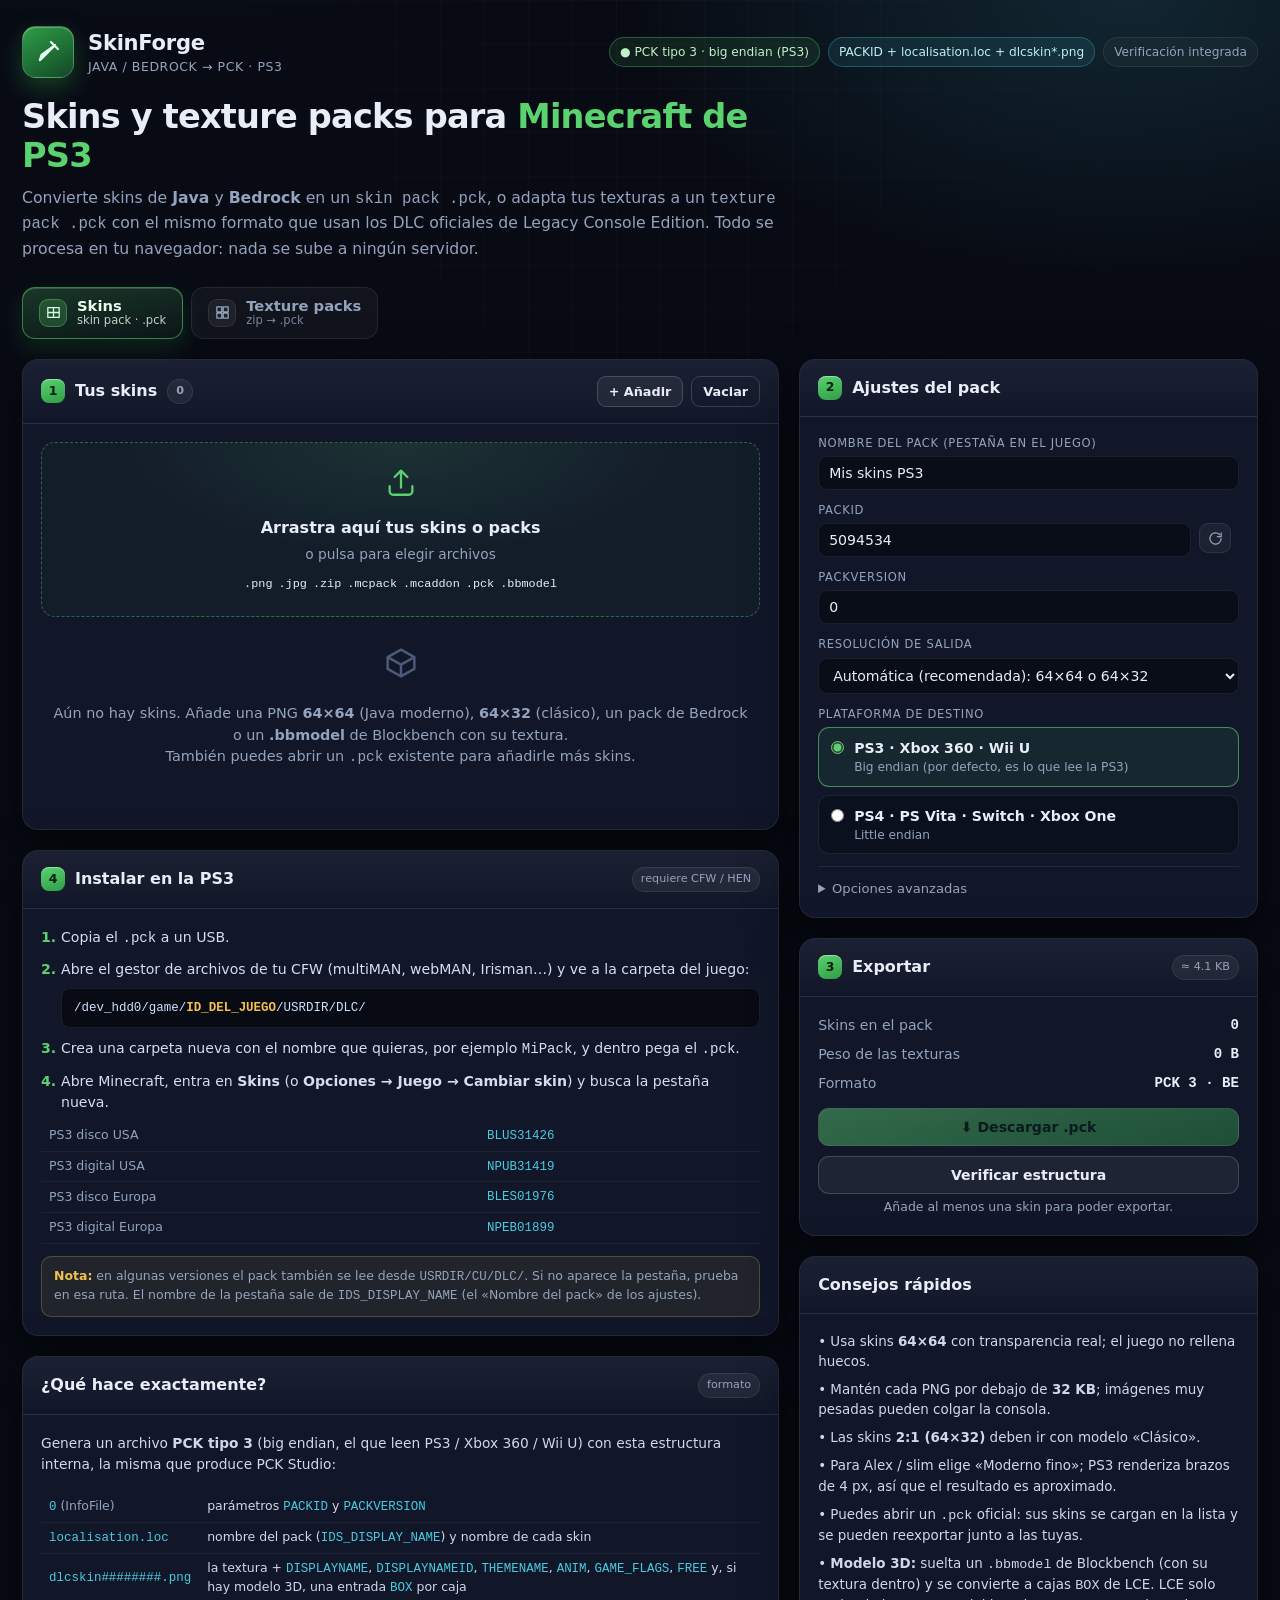
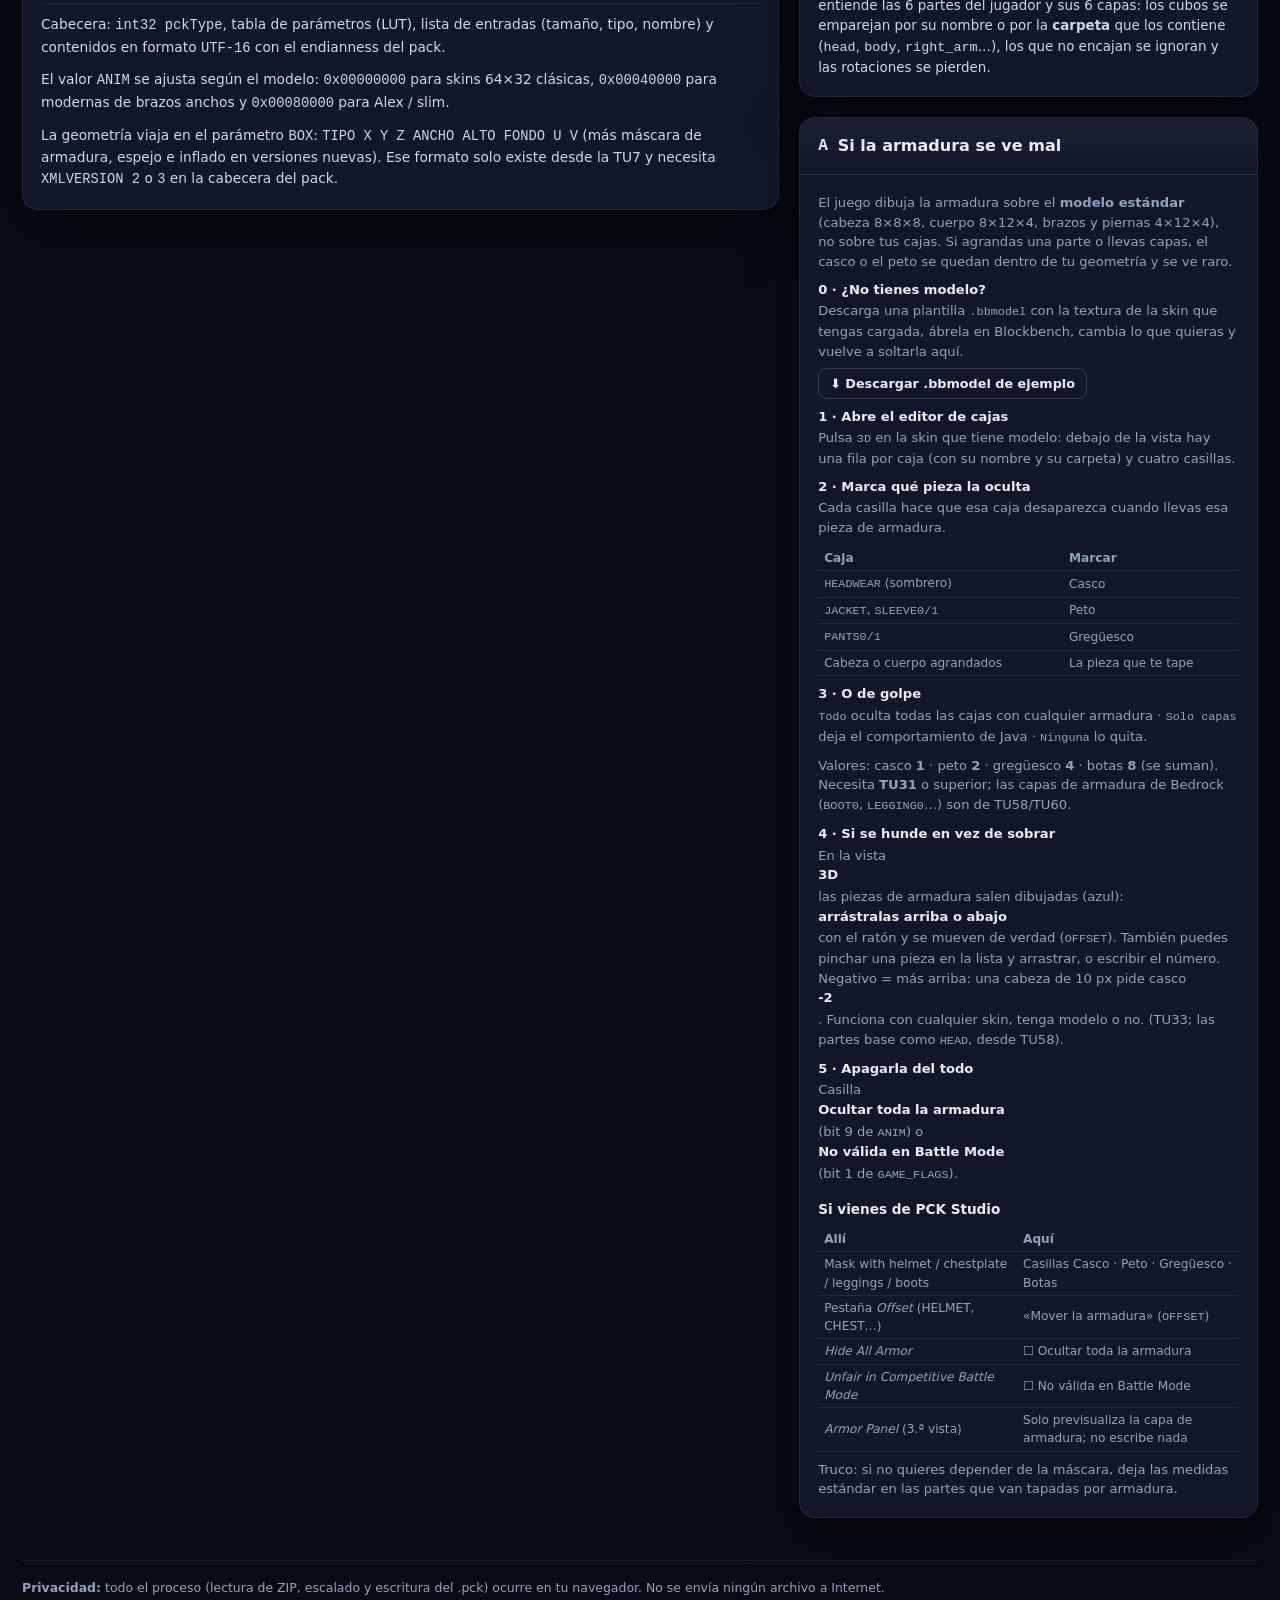
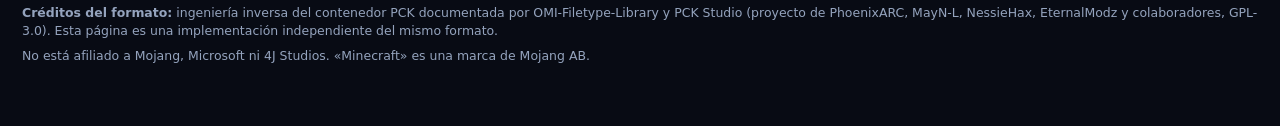
<file: index.html>
<!DOCTYPE html>
<html lang="es">
<head>
<meta charset="utf-8">
<meta name="viewport" content="width=device-width, initial-scale=1">
<title>SkinForge — Skins de Java/Bedrock a .pck para PS3</title>
<meta name="description" content="Convierte skins PNG de Minecraft Java o packs de Bedrock (.mcpack/.zip) en un skin pack .pck para Minecraft PS3 (Legacy Console Edition). Todo en tu navegador, sin subir archivos.">
<style>
/* ================= SkinForge — estilos (sin recursos externos) ================= */
:root {
  --bg: #080b14;
  --bg2: #0c1220;
  --panel: rgba(19, 26, 44, 0.92);
  --panel-2: rgba(13, 19, 33, 0.9);
  --line: rgba(255, 255, 255, 0.08);
  --line-strong: rgba(255, 255, 255, 0.16);
  --text: #e8edf7;
  --muted: #94a3bd;
  --green: #5ad26f;
  --green-dark: #2f9d48;
  --cyan: #48cbe0;
  --gold: #f2c14e;
  --red: #ff6b6b;
  --radius: 16px;
  --shadow: 0 18px 50px rgba(0, 0, 0, 0.55);
  --mono: ui-monospace, SFMono-Regular, Menlo, Consolas, "Liberation Mono", monospace;
  --sans: system-ui, -apple-system, "Segoe UI", Roboto, "Helvetica Neue", Arial, sans-serif;
}

* { box-sizing: border-box; }

html, body { margin: 0; padding: 0; }

body {
  font-family: var(--sans);
  color: var(--text);
  background:
    radial-gradient(1100px 600px at 12% -10%, rgba(90, 210, 111, 0.16), transparent 60%),
    radial-gradient(900px 500px at 88% 0%, rgba(72, 203, 224, 0.14), transparent 55%),
    radial-gradient(700px 700px at 50% 120%, rgba(120, 90, 255, 0.12), transparent 60%),
    var(--bg);
  min-height: 100vh;
  line-height: 1.5;
  -webkit-font-smoothing: antialiased;
}

body::before {
  content: "";
  position: fixed;
  inset: 0;
  background-image: linear-gradient(rgba(255, 255, 255, 0.022) 1px, transparent 1px),
    linear-gradient(90deg, rgba(255, 255, 255, 0.022) 1px, transparent 1px);
  background-size: 44px 44px;
  pointer-events: none;
  mask-image: radial-gradient(ellipse at 50% 0%, black, transparent 75%);
}

a { color: var(--cyan); text-decoration: none; }
a:hover { text-decoration: underline; }

.wrap { max-width: 1280px; margin: 0 auto; padding: 26px 22px 80px; position: relative; }

/* ------------------------------- header ------------------------------- */
header.hero { margin-bottom: 26px; }
.hero-top { display: flex; flex-wrap: wrap; gap: 16px 22px; align-items: center; justify-content: space-between; }

.brand { display: flex; align-items: center; gap: 14px; }
.logo {
  width: 52px; height: 52px; border-radius: 14px; flex: 0 0 auto;
  background: linear-gradient(150deg, #2f9d48, #1d6b33 60%, #14472a);
  display: grid; place-items: center;
  border: 1px solid rgba(255, 255, 255, 0.18);
  box-shadow: 0 10px 24px rgba(47, 157, 72, 0.35), inset 0 1px 0 rgba(255, 255, 255, 0.25);
}
.brand h1 { margin: 0; font-size: 1.32rem; letter-spacing: -0.3px; }
.brand .tag { font-size: 0.78rem; color: var(--muted); letter-spacing: 0.6px; text-transform: uppercase; }

.hero-copy { max-width: 760px; margin-top: 20px; }
.hero-copy h2 { margin: 0 0 10px; font-size: clamp(1.5rem, 3.1vw, 2.1rem); line-height: 1.16; letter-spacing: -0.8px; }
.hero-copy h2 em { font-style: normal; color: var(--green); }
.hero-copy p { margin: 0; color: var(--muted); font-size: 0.98rem; }
.hero-chips { display: flex; flex-wrap: wrap; gap: 8px; }
.chip {
  font-size: 0.76rem; padding: 5px 10px; border-radius: 999px; color: var(--muted);
  border: 1px solid var(--line); background: rgba(255, 255, 255, 0.03);
  display: inline-flex; align-items: center; gap: 6px;
}
.chip b { color: var(--text); font-weight: 600; }
.chip.green { color: #bff0c8; border-color: rgba(90, 210, 111, 0.35); background: rgba(90, 210, 111, 0.1); }
.chip.cyan { color: #bdeef7; border-color: rgba(72, 203, 224, 0.3); background: rgba(72, 203, 224, 0.1); }

/* -------------------------------- layout ------------------------------ */
.grid { display: grid; grid-template-columns: minmax(0, 1.65fr) minmax(340px, 1fr); gap: 20px; align-items: start; }
.col { display: grid; gap: 20px; }

.card {
  background: var(--panel);
  border: 1px solid var(--line);
  border-radius: var(--radius);
  box-shadow: var(--shadow);
  backdrop-filter: blur(8px);
  overflow: hidden;
}
.card-head {
  display: flex; align-items: center; gap: 12px; justify-content: space-between;
  padding: 16px 18px; border-bottom: 1px solid var(--line);
  background: linear-gradient(180deg, rgba(255, 255, 255, 0.045), transparent);
}
.card-head h3 { margin: 0; font-size: 1rem; display: flex; align-items: center; gap: 10px; }
.step {
  width: 24px; height: 24px; border-radius: 8px; display: grid; place-items: center;
  font-size: 0.78rem; font-weight: 700; color: #06210f;
  background: linear-gradient(160deg, var(--green), var(--green-dark));
  box-shadow: inset 0 1px 0 rgba(255, 255, 255, 0.4);
}
.card-body { padding: 18px; }
.card-head .tools { display: flex; gap: 8px; align-items: center; }

/* ------------------------------- botones ------------------------------ */
button { font-family: inherit; font-size: 0.88rem; cursor: pointer; }
.btn {
  border-radius: 11px; padding: 10px 15px; border: 1px solid var(--line-strong);
  background: rgba(255, 255, 255, 0.06); color: var(--text);
  font-weight: 600; transition: transform 0.12s ease, background 0.15s, border-color 0.15s, box-shadow 0.2s;
  display: inline-flex; align-items: center; gap: 8px; justify-content: center;
}
.btn:hover { background: rgba(255, 255, 255, 0.12); }
.btn:active { transform: translateY(1px); }
.btn.primary {
  background: linear-gradient(165deg, #67dd7b, #2f9d48);
  border-color: rgba(255, 255, 255, 0.28); color: #04210e;
  box-shadow: 0 10px 26px rgba(47, 157, 72, 0.35), inset 0 1px 0 rgba(255, 255, 255, 0.35);
}
.btn.primary:hover { filter: brightness(1.06); }
.btn.ghost { background: transparent; }
.btn.block { width: 100%; }
.btn:disabled { opacity: 0.42; cursor: not-allowed; box-shadow: none; }
.btn.sm { padding: 7px 11px; font-size: 0.8rem; border-radius: 9px; }

/* ------------------------------ dropzone ------------------------------ */
.dropzone {
  border: 1.5px dashed rgba(90, 210, 111, 0.4);
  border-radius: 14px;
  background:
    radial-gradient(400px 160px at 50% 0%, rgba(90, 210, 111, 0.12), transparent 70%),
    rgba(90, 210, 111, 0.03);
  padding: 22px 18px;
  text-align: center;
  transition: background 0.18s, border-color 0.18s, transform 0.18s;
  cursor: pointer;
}
.dropzone.over { border-color: var(--green); background: rgba(90, 210, 111, 0.16); transform: scale(1.005); }
.dropzone .dz-title { font-weight: 700; margin: 10px 0 4px; }
.dropzone .dz-sub { color: var(--muted); font-size: 0.86rem; margin-bottom: 12px; }
.dropzone .dz-formats { display: flex; gap: 6px; justify-content: center; flex-wrap: wrap; margin-top: 12px; }
.dropzone .dz-formats code { font-size: 0.74rem; }

/* -------------------------------- lista ------------------------------- */
.skin-list { display: grid; gap: 12px; margin-top: 16px; }
.skin-card {
  display: grid; grid-template-columns: 92px minmax(0, 1fr) 44px; gap: 14px;
  padding: 12px; border-radius: 14px; border: 1px solid var(--line);
  background: var(--panel-2);
  animation: pop 0.22s ease;
}
@keyframes pop { from { opacity: 0; transform: translateY(6px); } to { opacity: 1; transform: none; } }
.skin-thumb {
  position: relative; width: 92px; height: 92px; border-radius: 12px; overflow: hidden;
  border: 1px solid var(--line-strong);
  background-color: #0a0f1a;
  background-image:
    linear-gradient(45deg, #1a2234 25%, transparent 25%, transparent 75%, #1a2234 75%),
    linear-gradient(45deg, #1a2234 25%, transparent 25%, transparent 75%, #1a2234 75%);
  background-size: 16px 16px;
  background-position: 0 0, 8px 8px;
  display: grid; place-items: center;
}
.skin-thumb img { width: 100%; height: 100%; object-fit: contain; image-rendering: pixelated; }
.skin-thumb .badge {
  position: absolute; bottom: 4px; left: 4px; font-size: 0.62rem; font-family: var(--mono);
  background: rgba(0, 0, 0, 0.66); padding: 2px 5px; border-radius: 6px; color: #cfe0ff;
}
.skin-fields { display: grid; gap: 8px; min-width: 0; }
.field { display: grid; gap: 4px; min-width: 0; }
.field > span { font-size: 0.72rem; text-transform: uppercase; letter-spacing: 0.7px; color: var(--muted); }
.field input, .field select {
  width: 100%; padding: 8px 10px; border-radius: 9px; color: var(--text);
  background: rgba(8, 12, 22, 0.85); border: 1px solid var(--line);
  font-family: inherit; font-size: 0.88rem; min-width: 0;
}
.field input:focus, .field select:focus { outline: none; border-color: rgba(90, 210, 111, 0.65); box-shadow: 0 0 0 3px rgba(90, 210, 111, 0.14); }
.field-row { display: grid; grid-template-columns: 1fr 96px; gap: 8px; }
.skin-meta { display: flex; flex-wrap: wrap; gap: 6px; }
.pill { font-size: 0.7rem; padding: 3px 8px; border-radius: 999px; background: rgba(255, 255, 255, 0.06); color: var(--muted); border: 1px solid var(--line); }
.pill.danger { color: #ffd0d0; border-color: rgba(255, 107, 107, 0.45); background: rgba(255, 107, 107, 0.14); }
.skin-actions { display: grid; gap: 6px; align-content: start; }
.icon-btn {
  width: 32px; height: 30px; border-radius: 9px; border: 1px solid var(--line);
  background: rgba(255, 255, 255, 0.05); color: var(--muted); font-size: 0.78rem;
  display: grid; place-items: center; transition: all 0.14s;
}
.icon-btn:hover { color: var(--text); background: rgba(255, 255, 255, 0.12); }
.icon-btn.del:hover { color: #fff; background: rgba(255, 107, 107, 0.75); border-color: transparent; }
.icon-btn.doll-btn { font-size: 0.66rem; letter-spacing: 0.4px; color: #bdeef7; border-color: rgba(72, 203, 224, 0.3); }

.empty { text-align: center; padding: 26px 10px; color: var(--muted); font-size: 0.9rem; }
.empty .big { font-size: 1.7rem; display: block; margin-bottom: 8px; }

/* ------------------------------ ajustes ------------------------------- */
.settings { display: grid; gap: 12px; }
.settings .field-row { grid-template-columns: 1fr 40px; }
.radio-group { display: grid; gap: 8px; }
.radio {
  display: flex; gap: 10px; align-items: flex-start; padding: 10px 12px; border-radius: 11px;
  border: 1px solid var(--line); background: rgba(8, 12, 22, 0.6); cursor: pointer;
}
.radio:hover { border-color: var(--line-strong); }
.radio input[type="radio"] {
  margin: 3px 0 0; width: auto; flex: 0 0 auto; padding: 0;
  accent-color: var(--green); appearance: auto; background: none; border: none; box-shadow: none;
}
.radio span { display: block; min-width: 0; }
.radio .r-title { display: block; font-size: 0.88rem; font-weight: 600; }
.radio .r-sub { display: block; font-size: 0.76rem; color: var(--muted); line-height: 1.35; }
.radio:has(input:checked) { border-color: rgba(90, 210, 111, 0.6); background: rgba(90, 210, 111, 0.09); }

details.adv { border-top: 1px solid var(--line); padding-top: 12px; }
details.adv summary { cursor: pointer; font-size: 0.82rem; color: var(--muted); }
details.adv summary:hover { color: var(--text); }
details.adv .adv-body { display: grid; gap: 10px; padding-top: 12px; }

/* ------------------------------- resumen ------------------------------ */
.summary { display: grid; gap: 8px; margin-bottom: 14px; }
.summary .row { display: flex; justify-content: space-between; font-size: 0.88rem; }
.summary .row span:first-child { color: var(--muted); }
.summary .row b { font-family: var(--mono); }
.actions { display: grid; gap: 10px; }
.hint { font-size: 0.78rem; color: var(--muted); margin-top: 4px; text-align: center; }

.log { display: none; margin-top: 14px; border: 1px solid var(--line); border-radius: 12px; overflow: hidden; }
.log.show { display: block; }
.log-head { padding: 10px 12px; background: rgba(90, 210, 111, 0.08); border-bottom: 1px solid var(--line); display: grid; gap: 4px; font-size: 0.84rem; }
.log-head .muted { font-size: 0.76rem; }
.log-rows { display: grid; }
.log-row { padding: 8px 12px; border-bottom: 1px solid rgba(255, 255, 255, 0.05); display: grid; gap: 3px; }
.log-row:last-child { border-bottom: none; }
.log-row .log-name { display: flex; justify-content: space-between; gap: 10px; align-items: baseline; }
.log-row .log-name code { font-size: 0.76rem; color: #d6e6ff; overflow-wrap: anywhere; }
.log-row .log-name .t { font-size: 0.68rem; color: var(--muted); white-space: nowrap; }
.log-row .log-params { font-size: 0.7rem; color: var(--muted); overflow-wrap: anywhere; font-family: var(--mono); line-height: 1.45; }
.muted { color: var(--muted); }
.num { font-family: var(--mono); }

/* ------------------------------ instrucciones ------------------------- */
ol.steps { margin: 0; padding-left: 20px; display: grid; gap: 10px; font-size: 0.88rem; color: #d5deee; }
ol.steps li::marker { color: var(--green); font-weight: 700; }
pre.path {
  font-family: var(--mono); font-size: 0.78rem; background: rgba(0, 0, 0, 0.5);
  border: 1px solid var(--line); border-radius: 9px; padding: 10px 12px; margin: 8px 0 0;
  overflow-x: auto; color: #cfe0ff;
}
pre.path b { color: var(--gold); }
table.ids { width: 100%; border-collapse: collapse; font-size: 0.78rem; margin-top: 8px; }
table.ids td { padding: 5px 8px; border-bottom: 1px solid rgba(255, 255, 255, 0.05); }
table.ids td:first-child { color: var(--muted); }
table.ids code { font-family: var(--mono); color: var(--cyan); }
.note { font-size: 0.78rem; color: var(--muted); margin-top: 12px; padding: 10px 12px; border-radius: 10px; background: rgba(242, 193, 78, 0.08); border: 1px solid rgba(242, 193, 78, 0.25); }
.note b { color: var(--gold); }

/* -------------------------------- toasts ------------------------------ */
#toasts { position: fixed; right: 18px; top: 18px; display: grid; gap: 10px; z-index: 90; max-width: min(380px, calc(100vw - 36px)); }
.toast {
  padding: 11px 14px; border-radius: 12px; font-size: 0.85rem; line-height: 1.4;
  background: rgba(16, 22, 36, 0.97); border: 1px solid var(--line-strong);
  box-shadow: 0 14px 34px rgba(0, 0, 0, 0.5);
  animation: slide 0.22s ease;
}
.toast.ok { border-color: rgba(90, 210, 111, 0.55); box-shadow: 0 14px 34px rgba(47, 157, 72, 0.25); }
.toast.error { border-color: rgba(255, 107, 107, 0.6); }
.toast.warn { border-color: rgba(242, 193, 78, 0.6); }
.toast.out { opacity: 0; transform: translateY(8px); transition: all 0.35s; }
.toast code { font-family: var(--mono); font-size: 0.8em; }
@keyframes slide { from { opacity: 0; transform: translateY(10px); } to { opacity: 1; transform: none; } }

/* -------------------------------- modal ------------------------------- */
.overlay {
  position: fixed; inset: 0; background: rgba(3, 6, 12, 0.82); backdrop-filter: blur(4px);
  display: none; place-items: center; z-index: 80; padding: 20px;
}
.overlay.show { display: grid; }
.modal {
  background: var(--panel); border: 1px solid var(--line-strong); border-radius: 18px;
  padding: 18px; box-shadow: var(--shadow); display: grid; gap: 12px; max-width: 100%;
  text-align: center;
  /* el editor de cajas puede ser largo: el modal scrollea por dentro */
  max-height: 92vh; overflow-y: auto; overscroll-behavior: contain;
  width: min(780px, 96vw);
}
.modal > * { flex: none; }
.modal canvas {
  image-rendering: pixelated; background: rgba(0, 0, 0, 0.35); border-radius: 12px;
  border: 1px solid var(--line);
  max-width: 100%; height: auto;
}
.modal h4 { margin: 0; font-size: 1rem; }
.modal .muted { font-size: 0.8rem; }

/* -------------------------------- footer ------------------------------ */
footer.foot { margin-top: 30px; color: var(--muted); font-size: 0.78rem; display: grid; gap: 6px; }
footer.foot hr { border: none; border-top: 1px solid var(--line); margin: 12px 0; }

body.busy { cursor: progress; }
body.busy .dropzone { opacity: 0.7; }

/* ------------------------------ responsive ---------------------------- */
@media (max-width: 980px) {
  /* una sola columna, pero en orden lógico: skins → ajustes → exportar → instalar */
  .grid { display: flex; flex-direction: column; }
  .col { display: contents; }
  #skinsCard { order: 1; }
  #settingsCard { order: 2; }
  #exportCard { order: 3; }
  #installCard { order: 4; }
  #tipsCard { order: 5; }
  #whatCard { order: 6; }
  #armorCard { order: 7; }
  .hero-copy { max-width: none; }
}
@media (max-width: 560px) {
  .wrap { padding: 18px 14px 60px; }
  .skin-card { grid-template-columns: 72px minmax(0, 1fr); }
  .skin-thumb { width: 72px; height: 72px; }
  .skin-actions { grid-column: 1 / -1; grid-auto-flow: column; justify-content: end; }
  .field-row { grid-template-columns: 1fr 1fr; }
}

/* ================================ PESTAÑAS ================================ */
.tabs { display: flex; gap: 8px; margin: 0 0 20px; flex-wrap: wrap; }
.tab {
  display: flex; align-items: center; gap: 10px; padding: 10px 16px;
  border-radius: 13px; border: 1px solid var(--line); background: rgba(255, 255, 255, 0.04);
  color: var(--muted); transition: all 0.16s ease;
}
.tab:hover { color: var(--text); background: rgba(255, 255, 255, 0.08); }
.tab .tab-ico { display: grid; place-items: center; width: 28px; height: 28px; border-radius: 9px;
  background: rgba(255, 255, 255, 0.06); border: 1px solid var(--line); }
.tab .tab-txt { display: grid; text-align: left; line-height: 1.15; }
.tab .tab-txt b { font-size: 0.92rem; color: inherit; }
.tab .tab-txt span { font-size: 0.72rem; opacity: 0.8; }
.tab.active {
  color: #eafff0; border-color: rgba(90, 210, 111, 0.55);
  background: linear-gradient(170deg, rgba(90, 210, 111, 0.22), rgba(90, 210, 111, 0.06));
  box-shadow: 0 10px 26px rgba(47, 157, 72, 0.2), inset 0 1px 0 rgba(255, 255, 255, 0.15);
}
.tab.active .tab-ico { background: rgba(90, 210, 111, 0.22); border-color: rgba(90, 210, 111, 0.4); color: #d6ffe0; }
.tabpanel[hidden] { display: none; }

/* dropzone reducida */
.dropzone.compact { padding: 16px 14px; }
.dropzone.compact svg { width: 26px; height: 26px; }
.dropzone.compact .dz-title { margin: 8px 0 2px; font-size: 0.92rem; }
.dropzone.compact .dz-sub { margin-bottom: 0; font-size: 0.78rem; }
.dropzone code { font-size: 0.78rem; }

/* info del pack base */
.base-info { display: grid; gap: 6px; margin-top: 14px; }
.base-info .row { display: flex; justify-content: space-between; gap: 10px; font-size: 0.82rem; }
.base-info .row span:first-child { color: var(--muted); }
.base-info .row b { font-family: var(--mono); font-weight: 500; overflow-wrap: anywhere; text-align: right; }
.asset-list { display: grid; gap: 4px; margin-top: 12px; max-height: 220px; overflow: auto; padding-right: 4px; }
.asset-list .a-row {
  display: flex; justify-content: space-between; gap: 10px; font-size: 0.75rem;
  padding: 5px 8px; border-radius: 8px; background: rgba(255, 255, 255, 0.035); border: 1px solid var(--line);
}
.asset-list .a-row code { color: #cfe0ff; overflow-wrap: anywhere; }
.asset-list .a-row .t { color: var(--muted); white-space: nowrap; }
.asset-list .a-row.patched { border-color: rgba(90, 210, 111, 0.5); background: rgba(90, 210, 111, 0.12); }

/* informe de coincidencias */
.report { display: grid; gap: 6px; margin-top: 14px; }
.report:empty { display: none; }
.report .r-row {
  display: grid; grid-template-columns: 20px minmax(0, 1fr); gap: 8px; align-items: start;
  padding: 8px 10px; border-radius: 10px; border: 1px solid var(--line);
  background: rgba(8, 12, 22, 0.6); font-size: 0.78rem;
}
.report .r-row.ok { border-color: rgba(90, 210, 111, 0.45); background: rgba(90, 210, 111, 0.08); }
.report .r-row.warn { border-color: rgba(242, 193, 78, 0.45); background: rgba(242, 193, 78, 0.08); }
.report .r-row.err { border-color: rgba(255, 107, 107, 0.45); background: rgba(255, 107, 107, 0.08); }
.report .r-ico { text-align: center; font-weight: 700; }
.report .r-main { display: grid; gap: 2px; min-width: 0; }
.report .r-src { font-family: var(--mono); font-size: 0.73rem; color: var(--muted); overflow-wrap: anywhere; }
.report .r-dst { font-size: 0.78rem; overflow-wrap: anywhere; }
.report .r-dst code { color: #cfe0ff; }
.report .r-note { font-size: 0.71rem; color: var(--muted); }

@media (max-width: 560px) {
  .tab { flex: 1 1 auto; padding: 9px 12px; }
  .tab .tab-txt span { display: none; }
}

.pill.ok-pill { color: #bff0c8; border-color: rgba(90, 210, 111, 0.55); background: rgba(90, 210, 111, 0.16); }

/* ---------------------------- modelo 3D ---------------------------- */
.model-row { display: flex; align-items: center; gap: 8px; flex-wrap: wrap; }
.model-row .btn { padding: 5px 9px; font-size: 0.75rem; }
.pill.model-on { color: #bdeef7; border-color: rgba(72, 203, 224, 0.5); background: rgba(72, 203, 224, 0.14); }
.doll-note { font-size: 0.74rem; color: var(--muted); max-width: 420px; text-align: left; }
.doll-note:empty { display: none; }
.doll-note ul { margin: 6px 0 0; padding-left: 16px; display: grid; gap: 3px; }
.doll-note b { color: var(--gold); font-weight: 600; }
/* ------------------- ¿el modelo cabe en el formato del juego? --------- */
.compat { display: grid; gap: 4px; margin: 0 0 8px; padding: 8px 10px; border-radius: 9px;
  font-size: 0.74rem; line-height: 1.45; text-align: left; border: 1px solid var(--line);
  background: rgba(255, 255, 255, 0.03); }
.compat b { font-size: 0.8rem; color: var(--text); }
.compat ul { margin: 0; padding-left: 16px; display: grid; gap: 2px; color: var(--muted); }
.compat span { color: var(--muted); }
.compat-bad { border-color: rgba(255, 90, 90, 0.55); background: rgba(255, 60, 60, 0.09); }
.compat-bad b { color: #ffd0d0; }
.compat-warn { border-color: rgba(255, 196, 84, 0.45); background: rgba(255, 196, 84, 0.07); }
.compat-warn b { color: var(--gold); }
.compat-ok { border-color: rgba(120, 220, 140, 0.4); background: rgba(120, 220, 140, 0.06); }
.compat-ok b { color: #b8f0c4; }
.pill.no-compat { font-weight: 600; }
#dollCanvas { max-height: 46vh; }

/* --------------------- editor de cajas / armadura -------------------- */
.box-editor { width: 100%; max-height: 34vh; overflow-y: auto; display: grid; gap: 6px; text-align: left; }
.box-editor:empty { display: none; }
.box-editor .be-head { display: flex; flex-wrap: wrap; gap: 6px; align-items: center; font-size: 0.74rem; color: var(--muted); }
.box-editor .be-head .btn { padding: 4px 8px; font-size: 0.7rem; }
.box-row {
  display: grid; grid-template-columns: 1fr auto; gap: 8px; align-items: center;
  background: rgba(255, 255, 255, 0.03); border: 1px solid var(--line);
  border-radius: 8px; padding: 6px 8px; font-size: 0.74rem;
}
.box-row .be-type { font-family: ui-monospace, monospace; font-size: 0.72rem; color: var(--cyan-bright, #6ee7f9); }
.box-row .be-size { color: var(--muted); font-size: 0.68rem; }
.box-row .be-mask { display: flex; gap: 6px; }
.box-row label.arm {
  display: flex; align-items: center; gap: 3px; cursor: pointer;
  background: rgba(255, 255, 255, 0.04); border: 1px solid var(--line);
  border-radius: 6px; padding: 3px 6px; font-size: 0.68rem; user-select: none;
}
.box-row label.arm:has(input:checked) { border-color: rgba(94, 214, 122, 0.6); background: rgba(94, 214, 122, 0.16); color: #d6f7dd; }
.box-row label.arm input { margin: 0; width: 11px; height: 11px; accent-color: #5ed67a; }
.armor-hint { font-size: 0.72rem; color: var(--muted); line-height: 1.45; }
.armor-hint b { color: var(--gold); }
.pill.warn-pill { color: #ffe1a8; border-color: rgba(230, 170, 60, 0.5); background: rgba(230, 170, 60, 0.14); }
.overlay.with-boxes #dollCanvas { max-height: 30vh; margin: 0 auto; }
.overlay.with-boxes .box-editor { justify-self: stretch; }
.overlay.with-boxes .doll-note { max-height: 22vh; overflow-y: auto; scrollbar-width: thin; }

/* tarjeta de ayuda de armadura */
.armor-help { display: grid; gap: 8px; font-size: 0.82rem; color: var(--muted); line-height: 1.5; }
.armor-help h5 { margin: 0; font-size: 0.85rem; color: var(--text); }
.armor-help table { width: 100%; border-collapse: collapse; font-size: 0.76rem; }
.armor-help th, .armor-help td { text-align: left; padding: 3px 6px; border-bottom: 1px solid var(--line); }
.armor-help code { font-size: 0.74rem; }
.armor-help .armor-step { display: block; }
.armor-help .armor-step b { display: block; color: var(--text); margin-bottom: 2px; }
.armor-help .armor-step span { display: block; }
.armor-help .armor-step .btn { margin-top: 6px; }
.armor-help .armor-step code { word-break: break-word; }

/* ------------- armadura del jugador: OFFSET y flags --------------- */
.armor-offsets { display: grid; gap: 8px; }
.off-grid { display: grid; grid-template-columns: repeat(auto-fit, minmax(120px, 1fr)); gap: 6px; }
.off {
  display: grid; grid-template-columns: 1fr 46px; align-items: center; gap: 6px;
  background: rgba(255, 255, 255, 0.03); border: 1px solid var(--line);
  border-radius: 8px; padding: 4px 8px; font-size: 0.7rem; color: var(--muted);
}
.off { cursor: pointer; }
.off:hover { border-color: var(--line-strong); color: var(--text); }
.off b {
  text-align: center; font-size: 0.76rem; font-family: var(--mono);
  background: var(--bg-2, #0c1220); color: var(--text); border: 1px solid var(--line-strong);
  border-radius: 6px; padding: 3px 4px;
}
.be-flags { display: flex; gap: 8px; flex-wrap: wrap; }

/* pieza de armadura seleccionada (arrastre en la vista 3D) */
.off.sel { border-color: rgba(255, 196, 110, 0.9); background: rgba(255, 186, 84, 0.14); color: var(--text); }
#dollCanvas { touch-action: none; }
.overlay.with-boxes #dollCanvas { cursor: default; }

/* barra de la vista 3D */
.doll-tools { display: flex; align-items: center; gap: 10px; justify-content: center; flex-wrap: wrap; }
.doll-tools .arm { font-size: 0.74rem; padding: 4px 8px; }
.doll-tools .muted { font-size: 0.7rem; }

/* ======================== EDITOR DE SKIN (píxeles) ======================== */
#editOverlay .modal.editor-modal {
  width: min(820px, 96vw); text-align: left; gap: 10px;
  grid-template-rows: none;   /* filas al contenido; el modal scrollea si hace falta */
  max-height: 94vh;
}
.ed-top { display: flex; align-items: center; gap: 10px; justify-content: space-between; flex-wrap: wrap; }
.ed-top h4 { margin: 0; }
.ed-zoom { display: flex; align-items: center; gap: 6px; }
.ed-zoom .zval { font-family: var(--mono); font-size: 0.78rem; color: var(--muted); min-width: 34px; text-align: center; }
.ed-stage {
  display: grid; place-items: center; overflow: auto; padding: 8px;
  background:
    linear-gradient(45deg, rgba(255,255,255,0.04) 25%, transparent 25%, transparent 75%, rgba(255,255,255,0.04) 75%) 0 0 / 16px 16px,
    linear-gradient(45deg, rgba(255,255,255,0.04) 25%, transparent 25%, transparent 75%, rgba(255,255,255,0.04) 75%) 8px 8px / 16px 16px,
    rgba(0, 0, 0, 0.35);
  border: 1px solid var(--line); border-radius: 12px; min-height: 0;
  height: clamp(180px, 42vh, 430px);
  touch-action: none; overscroll-behavior: contain;
}
#edCanvas { image-rendering: pixelated; touch-action: none; cursor: crosshair; background: transparent;
  border-radius: 4px; box-shadow: 0 0 0 1px rgba(255,255,255,0.08); }
.ed-tools { display: flex; gap: 8px; flex-wrap: wrap; align-items: center; }
.ed-tools .tool {
  display: inline-flex; align-items: center; gap: 6px; padding: 8px 12px; font-size: 0.82rem;
  border-radius: 10px; border: 1px solid var(--line); background: rgba(255,255,255,0.04); color: var(--muted);
}
.ed-tools .tool.sel { color: #08131f; background: linear-gradient(180deg, #7ee0f4, #45b6cf); border-color: transparent; font-weight: 700; }
.ed-color { display: inline-flex; align-items: center; gap: 8px; font-size: 0.8rem; color: var(--muted);
  border: 1px solid var(--line); border-radius: 10px; padding: 5px 10px; background: rgba(255,255,255,0.04); }
.ed-color input[type=color] { width: 44px; height: 34px; padding: 0; border: none; background: none; border-radius: 8px; }
.ed-swatches { display: flex; gap: 6px; flex-wrap: wrap; }
.ed-swatches button { width: 26px; height: 26px; border-radius: 7px; border: 1px solid rgba(255,255,255,0.25); padding: 0; }
.ed-layers { display: grid; gap: 8px; border-top: 1px solid var(--line); padding-top: 10px; }
.ed-layers-head { display: flex; align-items: center; gap: 8px; flex-wrap: wrap; }
.ed-layers-head b { font-size: 0.86rem; }
.ed-layers-head .btn { padding: 6px 10px; font-size: 0.76rem; }
.ed-layer-list { display: grid; gap: 6px; max-height: 24vh; overflow-y: auto; }
.ed-layer {
  display: grid; grid-template-columns: auto 1fr auto auto auto; gap: 8px; align-items: center;
  background: rgba(255,255,255,0.03); border: 1px solid var(--line); border-radius: 10px; padding: 6px 8px;
}
.ed-layer.sel { border-color: rgba(110, 231, 249, 0.6); background: rgba(110, 231, 249, 0.10); }
.ed-layer .eye { width: 34px; height: 34px; border-radius: 9px; border: 1px solid var(--line);
  background: rgba(255,255,255,0.05); color: var(--text); font-size: 0.95rem; }
.ed-layer .eye.off { color: var(--muted); text-decoration: line-through; }
.ed-layer .ln { display: grid; gap: 1px; min-width: 0; }
.ed-layer .ln b { font-size: 0.8rem; font-weight: 600; overflow: hidden; text-overflow: ellipsis; white-space: nowrap; }
.ed-layer .ln span { font-size: 0.68rem; color: var(--muted); }
.ed-layer input[type=range] { width: 84px; accent-color: #6ee7f9; }
.ed-layer .del { width: 34px; height: 34px; }
.ed-actions { display: flex; gap: 8px; flex-wrap: wrap; justify-content: flex-end; border-top: 1px solid var(--line); padding-top: 10px; }
.ed-actions .btn { padding: 10px 16px; }

@media (max-width: 700px) {
  #editOverlay { padding: 0; }
  #editOverlay .modal.editor-modal {
    width: 100%; max-width: 100%; height: 100dvh; max-height: 100dvh; border-radius: 0;
    padding: 10px 12px calc(10px + env(safe-area-inset-bottom)); gap: 8px;
    grid-template-rows: none;   /* filas al contenido: el modal ya scrollea solo */
  }
  .ed-stage { height: clamp(150px, 34vh, 300px); max-height: none; min-height: 0; }
  .ed-tools { gap: 6px; }
  .ed-tools .tool { flex: 1 1 auto; justify-content: center; min-height: 46px; font-size: 0.8rem; }
  .ed-zoom .btn, .ed-layers-head .btn, .ed-actions .btn { min-height: 44px; }
  .ed-actions { justify-content: stretch; }
  .ed-actions .btn { flex: 1 1 40%; }
  .ed-layer { grid-template-columns: auto 1fr auto auto; }
  .ed-layer [data-act="up"] { display: none; }
  .ed-layer input[type=range] { width: 64px; }
  .ed-layer-list { max-height: 20vh; }
  #skinsCard .skin-actions .icon-btn { min-width: 40px; min-height: 40px; }
}

.ed-zoom .ed-check {
  display: inline-flex; align-items: center; gap: 6px; font-size: 0.76rem; color: var(--muted);
  border: 1px solid var(--line); border-radius: 9px; padding: 6px 9px; background: rgba(255,255,255,0.04);
  min-height: 36px; cursor: pointer;
}
.ed-zoom .ed-check input { width: 16px; height: 16px; accent-color: #6ee7f9; margin: 0; }
.ed-layer .eye { font-size: 1rem; line-height: 1; }
.icon-btn.edit-btn svg { display: block; }
@media (max-width: 700px) {
  .ed-zoom .ed-check { min-height: 44px; }
}

/* el lienzo del editor no se deforma: si hace zoom, el marco scrollea */
#editOverlay #edCanvas { max-width: none; height: auto; }

/* en el móvil los avisos van abajo, para no tapar el lienzo del editor */
@media (max-width: 700px) {
  #toasts {
    top: auto; bottom: calc(10px + env(safe-area-inset-bottom));
    left: 10px; right: 10px; max-width: none; gap: 8px;
  }
  .toast { font-size: 0.8rem; padding: 9px 12px; }
}

/* ------------------- editor de geometría (cajas BOX) ------------------ */
.geo-editor { width: 100%; display: grid; gap: 6px; text-align: left; max-height: 30vh; overflow-y: auto; }
.geo-editor:empty { display: none; }
.geo-head { display: flex; align-items: center; gap: 8px; flex-wrap: wrap; font-size: 0.76rem; color: var(--muted); }
.geo-head b { color: var(--text); font-size: 0.82rem; }
.geo-head .btn { padding: 5px 9px; font-size: 0.72rem; }
.geo-row {
  display: grid; grid-template-columns: 96px 1fr auto 30px 30px; gap: 8px; align-items: center;
  background: rgba(255, 255, 255, 0.03); border: 1px solid var(--line); border-radius: 8px; padding: 6px 8px;
  cursor: pointer;
}
.geo-row:hover { border-color: var(--line-strong); }
.geo-row.sel { border-color: rgba(255, 196, 110, 0.9); background: rgba(255, 186, 84, 0.12); }
.geo-nombre { font-size: 0.7rem; color: var(--muted); font-family: var(--mono); }
.geo-nombre b { color: var(--text); }
.geo-inf { font-size: 0.62rem; color: var(--muted); display: inline-flex; align-items: center; gap: 3px; white-space: nowrap; }
.geo-inf b { color: var(--text); min-width: 10px; text-align: center; }
.geo-inf .icon-btn { width: 22px; height: 22px; font-size: 0.7rem; }
.geo-type { font-family: var(--mono); font-size: 0.66rem; color: var(--cyan-bright, #6ee7f9); line-height: 1.15; }
.geo-type span { display: block; color: var(--muted); font-family: inherit; font-size: 0.6rem; }
.geo-f { display: grid; gap: 2px; }
.geo-f span { font-size: 0.58rem; color: var(--muted); text-align: center; letter-spacing: 0.03em; }
.geo-f input {
  width: 100%; padding: 3px 2px; text-align: center; font-size: 0.72rem;
  background: var(--bg-2, #0c1220); color: var(--text); border: 1px solid var(--line-strong); border-radius: 6px;
}
.geo-f input:focus { border-color: rgba(110, 231, 249, 0.7); outline: none; }
.geo-row .icon-btn.del { width: 28px; height: 28px; }
.geo-add { display: flex; gap: 6px; align-items: center; }
.geo-add select { flex: 1 1 auto; padding: 6px 8px; font-size: 0.74rem; border-radius: 8px;
  background: var(--bg-2, #0c1220); color: var(--text); border: 1px solid var(--line-strong); }
@media (max-width: 700px) {
  .geo-editor { max-height: 26vh; }
  .geo-row { grid-template-columns: 64px repeat(3, 1fr) 28px; grid-auto-rows: auto; row-gap: 4px; }
  .geo-row .geo-f:nth-child(n+5) { grid-row: 2; }
  .geo-f input { font-size: 0.78rem; padding: 5px 2px; }
  .geo-row .icon-btn.del { width: 30px; height: 30px; }
}

/* la geometría va plegada para que el modal no se haga eterno */
.geo-details { width: 100%; border: 1px solid var(--line); border-radius: 10px; background: rgba(255,255,255,0.02); }
.geo-details > summary {
  cursor: pointer; padding: 8px 10px; font-size: 0.78rem; color: var(--muted); list-style: none;
  display: flex; align-items: center; gap: 8px; min-height: 40px;
}
.geo-details > summary::-webkit-details-marker { display: none; }
.geo-details > summary::before { content: '▸'; color: var(--cyan-bright, #6ee7f9); font-size: 0.8rem; }
.geo-details[open] > summary::before { content: '▾'; }
.geo-details[open] > summary { border-bottom: 1px solid var(--line); }
.geo-details .geo-editor { padding: 8px; }

/* ------------------- capa de la espalda (cape), en el editor -------------- */
.cape-details { border: 1px solid var(--line); border-radius: 10px; background: rgba(255,255,255,0.02); }
.cape-details > summary {
  cursor: pointer; padding: 11px 10px; font-size: 0.8rem; color: var(--muted); list-style: none;
  display: flex; align-items: center; gap: 8px; min-height: 44px;
}
.cape-details > summary::-webkit-details-marker { display: none; }
.cape-details > summary::before { content: '▸'; color: var(--cyan-bright, #6ee7f9); }
.cape-details[open] > summary::before { content: '▾'; }
.cape-details[open] > summary { border-bottom: 1px solid var(--line); color: var(--text); }
.cape-body { display: grid; gap: 8px; padding: 10px; }
.cape-presets { display: flex; gap: 8px; flex-wrap: wrap; }
.cape-chip {
  width: 46px; height: 58px; padding: 0; border-radius: 9px; border: 1px solid var(--line);
  background: rgba(0,0,0,0.35); display: grid; place-items: center; flex: none;
}
.cape-chip canvas { width: 22px; height: 36px; image-rendering: pixelated; border: none; border-radius: 0;
  background: none; box-shadow: none; }
.cape-chip.on { border-color: rgba(110,231,249,0.8); box-shadow: 0 0 0 2px rgba(110,231,249,0.25); }
.cape-row { display: flex; gap: 8px; flex-wrap: wrap; align-items: center; }
.cape-row input[type=text] {
  flex: 1 1 180px; min-width: 0; padding: 9px 10px; border-radius: 9px; font-size: 0.82rem;
  background: #0c1220; color: var(--text); border: 1px solid var(--line-strong);
}
.cape-row .btn, .cape-actions .btn { padding: 8px 11px; font-size: 0.76rem; }
.cape-results { display: grid; grid-template-columns: repeat(auto-fill, minmax(70px, 1fr)); gap: 6px;
  max-height: 26vh; overflow-y: auto; overscroll-behavior: contain; }
.cape-results:empty { display: none; }
.cape-results > .muted { grid-column: 1 / -1; }
.cape-res {
  padding: 0; border: 1px solid var(--line); border-radius: 8px; overflow: hidden;
  background: rgba(0,0,0,0.35); aspect-ratio: 1 / 1; display: block;
}
.cape-res img { width: 100%; height: 100%; object-fit: cover; display: block; }
.cape-res.busy { opacity: 0.45; }
.cape-actions { display: flex; gap: 8px; flex-wrap: wrap; }
#capeNote { margin: 0; font-size: 0.72rem; line-height: 1.35; }
@media (max-width: 700px) {
  .cape-row .btn, .cape-actions .btn, .cape-chip { min-height: 44px; }
  .cape-results { grid-template-columns: repeat(auto-fill, minmax(62px, 1fr)); max-height: 22vh; }
  .cape-res:active { transform: scale(0.96); }
}

/* selector de giro del muñeco */
.doll-tools .yaw { display: inline-flex; align-items: center; gap: 7px; }
.doll-tools .yaw input[type=range] { width: 112px; accent-color: #6ee7f9; }
@media (max-width: 700px) {
  .doll-tools .yaw { flex: 1 1 100%; justify-content: center; }
  .doll-tools .yaw input[type=range] { width: 62%; }
  /* campos numéricos de la geometría: dedo cómodo sin partir el modal */
  .geo-f input { font-size: 16px; padding: 6px 2px; min-height: 36px; }
  .geo-row { row-gap: 5px; }
  .geo-head .btn, .geo-add .btn, .geo-add select, .geo-row .icon-btn.del { min-height: 42px; }
  .geo-details > summary { font-size: 0.74rem; }
}

/* reparto de partes (HEAD, BODY, ARM0…) en la geometría */
.geo-parts { font-size: 0.7rem; color: var(--muted); padding: 0 2px 2px; }
.geo-f.geo-part select {
  width: 100%; padding: 4px 2px; font-size: 0.68rem; font-family: var(--mono);
  background: #0c1220; color: var(--cyan-bright, #6ee7f9); border: 1px solid var(--line-strong); border-radius: 6px;
}
.geo-f.geo-part { min-width: 64px; }
.geo-arm { font-size: 0.56rem; color: var(--muted); text-align: center; line-height: 1.1; }
@media (max-width: 700px) {
  .geo-f.geo-part select { font-size: 16px; min-height: 36px; }
  .geo-parts { font-size: 0.66rem; }
}

/* animación del muñeco (andar, correr, nadar…) */
.doll-anim { display: flex; align-items: center; gap: 10px; flex-wrap: wrap; justify-content: center; }
.doll-anim .arm { font-size: 0.74rem; padding: 4px 8px; display: inline-flex; align-items: center; gap: 6px; }
.doll-anim select {
  padding: 6px 8px; font-size: 0.76rem; border-radius: 8px; background: #0c1220; color: var(--text);
  border: 1px solid var(--line-strong);
}
.doll-anim .vel input[type=range] { width: 92px; accent-color: #6ee7f9; }
.doll-anim #animPlay { min-width: 108px; }
.doll-anim #animPlay.on { background: linear-gradient(180deg, #7ee0f4, #45b6cf); color: #08131f; border-color: transparent; }
#dollCanvas { cursor: grab; }
#dollCanvas.arrastrando { cursor: grabbing; }
@media (max-width: 700px) {
  .doll-anim { gap: 8px; }
  .doll-anim select, .doll-anim .btn, .doll-anim .arm { min-height: 42px; }
  .doll-anim .vel input[type=range] { width: 72px; }
  .doll-anim #animPlay { flex: 1 1 40%; }
}

/* modos de la vista 3D (girar / cajas / pivotes) */
.doll-modes { display: flex; align-items: center; gap: 8px; flex-wrap: wrap; justify-content: center; }
.doll-modes .btn { padding: 6px 11px; font-size: 0.74rem; }
.doll-modes .btn.on { background: linear-gradient(180deg, #7ee0f4, #45b6cf); color: #08131f; border-color: transparent; }
.doll-modes .muted { font-size: 0.7rem; flex: 1 1 100%; text-align: center; }

/* pivotes de cada carpeta */
.doll-pivotes { display: grid; gap: 6px; }
.doll-pivotes:empty { display: none; }
.piv-grid { display: grid; grid-template-columns: repeat(auto-fit, minmax(150px, 1fr)); gap: 6px; }
.piv {
  display: flex; align-items: center; gap: 7px; flex-wrap: wrap;
  background: rgba(255, 255, 255, 0.03); border: 1px solid var(--line); border-radius: 8px;
  padding: 5px 9px; font-size: 0.7rem; cursor: pointer;
}
.piv:hover { border-color: var(--line-strong); }
.piv.sel { border-color: rgba(255, 180, 87, 0.9); background: rgba(255, 186, 84, 0.12); }
.piv b { font-family: var(--mono); font-size: 0.68rem; color: var(--cyan-bright, #6ee7f9); }
.piv span { font-size: 0.64rem; }
.piv em { font-style: normal; font-size: 0.64rem; color: var(--muted); }
.piv .btn { padding: 3px 7px; font-size: 0.64rem; margin-left: auto; }
.piv-nota { font-size: 0.66rem; line-height: 1.35; }
@media (max-width: 700px) {
  .doll-modes .btn { min-height: 42px; }
  .geo-row { grid-template-columns: 84px 1fr auto; grid-auto-rows: auto; row-gap: 6px; }
  .geo-row .icon-btn, .geo-row .geo-inf .icon-btn { min-width: 40px; min-height: 40px; }
  .piv { min-height: 42px; }
}

</style>
</head>
<body>
<div class="wrap">

  <header class="hero">
    <div class="hero-top">
      <div class="brand">
        <div class="logo" aria-hidden="true">
          <svg width="28" height="28" viewBox="0 0 24 24" fill="none" stroke="#eafff0" stroke-width="1.9" stroke-linecap="round" stroke-linejoin="round">
            <path d="M14.5 3.5 20.5 9.5"/>
            <path d="M17.5 6.5 8 16l-3 3 1.5-4.5z" fill="#eafff0" fill-opacity=".35"/>
            <path d="M6 18 18 6"/>
          </svg>
        </div>
        <div>
          <h1>SkinForge</h1>
          <div class="tag">Java / Bedrock → PCK · PS3</div>
        </div>
      </div>
      <div class="hero-chips">
        <span class="chip green">● PCK tipo 3 · big endian (PS3)</span>
        <span class="chip cyan">PACKID + localisation.loc + dlcskin*.png</span>
        <span class="chip">Verificación integrada</span>
      </div>
    </div>

    <div class="hero-copy">
      <h2>Skins y texture packs para <em>Minecraft de PS3</em></h2>
      <p>Convierte skins de <b>Java</b> y <b>Bedrock</b> en un <code>skin pack .pck</code>, o adapta tus texturas a un
        <code>texture pack .pck</code> con el mismo formato que usan los DLC oficiales de Legacy Console Edition.
        Todo se procesa en tu navegador: nada se sube a ningún servidor.</p>
    </div>
  </header>


  <nav class="tabs" role="tablist" aria-label="Secciones">
    <button class="tab active" role="tab" id="tabBtnSkins" aria-controls="panel-skins" aria-selected="true">
      <span class="tab-ico" aria-hidden="true">
        <svg width="17" height="17" viewBox="0 0 24 24" fill="none" stroke="currentColor" stroke-width="1.8" stroke-linejoin="round">
          <path d="M4 5h16v14H4z"/><path d="M12 5v14M4 12h16"/>
        </svg>
      </span>
      <span class="tab-txt"><b>Skins</b><span>skin pack · .pck</span></span>
    </button>
    <button class="tab" role="tab" id="tabBtnTex" aria-controls="panel-tex" aria-selected="false">
      <span class="tab-ico" aria-hidden="true">
        <svg width="17" height="17" viewBox="0 0 24 24" fill="none" stroke="currentColor" stroke-width="1.8" stroke-linejoin="round">
          <path d="M4 4h7v7H4zM13 4h7v7h-7zM4 13h7v7H4zM13 13h7v7h-7z"/>
        </svg>
      </span>
      <span class="tab-txt"><b>Texture packs</b><span>zip → .pck</span></span>
    </button>
  </nav>

  <section class="tabpanel active" id="panel-skins" role="tabpanel" aria-labelledby="tabBtnSkins">
  <div class="grid">

    <!-- ============================ COLUMNA IZQUIERDA ============================ -->
    <div class="col">
      <section class="card" id="skinsCard">
        <div class="card-head">
          <h3><span class="step">1</span> Tus skins <span class="pill" id="skinCount">0</span></h3>
          <div class="tools">
            <button class="btn sm" id="pickBtn">+ Añadir</button>
            <button class="btn sm ghost" id="clearBtn">Vaciar</button>
          </div>
        </div>
        <div class="card-body">
          <div id="dropzone" class="dropzone" tabindex="0" role="button" aria-label="Añadir skins">
            <svg width="34" height="34" viewBox="0 0 24 24" fill="none" stroke="#5ad26f" stroke-width="1.6" stroke-linecap="round" stroke-linejoin="round">
              <path d="M12 16V4m0 0L7.5 8.5M12 4l4.5 4.5"/>
              <path d="M4 15v3.5A2.5 2.5 0 0 0 6.5 21h11A2.5 2.5 0 0 0 20 18.5V15"/>
            </svg>
            <div class="dz-title">Arrastra aquí tus skins o packs</div>
            <div class="dz-sub">o pulsa para elegir archivos</div>
            <div class="dz-formats">
              <code>.png</code><code>.jpg</code><code>.zip</code><code>.mcpack</code><code>.mcaddon</code><code>.pck</code><code>.bbmodel</code>
            </div>
          </div>
          <input type="file" id="fileInput" multiple accept=".png,.jpg,.jpeg,.webp,.zip,.mcpack,.mcaddon,.mcskin,.pck,image/png" hidden>

          <div class="empty" id="emptyState">
            <span class="big" aria-hidden="true">
              <svg width="40" height="40" viewBox="0 0 24 24" fill="none" stroke="#4a5a78" stroke-width="1.5" stroke-linejoin="round">
                <path d="M4 8.5 12 4l8 4.5v7L12 20l-8-4.5z"/>
                <path d="M4 8.5 12 13l8-4.5M12 13v7"/>
              </svg>
            </span>
            Aún no hay skins. Añade una PNG <b>64×64</b> (Java moderno), <b>64×32</b> (clásico), un pack de Bedrock
            o un <b>.bbmodel</b> de Blockbench con su textura.<br>
            También puedes abrir un <code>.pck</code> existente para añadirle más skins.
          </div>

          <div class="skin-list" id="skinList"></div>
        </div>
      </section>

      <section class="card" id="installCard">
        <div class="card-head">
          <h3><span class="step">4</span> Instalar en la PS3</h3>
          <span class="pill">requiere CFW / HEN</span>
        </div>
        <div class="card-body">
          <ol class="steps">
            <li>Copia el <code>.pck</code> a un USB.</li>
            <li>Abre el gestor de archivos de tu CFW (multiMAN, webMAN, Irisman…) y ve a la carpeta del juego:
              <pre class="path">/dev_hdd0/game/<b>ID_DEL_JUEGO</b>/USRDIR/DLC/</pre>
            </li>
            <li>Crea una carpeta nueva con el nombre que quieras, por ejemplo <code>MiPack</code>, y dentro pega el <code>.pck</code>.</li>
            <li>Abre Minecraft, entra en <b>Skins</b> (o <b>Opciones → Juego → Cambiar skin</b>) y busca la pestaña nueva.</li>
          </ol>
          <table class="ids">
            <tr><td>PS3 disco USA</td><td><code>BLUS31426</code></td></tr>
            <tr><td>PS3 digital USA</td><td><code>NPUB31419</code></td></tr>
            <tr><td>PS3 disco Europa</td><td><code>BLES01976</code></td></tr>
            <tr><td>PS3 digital Europa</td><td><code>NPEB01899</code></td></tr>
          </table>
          <div class="note"><b>Nota:</b> en algunas versiones el pack también se lee desde <code>USRDIR/CU/DLC/</code>.
            Si no aparece la pestaña, prueba en esa ruta. El nombre de la pestaña sale de <code>IDS_DISPLAY_NAME</code>
            (el «Nombre del pack» de los ajustes).</div>
        </div>
      </section>

      <section class="card" id="whatCard">
        <div class="card-head">
          <h3>¿Qué hace exactamente?</h3>
          <span class="pill">formato</span>
        </div>
        <div class="card-body" style="font-size:.86rem;color:#cfd8ea;display:grid;gap:10px">
          <p style="margin:0">Genera un archivo <b>PCK tipo 3</b> (big endian, el que leen PS3 / Xbox 360 / Wii U) con esta estructura interna, la misma que produce PCK Studio:</p>
          <table class="ids">
            <tr><td><code>0</code> (InfoFile)</td><td>parámetros <code>PACKID</code> y <code>PACKVERSION</code></td></tr>
            <tr><td><code>localisation.loc</code></td><td>nombre del pack (<code>IDS_DISPLAY_NAME</code>) y nombre de cada skin</td></tr>
            <tr><td><code>dlcskin########.png</code></td><td>la textura + <code>DISPLAYNAME</code>, <code>DISPLAYNAMEID</code>, <code>THEMENAME</code>, <code>ANIM</code>, <code>GAME_FLAGS</code>, <code>FREE</code> y, si hay modelo 3D, una entrada <code>BOX</code> por caja</td></tr>
          </table>
          <p style="margin:0">Cabecera: <code>int32 pckType</code>, tabla de parámetros (LUT), lista de entradas (tamaño, tipo, nombre) y contenidos en formato <code>UTF-16</code> con el endianness del pack.</p>
          <p style="margin:0">El valor <code>ANIM</code> se ajusta según el modelo: <code>0x00000000</code> para skins 64×32 clásicas, <code>0x00040000</code> para modernas de brazos anchos y <code>0x00080000</code> para Alex / slim.</p>
          <p style="margin:0">La geometría viaja en el parámetro <code>BOX</code>: <code>TIPO X Y Z ANCHO ALTO FONDO U V</code> (más máscara de armadura, espejo e inflado en versiones nuevas). Ese formato solo existe desde la TU7 y necesita <code>XMLVERSION 2</code> o <code>3</code> en la cabecera del pack.</p>
        </div>
      </section>
    </div>

    <!-- ============================ COLUMNA DERECHA ============================ -->
    <div class="col">
      <section class="card" id="settingsCard">
        <div class="card-head">
          <h3><span class="step">2</span> Ajustes del pack</h3>
        </div>
        <div class="card-body">
          <div class="settings">
            <label class="field">
              <span>Nombre del pack (pestaña en el juego)</span>
              <input type="text" id="packName" maxlength="48" value="Mis skins PS3" placeholder="Mi skin pack">
            </label>

            <div class="field">
              <span>PACKID</span>
              <div class="field-row" style="grid-template-columns:1fr 40px">
                <input type="text" id="packId" inputmode="numeric" title="0 – 16777215">
                <button class="icon-btn" id="rerollId" title="Generar otro PACKID">
                  <svg width="15" height="15" viewBox="0 0 24 24" fill="none" stroke="currentColor" stroke-width="2" stroke-linecap="round" stroke-linejoin="round">
                    <path d="M21 12a9 9 0 1 1-2.6-6.4"/><path d="M21 3v6h-6"/>
                  </svg>
                </button>
              </div>
            </div>

            <label class="field">
              <span>PACKVERSION</span>
              <input type="text" id="packVersion" inputmode="numeric" value="0">
            </label>

            <label class="field">
              <span>Resolución de salida</span>
              <select id="resolution">
                <option value="auto">Automática (recomendada): 64×64 o 64×32</option>
                <option value="64x64">Forzar 64×64 (moderno)</option>
                <option value="64x32">Forzar 64×32 (clásico)</option>
                <option value="orig">Mantener tamaño original</option>
              </select>
            </label>

            <div class="field">
              <span>Plataforma de destino</span>
              <div class="radio-group">
                <label class="radio">
                  <input type="radio" name="target" value="ps3" checked>
                  <span>
                    <span class="r-title">PS3 · Xbox 360 · Wii U</span>
                    <span class="r-sub">Big endian (por defecto, es lo que lee la PS3)</span>
                  </span>
                </label>
                <label class="radio">
                  <input type="radio" name="target" value="modern">
                  <span>
                    <span class="r-title">PS4 · PS Vita · Switch · Xbox One</span>
                    <span class="r-sub">Little endian</span>
                  </span>
                </label>
              </div>
            </div>

            <details class="adv">
              <summary>Opciones avanzadas</summary>
              <div class="adv-body">
                <label class="field">
                  <span>XMLVERSION / BOX version</span>
                  <select id="xmlVersion">
                    <option value="0">0 — formato clásico (recomendado)</option>
                    <option value="1">1</option>
                    <option value="2">2</option>
                    <option value="3">3 — BOX con escala (necesita parámetros BOX)</option>
                  </select>
                </label>
                <div class="hint" style="text-align:left">Déjalo en <b>0</b> salvo que sepas lo que haces: si el pack tiene skins con <code>BOX</code> y la versión no coincide, el juego puede cerrarse.</div>
              </div>
            </details>
          </div>
        </div>
      </section>

      <section class="card" id="exportCard">
        <div class="card-head">
          <h3><span class="step">3</span> Exportar</h3>
          <span class="pill" id="sumEst">≈ 0 B</span>
        </div>
        <div class="card-body">
          <div class="summary">
            <div class="row"><span>Skins en el pack</span><b id="sumSkins">0</b></div>
            <div class="row"><span>Peso de las texturas</span><b id="sumPng">0 B</b></div>
            <div class="row"><span>Formato</span><b id="sumFormat">PCK 3 · BE</b></div>
          </div>
          <div class="actions">
            <button class="btn primary block" id="downloadBtn" disabled>⬇ Descargar .pck</button>
            <button class="btn block" id="buildTestBtn">Verificar estructura</button>
          </div>
          <div class="hint" id="buildHint">Añade al menos una skin para poder exportar.</div>
          <div class="log" id="logWrap"></div>
        </div>
      </section>

      <section class="card" id="tipsCard">
        <div class="card-head">
          <h3>Consejos rápidos</h3>
        </div>
        <div class="card-body" style="font-size:.84rem;color:#cfd8ea;display:grid;gap:8px">
          <div>• Usa skins <b>64×64</b> con transparencia real; el juego no rellena huecos.</div>
          <div>• Mantén cada PNG por debajo de <b>32 KB</b>; imágenes muy pesadas pueden colgar la consola.</div>
          <div>• Las skins <b>2:1 (64×32)</b> deben ir con modelo «Clásico».</div>
          <div>• Para Alex / slim elige «Moderno fino»; PS3 renderiza brazos de 4 px, así que el resultado es aproximado.</div>
          <div>• Puedes abrir un <code>.pck</code> oficial: sus skins se cargan en la lista y se pueden reexportar junto a las tuyas.</div>
          <div>• <b>Modelo 3D:</b> suelta un <code>.bbmodel</code> de Blockbench (con su textura dentro) y se convierte a cajas <code>BOX</code> de LCE. LCE solo entiende las 6 partes del jugador y sus 6 capas: los cubos se emparejan por su nombre o por la <b>carpeta</b> que los contiene (<code>head</code>, <code>body</code>, <code>right_arm</code>…), los que no encajan se ignoran y las rotaciones se pierden.</div>
        </div>
      </section>

      <section class="card" id="armorCard">
        <div class="card-head">
          <h3><span class="num">A</span> Si la armadura se ve mal</h3>
        </div>
        <div class="card-body armor-help">
          <div>El juego dibuja la armadura sobre el <b>modelo estándar</b> (cabeza 8×8×8, cuerpo 8×12×4, brazos y piernas 4×12×4), no sobre tus cajas. Si agrandas una parte o llevas capas, el casco o el peto se quedan dentro de tu geometría y se ve raro.</div>
          <div class="armor-step"><b>0 · ¿No tienes modelo?</b>
            <span>Descarga una plantilla <code>.bbmodel</code> con la textura de la skin que tengas cargada, ábrela en Blockbench, cambia lo que quieras y vuelve a soltarla aquí.</span>
            <button class="btn sm ghost" id="exampleModelBtn">⬇ Descargar .bbmodel de ejemplo</button></div>
          <div class="armor-step"><b>1 · Abre el editor de cajas</b><span>Pulsa <code>3D</code> en la skin que tiene modelo: debajo de la vista hay una fila por caja (con su nombre y su carpeta) y cuatro casillas.</span></div>
          <div class="armor-step"><b>2 · Marca qué pieza la oculta</b><span>Cada casilla hace que esa caja desaparezca cuando llevas esa pieza de armadura.</span></div>
          <table>
            <tr><th>Caja</th><th>Marcar</th></tr>
            <tr><td><code>HEADWEAR</code> (sombrero)</td><td>Casco</td></tr>
            <tr><td><code>JACKET</code>, <code>SLEEVE0/1</code></td><td>Peto</td></tr>
            <tr><td><code>PANTS0/1</code></td><td>Gregüesco</td></tr>
            <tr><td>Cabeza o cuerpo agrandados</td><td>La pieza que te tape</td></tr>
          </table>
          <div class="armor-step"><b>3 · O de golpe</b><span><code>Todo</code> oculta todas las cajas con cualquier armadura · <code>Solo capas</code> deja el comportamiento de Java · <code>Ninguna</code> lo quita.</span></div>
          <div>Valores: casco <b>1</b> · peto <b>2</b> · gregüesco <b>4</b> · botas <b>8</b> (se suman). Necesita <b>TU31</b> o superior; las capas de armadura de Bedrock (<code>BOOT0</code>, <code>LEGGING0</code>…) son de TU58/TU60.</div>
          <div class="armor-step"><b>4 · Si se hunde en vez de sobrar</b>
            <span>En la vista <b>3D</b> las piezas de armadura salen dibujadas (azul): <b>arrástralas arriba o abajo</b> con el ratón y se mueven de verdad (<code>OFFSET</code>). También puedes pinchar una pieza en la lista y arrastrar, o escribir el número. Negativo = más arriba: una cabeza de 10 px pide casco <b>-2</b>. Funciona con cualquier skin, tenga modelo o no. (TU33; las partes base como <code>HEAD</code>, desde TU58).</span></div>
          <div class="armor-step"><b>5 · Apagarla del todo</b>
            <span>Casilla <b>Ocultar toda la armadura</b> (bit 9 de <code>ANIM</code>) o <b>No válida en Battle Mode</b> (bit 1 de <code>GAME_FLAGS</code>).</span></div>
          <h5 style="margin:6px 0 0">Si vienes de PCK Studio</h5>
          <table>
            <tr><th>Allí</th><th>Aquí</th></tr>
            <tr><td>Mask with helmet / chestplate / leggings / boots</td><td>Casillas Casco · Peto · Gregüesco · Botas</td></tr>
            <tr><td>Pestaña <i>Offset</i> (HELMET, CHEST…)</td><td>«Mover la armadura» (<code>OFFSET</code>)</td></tr>
            <tr><td><i>Hide All Armor</i></td><td>☐ Ocultar toda la armadura</td></tr>
            <tr><td><i>Unfair in Competitive Battle Mode</i></td><td>☐ No válida en Battle Mode</td></tr>
            <tr><td><i>Armor Panel</i> (3.ª vista)</td><td>Solo previsualiza la capa de armadura; no escribe nada</td></tr>
          </table>
          <div>Truco: si no quieres depender de la máscara, deja las medidas estándar en las partes que van tapadas por armadura.</div>
        </div>
      </section>
    </div>
  </div>
  </section>

  <section class="tabpanel" id="panel-tex" role="tabpanel" aria-labelledby="tabBtnTex" hidden>
  <div class="grid">

    <!-- ------------------------------- columna izquierda ------------------------------- -->
    <div class="col">

      <section class="card" id="baseCard">
        <div class="card-head">
          <h3><span class="step">1</span> Pack base de Legacy Console</h3>
          <span class="pill" id="baseState">sin cargar</span>
        </div>
        <div class="card-body">
          <div id="baseDrop" class="dropzone compact" tabindex="0" role="button" aria-label="Cargar pack base">
            <svg width="30" height="30" viewBox="0 0 24 24" fill="none" stroke="#5ad26f" stroke-width="1.6" stroke-linecap="round" stroke-linejoin="round">
              <path d="M12 16V4m0 0L7.5 8.5M12 4l4.5 4.5"/><path d="M4 15v3.5A2.5 2.5 0 0 0 6.5 21h11A2.5 2.5 0 0 0 20 18.5V15"/>
            </svg>
            <div class="dz-title">Suelta el texture pack <code>.pck</code> base</div>
            <div class="dz-sub">x16.pck / x32.pck, o cualquier pack de texturas de LCE</div>
            <div class="dz-formats"><code>.pck</code></div>
          </div>
          <input type="file" id="baseInput" accept=".pck" hidden>
          <div id="baseInfo"></div>
          <div id="baseAssets" class="asset-list"></div>
        </div>
      </section>

      <section class="card" id="texCard">
        <div class="card-head">
          <h3><span class="step">2</span> Tus texturas</h3>
          <div class="tools">
            <button class="btn sm" id="texPickBtn">+ Añadir .zip / .png</button>
            <button class="btn sm ghost" id="texClearBtn">Limpiar</button>
          </div>
        </div>
        <div class="card-body">
          <div id="texDrop" class="dropzone compact" tabindex="0" role="button" aria-label="Añadir texturas">
            <div class="dz-title">Suelta un <code>.zip</code> con texturas o PNGs sueltos</div>
            <div class="dz-sub">Se emparejan por ruta con las texturas del pack base</div>
            <div class="dz-formats"><code>.zip</code><code>.png</code><code>.jar</code></div>
          </div>
          <input type="file" id="texInput" accept=".zip,.png,.jar" multiple hidden>
          <div id="texReport" class="report"></div>
        </div>
      </section>

      <section class="card" id="texInstallCard">
        <div class="card-head">
          <h3><span class="step">4</span> Instalar el texture pack en la PS3</h3>
          <span class="pill">requiere CFW / HEN</span>
        </div>
        <div class="card-body">
          <ol class="steps">
            <li>Copia el <code>.pck</code> al USB.</li>
            <li>Con el gestor de archivos del CFW, entra en:
              <pre class="path">/dev_hdd0/game/<b>ID_DEL_JUEGO</b>/USRDIR/DLC/</pre>
            </li>
            <li>Crea una carpeta nueva (por ejemplo <code>MiTexturas</code>) y mete dentro el <code>.pck</code>.</li>
            <li>Abre Minecraft → <b>Opciones → Juego → Texture pack</b> y selecciona el tuyo. Algunos packs solo se aplican
              al crear un mundo nuevo o al recargar el mundo, así que sal y vuelve a entrar.</li>
          </ol>
          <table class="ids">
            <tr><td>PS3 disco USA</td><td><code>BLUS31426</code></td></tr>
            <tr><td>PS3 digital USA</td><td><code>NPUB31419</code></td></tr>
            <tr><td>PS3 disco Europa</td><td><code>BLES01976</code></td></tr>
            <tr><td>PS3 digital Europa</td><td><code>NPEB01899</code></td></tr>
          </table>
          <div class="note"><b>Importante:</b> el pack de texturas y el skin pack van en el <b>mismo</b> sitio
            (<code>USRDIR/DLC/&lt;carpeta&gt;/</code>), cada uno en su carpeta. Puedes tener los dos instalados a la vez.</div>
        </div>
      </section>
    </div>

    <!-- ------------------------------- columna derecha ------------------------------- -->
    <div class="col">

      <section class="card" id="texExportCard">
        <div class="card-head">
          <h3><span class="step">3</span> Exportar</h3>
          <span class="pill" id="texSumSize">—</span>
        </div>
        <div class="card-body">
          <div class="summary">
            <div class="row"><span>Archivos del pack</span><b id="texSumAssets">0</b></div>
            <div class="row"><span>Texturas sustituidas</span><b id="texSumPatched">0</b></div>
            <div class="row"><span>Formato de salida</span><b id="texSumFormat">PCK 3 · BE</b></div>
          </div>

          <div class="settings">
            <label class="field">
              <span>PACKID</span>
              <input type="text" id="texPackId" inputmode="numeric" placeholder="se lee del pack base">
            </label>
            <div class="field">
              <span>Endianness de salida</span>
              <div class="radio-group">
                <label class="radio">
                  <input type="radio" name="texTarget" value="ps3" checked>
                  <span><span class="r-title">PS3 · Xbox 360 · Wii U</span><span class="r-sub">Big endian</span></span>
                </label>
                <label class="radio">
                  <input type="radio" name="texTarget" value="modern">
                  <span><span class="r-title">PS4 · Vita · Switch</span><span class="r-sub">Little endian</span></span>
                </label>
              </div>
            </div>
          </div>

          <div class="actions" style="margin-top:14px">
            <button class="btn primary block" id="texDownloadBtn" disabled>⬇ Descargar .pck</button>
            <button class="btn block" id="texZipBtn" disabled>⬇ Exportar los PNG del pack (.zip)</button>
            <button class="btn block" id="texVerifyBtn" disabled>Verificar estructura</button>
          </div>
          <div class="hint" id="texHint">Carga primero un pack base .pck.</div>
          <div class="log" id="texLog"></div>
        </div>
      </section>

      <section class="card" id="texFaqCard">
        <div class="card-head">
          <h3>¿Se puede pasar un pack de Java tal cual?</h3>
          <span class="pill">honestidad</span>
        </div>
        <div class="card-body" style="font-size:.85rem;color:#cfd8ea;display:grid;gap:10px">
          <p style="margin:0"><b>No directamente.</b> Minecraft de PS3 no usa un PNG por bloque: guarda las texturas
            en <b>atlas</b> (<code>terrain.png</code>, <code>items.png</code>, <code>particles.png</code>,
            <code>art/kz.png</code>, <code>misc/explosion.png</code>…) con una rejilla y un orden fijos que no
            coinciden con los de Java ni Bedrock. Además necesita <code>colours.col</code> (tintes de bioma),
            modelos, animaciones… Un zip de Java no trae nada de eso, así que «convertirlo» tile a tile daría un
            pack roto.</p>
          <p style="margin:0">Lo que <b>sí</b> funciona (y hace esta pestaña): usar un pack de LCE como base y
            <b>sustituir sus texturas</b> por las tuyas, respetando el layout. Es el flujo real de los creadores de
            packs: extraer los atlas, editarlos y volver a empaquetarlos.</p>
          <ol class="steps" style="font-size:.82rem">
            <li>Consigue un pack base (<code>x16.pck</code>) — con PCK Studio o desde el propio juego.</li>
            <li>Pulsa <b>Exportar los PNG del pack (.zip)</b> y edita <code>terrain.png</code>, <code>items.png</code>… en tu editor.</li>
            <li>Vuelve a soltar el zip aquí: se sustituyen solo las texturas que coincidan.</li>
            <li>Descarga el <code>.pck</code> y instálalo en la PS3.</li>
          </ol>
          <p style="margin:0" class="muted">Rutas que se emparejan: <code>assets/minecraft/textures/block/x.png</code>
            → <code>textures/blocks/x.png</code>, <code>…/textures/item/x.png</code> → <code>textures/items/x.png</code>,
            <code>…/textures/entity/x.png</code> → <code>mob/x.png</code>, y coincidencia por nombre de archivo
            (p. ej. <code>terrain.png</code>).</p>
        </div>
      </section>
    </div>
  </div>
  </section>

  <footer class="foot">
    <hr>
    <div><b>Privacidad:</b> todo el proceso (lectura de ZIP, escalado y escritura del .pck) ocurre en tu navegador. No se envía ningún archivo a Internet.</div>
    <div><b>Créditos del formato:</b> ingeniería inversa del contenedor PCK documentada por OMI-Filetype-Library y PCK Studio (proyecto de PhoenixARC, MayN-L, NessieHax, EternalModz y colaboradores, GPL-3.0). Esta página es una implementación independiente del mismo formato.</div>
    <div>No está afiliado a Mojang, Microsoft ni 4J Studios. «Minecraft» es una marca de Mojang AB.</div>
  </footer>
</div>

<div id="toasts"></div>

<div class="overlay" id="editOverlay">
  <div class="modal editor-modal">
    <div class="ed-top">
      <h4 id="edTitle">Editar skin</h4>
      <div class="ed-zoom">
        <button class="btn sm ghost" id="edZoomOut" title="Alejar">−</button>
        <span class="zval" id="edZoomVal">8×</span>
        <button class="btn sm ghost" id="edZoomIn" title="Acercar">+</button>
        <label class="ed-check" title="Cuadrícula de píxeles"><input type="checkbox" id="edGridChk" checked> Rejilla</label>
      </div>
    </div>
    <div class="ed-stage" id="edStage">
      <canvas id="edCanvas" width="64" height="64"></canvas>
    </div>
    <div class="ed-tools" id="edTools">
      <button class="tool sel" data-tool="pencil">Lápiz</button>
      <button class="tool" data-tool="eraser">Borrar</button>
      <button class="tool" data-tool="picker">Cuentagotas</button>
      <label class="ed-color">Color <input type="color" id="edColor" value="#00afaf"></label>
      <button class="btn sm ghost" id="edUndo">↶ Deshacer</button>
      <div class="ed-swatches" id="edSwatches"></div>
    </div>
    <details class="cape-details" id="capeDetails">
      <summary id="capeSummary">Capa de la espalda (cape)</summary>
      <div class="cape-body">
        <div class="cape-presets" id="capePresets"></div>
        <div class="cape-row">
          <input type="text" id="capeQuery" placeholder="buscar capas: minecraft cape, mojang cape, alas…" enterkeyhint="search">
          <button class="btn sm" id="capeSearchBtn">Buscar</button>
          <button class="btn sm ghost" id="capeUploadBtn">Subir PNG</button>
          <button class="btn sm ghost" id="capeClearBtn">Quitar</button>
        </div>
        <div class="cape-results" id="capeResults"></div>
        <div class="cape-actions">
          <button class="btn sm" id="capeBakeBtn">Pintar en la espalda</button>
          <button class="btn sm ghost" id="capeDownloadBtn">Descargar capa.png</button>
          <button class="btn sm ghost" id="capeGoogleBtn">Buscar en Google Imágenes</button>
        </div>
        <p class="muted" id="capeNote">La capa se ve en la vista 3D (usa «Girar»). «Pintar en la espalda» la mete en la textura de la skin para que se vea en el juego.</p>
      </div>
    </details>

    <div class="ed-layers">
      <div class="ed-layers-head">
        <b>Capas</b>
        <button class="btn sm" id="edAddLayer">+ Subir capa (PNG)</button>
        <button class="btn sm ghost" id="edAddEmpty">+ Capa vacía</button>
        <button class="btn sm ghost" id="edFlatten">Aplanar</button>
        <span class="muted">toca una capa para pintar en ella</span>
      </div>
      <div class="ed-layer-list" id="edLayerList"></div>
    </div>
    <div class="ed-actions">
      <button class="btn ghost" id="edDownload">Descargar PNG</button>
      <button class="btn ghost" id="edCancel">Cancelar</button>
      <button class="btn" id="edSave">Guardar en la skin</button>
    </div>
  </div>
</div>

<div class="overlay" id="dollOverlay">
  <div class="modal">
    <h4 id="dollName">Skin</h4>
    <canvas id="dollCanvas" width="160" height="320"></canvas>
    <div class="doll-tools">
      <label class="arm"><input type="checkbox" id="showBaseChk" checked> Base</label>
      <label class="arm"><input type="checkbox" id="showCapasChk" checked> Capas</label>
      <label class="arm"><input type="checkbox" id="showArmorChk"> Armadura</label>
      <label class="arm"><input type="checkbox" id="showCapeChk" checked> Capa</label>
      <label class="arm yaw" title="Girar el muñeco">Girar <input type="range" id="yawRange" min="-180" max="180" step="5" value="0"></label>
      <span class="muted">las capas (sombrero, chaqueta…) respetan la transparencia</span>
    </div>
    <div class="doll-modes" id="dollModes">
      <button class="btn sm" data-modo="girar" id="modoGirar" title="Arrastra sobre el muñeco para girarlo">Girar</button>
      <button class="btn sm ghost" data-modo="caja" id="modoCaja" title="Arrastra una caja para moverla; los tiradores la estiran">Cajas</button>
      <button class="btn sm ghost" data-modo="pivote" id="modoPivote" title="Mueve el punto de giro de cada carpeta">Pivotes</button>
      <button class="btn sm ghost" id="cajaFondo" title="Con «Cajas»: arrastrar mueve la caja hacia delante o hacia atrás (eje Z)">Fondo</button>
      <span class="muted" id="modoHint"></span>
    </div>
    <div class="doll-anim">
      <label class="arm">Movimiento
        <select id="animSel" title="Ver el modelo andando, corriendo, nadando…">
          <option value="quieto">Quieto</option>
          <option value="andar">Andando</option>
          <option value="correr">Corriendo</option>
          <option value="nadar">Nadando</option>
          <option value="saltar">Saltando</option>
          <option value="agachado">Agachado</option>
          <option value="saludar">Saludando</option>
        </select>
      </label>
      <button class="btn sm" id="animPlay" title="Reproducir / parar">▶ Reproducir</button>
      <label class="arm vel">Velocidad <input type="range" id="animVel" min="0.3" max="2.5" step="0.1" value="1"></label>
      <button class="btn sm ghost" id="animRotate" title="Girar el muñeco; también puedes arrastrarlo con el dedo o el ratón">↻ Girar</button>
    </div>
    <div class="doll-pivotes" id="pivotePanel"></div>
    <div class="muted" id="dollMeta"></div>
    <div class="doll-note" id="dollNote"></div>
    <div class="box-editor" id="boxEditor"></div>
    <details class="geo-details" id="geoDetails">
      <summary id="geoSummary">Geometría del modelo</summary>
      <div class="geo-editor" id="geoEditor"></div>
    </details>
    <button class="btn sm" id="dollClose">Cerrar</button>
  </div>
</div>

<script>
/* =========================================================================
   pck.js — Lector/escritor del formato .PCK de Minecraft Legacy Console
   Edition (PS3 / Xbox 360 / Wii U / PS4 / Vita / Switch).

   Reimplementación en JavaScript del formato documentado por:
     - OMI-Filetype-Library (PckFileReader / PckFileWriter / LOCFileWriter)
     - PCK Studio (LCERD/PCK-Studio)  — SkinExtensions, MainForm.InitializePack
   Ambas GPL-3.0. Esta es una implementación independiente del mismo formato.

   Estructura de un .pck (tipo 3, el que usan los skin packs):
     int32   pckType                     (3)
     int32   lutCount                    (nº de claves de la tabla de parámetros)
     [ int32 index, string key ] * n
     int32   xmlVersion                  (sólo si la LUT contiene "XMLVERSION")
     int32   assetCount
     [ int32 size, int32 type, string filename ] * assetCount
     [ int32 paramCount, [ int32 keyIndex, string value ] * n, bytes data ] * assetCount

   string = int32 longitudEnChars + longitudEnChars*2 bytes (UTF-16, en el
            endianness del pack) + int32 padding (0)
   ========================================================================= */
(function (root, factory) {
  var api = factory();
  if (typeof module === 'object' && module.exports) module.exports = api;
  root.PCK = api;
})(typeof globalThis !== 'undefined' ? globalThis : this, function () {
  'use strict';

  var ASSET_TYPE = {
    SkinFile: 0,
    CapeFile: 1,
    TextureFile: 2,
    UIDataFile: 3,
    InfoFile: 4,
    TexturePackInfoFile: 5,
    LocalisationFile: 6,
    GameRulesFile: 7,
    AudioFile: 8,
    ColourTableFile: 9,
    GameRulesHeader: 10,
    SkinDataFile: 11,
    ModelsFile: 12,
    BehavioursFile: 13,
    MaterialFile: 14
  };
  var ASSET_TYPE_NAME = {};
  Object.keys(ASSET_TYPE).forEach(function (k) { ASSET_TYPE_NAME[ASSET_TYPE[k]] = k; });

  var XML_VERSION_STRING = 'XMLVERSION';

  /* ----------------------------- utilidades ----------------------------- */

  function pad8(n) { return String(n).padStart(8, '0'); }

  function hex(value, digits) {
    return (value >>> 0).toString(16).padStart(digits, '0');
  }

  function toU8(data) {
    if (data instanceof Uint8Array) return data;
    if (data instanceof ArrayBuffer) return new Uint8Array(data);
    if (ArrayBuffer.isView(data)) return new Uint8Array(data.buffer, data.byteOffset, data.byteLength);
    return new Uint8Array(0);
  }

  /* ------------------------------ escritor ------------------------------ */

  function Writer(littleEndian) {
    this.le = !!littleEndian;
    this.chunks = [];
    this.length = 0;
  }
  Writer.prototype.push = function (u8) {
    this.chunks.push(u8);
    this.length += u8.length;
    return this;
  };
  Writer.prototype.i32 = function (v) {
    var b = new ArrayBuffer(4);
    new DataView(b).setInt32(0, v | 0, this.le);
    return this.push(new Uint8Array(b));
  };
  Writer.prototype.i16 = function (v) {
    var b = new ArrayBuffer(2);
    new DataView(b).setUint16(0, v & 0xffff, false); // las longitudes de .loc son siempre big-endian
    return this.push(new Uint8Array(b));
  };
  Writer.prototype.u8 = function (v) { return this.push(new Uint8Array([v & 0xff])); };
  Writer.prototype.raw = function (u8) { return this.push(u8); };
  /* string del .pck: longitud en chars + UTF-16 + padding */
  Writer.prototype.string = function (str) {
    str = String(str == null ? '' : str);
    var buf = new Uint8Array(4 + str.length * 2 + 4);
    var dv = new DataView(buf.buffer);
    dv.setInt32(0, str.length, this.le);
    for (var i = 0; i < str.length; i++) dv.setUint16(4 + i * 2, str.charCodeAt(i), this.le);
    dv.setInt32(4 + str.length * 2, 0, this.le);
    return this.push(buf);
  };
  /* string UTF-8 de 16 bits de longitud (formato .loc, siempre big-endian) */
  Writer.prototype.utf8 = function (str) {
    var bytes = utf8Encode(String(str == null ? '' : str));
    var b = new ArrayBuffer(2);
    new DataView(b).setUint16(0, bytes.length, false);
    return this.push(new Uint8Array(b)).push(bytes);
  };
  Writer.prototype.bytes = function () {
    var out = new Uint8Array(this.length);
    var off = 0;
    for (var i = 0; i < this.chunks.length; i++) {
      out.set(this.chunks[i], off);
      off += this.chunks[i].length;
    }
    return out;
  };

  function utf8Encode(str) {
    if (typeof TextEncoder !== 'undefined') return new TextEncoder().encode(str);
    // Fallback mínimo
    var out = [];
    for (var i = 0; i < str.length; i++) {
      var c = str.charCodeAt(i);
      if (c < 0x80) out.push(c);
      else if (c < 0x800) out.push(0xc0 | (c >> 6), 0x80 | (c & 63));
      else out.push(0xe0 | (c >> 12), 0x80 | ((c >> 6) & 63), 0x80 | (c & 63));
    }
    return new Uint8Array(out);
  }

  function utf8Decode(bytes) {
    if (typeof TextDecoder !== 'undefined') return new TextDecoder('utf-8').decode(bytes);
    var s = '';
    for (var i = 0; i < bytes.length; i++) s += String.fromCharCode(bytes[i]);
    return s;
  }

  /* ------------------------------ lector -------------------------------- */

  function Reader(buffer, littleEndian) {
    this.buf = buffer;
    this.view = new DataView(buffer);
    this.offset = 0;
    this.le = !!littleEndian;
  }
  Reader.prototype.canRead = function (n) { return this.offset + n <= this.buf.byteLength; };
  Reader.prototype.i32 = function () {
    if (!this.canRead(4)) throw new Error('Fin de fichero inesperado (i32 @' + this.offset + ')');
    var v = this.view.getInt32(this.offset, this.le);
    this.offset += 4;
    return v;
  };
  Reader.prototype.raw = function (n) {
    if (!this.canRead(n)) throw new Error('Fin de fichero inesperado (data @' + this.offset + ')');
    var out = new Uint8Array(this.buf, this.offset, n);
    this.offset += n;
    return out;
  };
  Reader.prototype.string = function () {
    var len = this.i32();
    if (len < 0 || len > 0x100000) throw new Error('Longitud de cadena inválida: ' + len);
    var bytes = this.raw(len * 2);
    this.i32(); // padding
    var s = '';
    var dv = new DataView(bytes.buffer, bytes.byteOffset, bytes.byteLength);
    for (var i = 0; i < len; i++) {
      var c = dv.getUint16(i * 2, this.le);
      if (c === 0) break;
      s += String.fromCharCode(c);
    }
    return s;
  };

  /* --------------------------- .pck : escritura -------------------------- */

  /**
   * Escribe un .pck.
   * @param {object} o
   * @param {number} o.pckType        tipo de pack (3 = skin pack / DLC)
   * @param {number} [o.xmlVersion]   BOX version (0 = formato clásico)
   * @param {boolean} [o.littleEndian] false = PS3 / Xbox 360 / Wii U
   * @param {Array} o.assets          [{filename, type, data, params:[[k,v],...]}]
   */
  function writePck(o) {
    var assets = (o.assets || []).filter(function (a) { return !a.skip; });
    var le = !!o.littleEndian;
    var pckType = o.pckType == null ? 3 : o.pckType;
    var xmlVersion = o.xmlVersion | 0;

    // Tabla de parámetros (LUT): claves únicas, en orden de aparición.
    var lut = [];
    assets.forEach(function (asset) {
      (asset.params || []).forEach(function (p) {
        if (lut.indexOf(p[0]) === -1) lut.push(p[0]);
      });
    });
    var hasXml = xmlVersion > 0;
    if (hasXml && lut.indexOf(XML_VERSION_STRING) === -1) lut.push(XML_VERSION_STRING);

    var w = new Writer(le);
    w.i32(pckType);
    w.i32(lut.length);
    lut.forEach(function (key, i) {
      w.i32(i);
      w.string(key);
    });
    if (hasXml) w.i32(xmlVersion);

    var used = assets;
    w.i32(used.length);
    used.forEach(function (a) {
      var data = toU8(a.data);
      w.i32(data.length);
      w.i32(a.type);
      w.string(a.filename);
    });
    used.forEach(function (a) {
      var params = a.params || [];
      w.i32(params.length);
      params.forEach(function (p) {
        var idx = lut.indexOf(p[0]);
        if (idx === -1) throw new Error('Parámetro fuera de la LUT: ' + p[0]);
        w.i32(idx);
        w.string(p[1]);
      });
      w.raw(toU8(a.data));
    });
    return w.bytes();
  }

  /* --------------------------- .pck : lectura --------------------------- */

  function readPckWith(buffer, le) {
    var r = new Reader(buffer, le);
    var pckType = r.i32();
    if (pckType < 3 || pckType > 0x00ffffff) throw new Error('pckType inválido: ' + pckType);

    var lutCount = r.i32();
    if (lutCount % 1 !== 0 || lutCount < 0 || lutCount > 100000) throw new Error('LUT inválida');
    var lut = new Array(lutCount);
    for (var i = 0; i < lutCount; i++) {
      var idx = r.i32();
      var key = r.string();
      if (idx < 0 || idx >= lutCount) throw new Error('índice LUT inválido');
      lut[idx] = key;
    }
    var xmlVersion = 0;
    if (lut.indexOf(XML_VERSION_STRING) !== -1) xmlVersion = r.i32();

    var assetCount = r.i32();
    if (assetCount < 0 || assetCount > 200000) throw new Error('assetCount inválido: ' + assetCount);
    var entries = [];
    for (var a = 0; a < assetCount; a++) {
      entries.push({ size: r.i32(), type: r.i32(), filename: r.string().replace(/\\/g, '/') });
    }

    var assets = [];
    for (var b = 0; b < entries.length; b++) {
      var e = entries[b];
      var paramCount = r.i32();
      if (paramCount < 0 || paramCount > 100000) throw new Error('paramCount inválido');
      var params = [];
      for (var p = 0; p < paramCount; p++) {
        var ki = r.i32();
        var value = r.string();
        params.push([lut[ki] != null ? lut[ki] : 'UNKNOWN_' + ki, value]);
      }
      if (e.size < 0) throw new Error('tamaño de asset inválido');
      var data = r.raw(e.size);
      assets.push({
        filename: e.filename,
        type: e.type,
        typeName: ASSET_TYPE_NAME[e.type] || ('Type' + e.type),
        data: new Uint8Array(data), // copia (buf.slice)
        params: params,
        get: function (k) {
          for (var i2 = 0; i2 < this.params.length; i2++) if (this.params[i2][0] === k) return this.params[i2][1];
          return null;
        }
      });
    }
    if (r.offset !== buffer.byteLength) {
      // sobrante: no es fatal, algunos packs llevan relleno
    }
    return {
      pckType: pckType,
      xmlVersion: xmlVersion,
      littleEndian: !!le,
      assets: assets,
      lut: lut,
      platform: le ? 'PS4 / PS Vita / Switch' : 'PS3 / Xbox 360 / Wii U'
    };
  }

  /**
   * Lee un .pck detectando el endianness automáticamente.
   */
  function readPck(input) {
    var buffer = input instanceof ArrayBuffer
      ? input
      : (input.buffer ? input.buffer.slice(input.byteOffset, input.byteOffset + input.byteLength) : input);
    try {
      return readPckWith(buffer, false);
    } catch (errBE) {
      try {
        return readPckWith(buffer, true);
      } catch (errLE) {
        throw new Error('No es un .pck válido (' + errBE.message + ' / ' + errLE.message + ')');
      }
    }
  }

  /* ---------------------------- .loc (idiomas) --------------------------- */

  /**
   * Escribe un archivo de localización (localisation.loc / languages.loc).
   * version 2 = formato moderno (sin UIDs).
   * @param {object} o {languages:['en-EN'], keys:{KEY:{'en-EN':'valor'}}, version}
   */
  function writeLoc(o) {
    var version = o.version == null ? 2 : o.version;
    var languages = o.languages || ['en-EN'];
    var keys = o.keys || {};
    var keyNames = Object.keys(keys);
    var hasUids = false;

    var w = new Writer(false); // .loc siempre big-endian
    w.i32(version);
    w.i32(languages.length);
    if (version === 2) {
      w.u8(hasUids ? 1 : 0);
      w.i32(keyNames.length);
      keyNames.forEach(function (k) { w.utf8(k); });
    }
    languages.forEach(function (lang) {
      var langBytes = utf8Encode(lang);
      var size = 4 + (version > 0 ? 1 : 0) + (2 + langBytes.length) + 4;
      keyNames.forEach(function (k) {
        if (version === 0) size += 2 + utf8Encode(k).length;
        size += 2 + utf8Encode((keys[k] || {})[lang] || '').length;
      });
      w.utf8(lang);
      w.i32(size);
    });
    languages.forEach(function (lang) {
      w.i32(version);
      if (version > 0) w.u8(hasUids ? 1 : 0);
      w.utf8(lang);
      w.i32(keyNames.length);
      keyNames.forEach(function (k) {
        if (version === 0) w.utf8(k);
        w.utf8((keys[k] || {})[lang] || '');
      });
    });
    return w.bytes();
  }

  function readLoc(input) {
    var buffer = input instanceof ArrayBuffer
      ? input
      : (input.buffer ? input.buffer.slice(input.byteOffset, input.byteOffset + input.byteLength) : input);
    var dv = new DataView(buffer);
    var off = 0;
    function i32() { var v = dv.getInt32(off, false); off += 4; return v; }
    function u8() { return dv.getUint8(off++); }
    function str() {
      var len = dv.getUint16(off, false); off += 2;
      var bytes = new Uint8Array(buffer, off, len); off += len;
      return utf8Decode(bytes);
    }
    var version = i32();
    var langCount = i32();
    var hasUids = false;
    var keyNames = [];
    if (version === 2) {
      hasUids = u8() !== 0;
      var keyCount = i32();
      for (var i = 0; i < keyCount; i++) {
        if (hasUids) { off += 4; keyNames.push('UID_' + i); }
        else keyNames.push(str());
      }
    }
    var langs = [];
    for (var l = 0; l < langCount; l++) {
      langs.push(str());
      off += 4; // tamaño de la entrada
    }
    if (version === 0 ||
      (langs.length === 0)) {
      // formatos antiguos: no soportados más allá de la cabecera
      return { version: version, languages: langs, keys: {}, unsupported: true };
    }
    var keys = {};
    for (var li = 0; li < langs.length; li++) {
      var lang = langs[li];
      var v = i32();
      if (v > 0) off += 1; // hasUids
      off += 2 + dv.getUint16(off, false); // nombre de idioma repetido
      var n = i32();
      for (var k = 0; k < n; k++) {
        var name = version === 0 ? str() : keyNames[k];
        var value = str();
        if (!name) continue;
        if (!keys[name]) keys[name] = {};
        keys[name][lang] = value;
      }
    }
    return { version: version, languages: langs, keys: keys, unsupported: false };
  }


  /* ------------------- geometría de skin (parámetros BOX) ------------------ */

  /**
   * Pivotes del modelo de jugador estándar (Java / Blockbench, y = 0 en los pies).
   * Los parámetros BOX de LCE guardan la esquina mínima de la caja relativa a
   * estos pivotes, con el eje Y invertido.
   */
  var BOX_PIVOT = {
    HEAD: [0, 24, 0],
    HEADWEAR: [0, 24, 0],
    BODY: [0, 24, 0],
    JACKET: [0, 24, 0],
    WAIST: [0, 24, 0],
    BODYARMOR: [0, 24, 0],
    BELT: [0, 24, 0],
    ARM0: [-5, 22, 0],
    ARM1: [5, 22, 0],
    SLEEVE0: [-5, 22, 0],
    SLEEVE1: [5, 22, 0],
    ARMARMOR0: [-5, 22, 0],
    ARMARMOR1: [5, 22, 0],
    LEG0: [-2, 12, 0],
    LEG1: [2, 12, 0],
    PANTS0: [-2, 12, 0],
    PANTS1: [2, 12, 0],
    LEGGING0: [-2, 12, 0],
    LEGGING1: [2, 12, 0],
    SOCK0: [-2, 12, 0],
    SOCK1: [2, 12, 0],
    BOOT0: [-2, 12, 0],
    BOOT1: [2, 12, 0]
  };

  /** Tipos válidos (TU7 + TU34 + TU58 + TU60) */
  var BOX_TYPES = Object.keys(BOX_PIVOT);
  /** bits de la máscara de armadura (TU31+): la caja se oculta al llevar esa pieza */
  var ARMOR = { HELMET: 1, CHEST: 2, LEGS: 4, BOOTS: 8 };

  function armorLabel(mask) {
    if (!mask) return 'siempre visible';
    var out = [];
    if (mask & ARMOR.HELMET) out.push('casco');
    if (mask & ARMOR.CHEST) out.push('peto');
    if (mask & ARMOR.LEGS) out.push('gregüesco');
    if (mask & ARMOR.BOOTS) out.push('botas');
    return 'oculta con ' + out.join(', ');
  }

  var OVERLAY_BOX_TYPES = ['HEADWEAR', 'JACKET', 'SLEEVE0', 'SLEEVE1', 'PANTS0', 'PANTS1', 'WAIST'];

  /**
   * Convierte una caja del modelo (esquina mínima y máxima en coordenadas de
   * Blockbench, y hacia arriba) al string BOX de LCE.
   *   BOX: "TIPO X Y Z ANCHO ALTO FONDO U V [mascaraArmadura] [espejo] [inflado]"
   */
  function boxToString(box) {
    var parts = [
      box.type,
      fmt(box.pos[0]), fmt(box.pos[1]), fmt(box.pos[2]),
      fmt(box.size[0]), fmt(box.size[1]), fmt(box.size[2]),
      fmt(box.uv[0]), fmt(box.uv[1])
    ];
    if (box.armor || box.mirror || box.inflate) {
      parts.push(String(box.armor || 0), box.mirror ? '1' : '0');
      if (box.inflate) parts.push(fmt(box.inflate));
    }
    return parts.join(' ');
  }

  /** string BOX -> objeto {type,pos,size,uv,armor,mirror,inflate} (o null) */
  function parseBox(str) {
    var parts = String(str).trim().split(/\s+/);
    if (parts.length < 9) return null;
    var type = parts[0].toUpperCase();
    if (!BOX_PIVOT[type]) return null;
    var n = parts.slice(1).map(Number);
    if (n.slice(0, 8).some(function (v) { return !isFinite(v); })) return null;
    return {
      type: type,
      pos: [n[0], n[1], n[2]],
      size: [n[3], n[4], n[5]],
      uv: [n[6], n[7]],
      armor: isFinite(n[8]) ? n[8] : 0,
      mirror: n[9] === 1,
      inflate: isFinite(n[10]) ? n[10] : 0
    };
  }

  function fmt(n) {
    var v = Math.round(n * 100) / 100;
    return String(v).replace(',', '.');
  }

  /** caja (min/max en coordenadas del modelo) -> {pos, size} relativo al pivote */
  function cubeToBox(type, min, max, uv, opts) {
    opts = opts || {};
    var pivot = BOX_PIVOT[type];
    if (!pivot) throw new Error('Tipo de caja no válido: ' + type);
    return {
      type: type,
      pos: [min[0] - pivot[0], pivot[1] - max[1], min[2] - pivot[2]],
      size: [Math.abs(max[0] - min[0]), Math.abs(max[1] - min[1]), Math.abs(max[2] - min[2])],
      uv: [uv[0], uv[1]],
      armor: opts.armor || 0,
      mirror: !!opts.mirror,
      inflate: opts.inflate || 0
    };
  }

  /** devuelve las cajas en coordenadas absolutas del modelo (para dibujar) */
  function boxToModelSpace(box) {
    var pivot = BOX_PIVOT[box.type] || [0, 24, 0];
    var x = pivot[0] + box.pos[0];
    var yTop = pivot[1] - box.pos[1];
    var z = pivot[2] + box.pos[2];
    return {
      type: box.type,
      min: [x, yTop - box.size[1], z],
      max: [x + box.size[0], yTop, z + box.size[2]],
      uv: box.uv,
      inflate: box.inflate || 0
    };
  }

  /* ------------------------- construcción del pack ----------------------- */

  /** piezas de armadura/hand que se pueden desplazar con OFFSET (TU33 + TU58) */
  var OFFSET_TYPES = ['HELMET', 'CHEST', 'SHOULDER0', 'SHOULDER1', 'WAIST',
    'PANTS0', 'PANTS1', 'BOOT0', 'BOOT1', 'TOOL0', 'TOOL1',
    'HEAD', 'BODY', 'ARM0', 'ARM1', 'LEG0', 'LEG1'];

  var ANIM = {
    NONE: 0x00000000,
    MODERN_WIDE_MODEL: 0x00040000, // bit 19: skin 64x64, brazos anchos (Steve)
    SLIM_MODEL: 0x00080000,        // bit 20: skin 64x64, brazos finos (Alex)
    HIDE_ARMOR: 0x00000100,        // bit 9:  no dibujar ninguna armadura (TU17)
    HIDE_BASE_HEAD: 0x00000400,    // bit 11: quita la cabeza del muñeco base
    HIDE_BASE_RIGHT_ARM: 0x00000800, // bit 12
    HIDE_BASE_LEFT_ARM: 0x00001000,  // bit 13
    HIDE_BASE_TORSO: 0x00002000,     // bit 14
    HIDE_BASE_RIGHT_LEG: 0x00004000, // bit 15
    HIDE_BASE_LEFT_LEG: 0x00008000,  // bit 16
    HIDE_BASE_HEADWEAR: 0x00010000,  // bit 17
    HIDE_BASE_OVERLAYS: 0x01F00000,  // bits 21-25: mangas, chaqueta y pantalones
    /** las seis cajas del jugador base + las capas 1.8: el muñeco de Steve desaparece */
    HIDE_BASE_BODY: 0x0000FC00,
    HIDE_BASE_ALL: 0x01F1FC00
  };

  var GAME_FLAGS = {
    UNFAIR: 0x01,       // bit 1: no permitida en Battle Mode con «Allow All Skins» desactivado
    CREATURE: 0x16,
    HUMAN: 0x18,
    FEMALE_HUMAN: 0x1a,
    MALE_HUMAN: 0x1c,
    ROBOT: 0x0e
  };

  function randomSkinId(used) {
    used = used || [];
    var id;
    do {
      id = 100000 + Math.floor(Math.random() * 99899999);
    } while (used.indexOf(id) !== -1);
    return id;
  }

  function randomPackId() {
    return 8000 + Math.floor(Math.random() * (0x00ffffff - 8000));
  }

  /**
   * Construye un skin pack .pck completo (mismo esquema que PCK Studio:
   * "0" InfoFile con PACKID/PACKVERSION + localisation.loc + skins dlcskinXXXXXXXX.png).
   *
   * @param {object} o
   * @param {string} o.packName
   * @param {number} [o.packId]
   * @param {number} [o.packVersion]
   * @param {Array}  o.skins  [{id,name,theme,png(Uint8Array),anim,gameFlags}]
   * @param {boolean}[o.littleEndian] false = PS3 / 360 / Wii U
   * @param {number} [o.pckType]
   * @param {number} [o.xmlVersion]
   * @param {number} [o.locVersion]
   */
  function buildSkinPack(o) {
    var packName = o.packName || 'Mi skin pack';
    var packId = o.packId == null ? randomPackId() : o.packId | 0;
    var packVersion = o.packVersion == null ? 0 : o.packVersion | 0;
    var skins = o.skins || [];
    var locVersion = o.locVersion == null ? 2 : o.locVersion;

    var assets = [];
    assets.push({
      filename: '0',
      type: ASSET_TYPE.InfoFile,
      data: new Uint8Array(0),
      params: [['PACKID', String(packId)], ['PACKVERSION', String(packVersion)]]
    });

    var locKeys = {};
    locKeys['IDS_DISPLAY_NAME'] = { 'en-EN': packName };

    var skinAssets = [];
    var usedIds = [];
    skins.forEach(function (s) {
      var id = s.id == null || usedIds.indexOf(s.id) !== -1 ? randomSkinId(usedIds) : s.id | 0;
      usedIds.push(id);
      var idStr = pad8(id);
      var displayKey = 'IDS_dlcskin' + idStr + '_DISPLAYNAME';
      var name = s.name || ('Skin ' + idStr);
      locKeys[displayKey] = { 'en-EN': name };

      var params = [['DISPLAYNAME', name], ['DISPLAYNAMEID', displayKey]];
      if (s.theme) {
        var themeKey = 'IDS_dlcskin' + idStr + '_THEMENAME';
        locKeys[themeKey] = { 'en-EN': s.theme };
        params.push(['THEMENAME', s.theme], ['THEMENAMEID', themeKey]);
      }
      var anim = s.anim == null ? ANIM.MODERN_WIDE_MODEL : s.anim;
      if (s.hideArmor) anim |= ANIM.HIDE_ARMOR;
      // skin con modelo propio: fuera el muñeco base (y su armadura)
      if (s.hideBase) anim |= (ANIM.HIDE_BASE_ALL | ANIM.HIDE_ARMOR);
      var flags = s.gameFlags == null ? GAME_FLAGS.HUMAN : s.gameFlags;
      if (s.unfair) flags |= GAME_FLAGS.UNFAIR;
      params.push(['ANIM', '0x' + hex(anim, 8)]);
      params.push(['GAME_FLAGS', '0x' + hex(flags, 2)]);
      params.push(['FREE', '1']);
      // geometría personalizada: una entrada BOX por caja
      (s.boxes || []).forEach(function (box) {
        params.push(['BOX', boxToString(box)]);
      });
      // desplazamiento vertical de armadura / partes (OFFSET TIPO Y valor)
      var offs = s.offsets || {};
      Object.keys(offs).forEach(function (tipo) {
        var v = Math.round(Number(offs[tipo]) || 0);
        if (!v || OFFSET_TYPES.indexOf(tipo) < 0) return;
        params.push(['OFFSET', tipo + ' Y ' + v]);
      });

      skinAssets.push({
        filename: 'dlcskin' + idStr + '.png',
        type: ASSET_TYPE.SkinFile,
        data: toU8(s.png),
        params: params,
        id: id
      });
    });

    assets.push({
      filename: 'localisation.loc',
      type: ASSET_TYPE.LocalisationFile,
      data: writeLoc({ languages: ['en-EN'], keys: locKeys, version: locVersion }),
      params: []
    });
    assets = assets.concat(skinAssets);

    // Si alguna skin lleva BOX, el pack necesita XMLVERSION (2 por defecto, 3 si hay inflado)
    var minXml = 0;
    skins.forEach(function (s) {
      if (s.boxes && s.boxes.length) minXml = Math.max(minXml, s.xmlVersion || 0);
    });
    var xmlVersion = Math.max(o.xmlVersion || 0, minXml);

    var bytes = writePck({
      pckType: o.pckType == null ? 3 : o.pckType,
      xmlVersion: xmlVersion,
      littleEndian: !!o.littleEndian,
      assets: assets
    });
    return { bytes: bytes, assets: assets, packId: packId, skins: skinAssets, xmlVersion: xmlVersion };
  }

  /**
   * Extrae las skins de un .pck ya existente (para poder editarlo/ampliarlo).
   */
  /** OFFSET "HELMET Y -2" -> {HELMET: -2} */
  function parseOffsets(params) {
    var out = {};
    (params || []).forEach(function (pr) {
      if (pr[0] !== 'OFFSET') return;
      var m = /^([A-Z0-9]+)\s+[Yy]\s+(-?\d+)$/.exec(String(pr[1]).trim());
      if (m) out[m[1]] = parseInt(m[2], 10);
    });
    return out;
  }

  function extractSkins(pck) {
    var loc = null;
    pck.assets.forEach(function (a) {
      if (a.type === ASSET_TYPE.LocalisationFile && !loc) {
        try { loc = readLoc(a.data); } catch (e) { loc = null; }
      }
    });
    var skins = [];
    pck.assets.forEach(function (a) {
      if (a.type !== ASSET_TYPE.SkinFile) return;
      var idMatch = /dlcskin(\d+)/i.exec(a.filename);
      var displayKey = a.get('DISPLAYNAMEID');
      var name = a.get('DISPLAYNAME') || '';
      if ((!name || name === '') && loc && displayKey && loc.keys[displayKey]) {
        name = loc.keys[displayKey]['en-EN'] || Object.values(loc.keys[displayKey])[0] || '';
      }
      var animStr = a.get('ANIM') || '0x0';
      skins.push({
        id: idMatch ? parseInt(idMatch[1], 10) : null,
        name: name,
        theme: a.get('THEMENAME') || '',
        png: a.data,
        anim: parseInt(animStr, 16) || 0,
        gameFlags: parseInt(a.get('GAME_FLAGS') || '0x18', 16) || 0x18,
        params: a.params,
        offsets: parseOffsets(a.params),
        hideArmor: !!(parseInt(a.get('ANIM') || '0x0', 16) & ANIM.HIDE_ARMOR),
        hideBase: (parseInt(a.get('ANIM') || '0x0', 16) & ANIM.HIDE_BASE_BODY) === ANIM.HIDE_BASE_BODY,
        unfair: !!(parseInt(a.get('GAME_FLAGS') || '0x18', 16) & GAME_FLAGS.UNFAIR),
        xmlVersion: a.xmlVersion,
        filename: a.filename
      });
    });
    return { skins: skins, loc: loc };
  }

  return {
    ASSET_TYPE: ASSET_TYPE,
    ASSET_TYPE_NAME: ASSET_TYPE_NAME,
    ANIM: ANIM,
    GAME_FLAGS: GAME_FLAGS,
    writePck: writePck,
    readPck: readPck,
    writeLoc: writeLoc,
    readLoc: readLoc,
    buildSkinPack: buildSkinPack,
    extractSkins: extractSkins,
    BOX_PIVOT: BOX_PIVOT,
    BOX_TYPES: BOX_TYPES,
    OVERLAY_BOX_TYPES: OVERLAY_BOX_TYPES,
    ARMOR: ARMOR,
    OFFSET_TYPES: OFFSET_TYPES,
    parseOffsets: parseOffsets,
    armorLabel: armorLabel,
    boxToString: boxToString,
    parseBox: parseBox,
    cubeToBox: cubeToBox,
    boxToModelSpace: boxToModelSpace,
    randomSkinId: randomSkinId,
    randomPackId: randomPackId,
    pad8: pad8,
    hex: hex
  };
});

</script>
<script>
/* ============================================================
   app.js — UI de SkinForge (Java/Bedrock → .pck de PS3)
   ============================================================ */
(function () {
  'use strict';

  const $ = (sel, root) => (root || document).querySelector(sel);
  const $$ = (sel, root) => Array.from((root || document).querySelectorAll(sel));

  const MAX_SAFE_SKIN_BYTES = 0x7fff; // 32767 — por encima, algunos packs crashean

  /* ------------------------------- estado ------------------------------- */
  const state = {
    skins: [],           // {key,id,name,theme,model,png,w,h,bytes,src,thumbUrl,warn}
    packName: 'Mis skins PS3',
    packId: PCK.randomPackId(),
    packVersion: 0,
    target: 'ps3',       // 'ps3' (big endian) | 'modern' (little endian)
    resolution: 'auto',  // 'auto' | '64x64' | '64x32' | 'orig'
    xmlVersion: 0,
    showArmor: false,
    showCape: true,
    yaw: null,
    showBase: true,
    showCapas: true,
    lastBuild: null,
    busy: false
  };

  let keySeq = 1;

  /* ------------------------------- helpers ------------------------------ */
  function toast(msg, kind) {
    const box = $('#toasts');
    const el = document.createElement('div');
    el.className = 'toast ' + (kind || 'info');
    el.innerHTML = msg;
    while (box.children.length > 2) box.removeChild(box.firstChild);
    box.appendChild(el);
    setTimeout(() => {
      el.classList.add('out');
      setTimeout(() => el.remove(), 400);
    }, kind === 'error' ? 7000 : 4200);
  }

  function humanSize(n) {
    if (n < 1024) return n + ' B';
    if (n < 1024 * 1024) return (n / 1024).toFixed(1) + ' KB';
    return (n / 1024 / 1024).toFixed(2) + ' MB';
  }

  function loadImageBitmap(blob) {
    if (window.createImageBitmap) {
      return createImageBitmap(blob).catch(() => loadImageElement(blob));
    }
    return loadImageElement(blob);
  }

  function loadImageElement(blob) {
    return new Promise((resolve, reject) => {
      const url = URL.createObjectURL(blob);
      const img = new Image();
      img.onload = () => { resolve(img); setTimeout(() => URL.revokeObjectURL(url), 1000); };
      img.onerror = () => { URL.revokeObjectURL(url); reject(new Error('No se pudo leer la imagen')); };
      img.src = url;
    });
  }

  function canvasToPngBytes(canvas) {
    return new Promise((resolve, reject) => {
      canvas.toBlob(async (blob) => {
        if (!blob) return reject(new Error('No se pudo codificar el PNG'));
        resolve(new Uint8Array(await blob.arrayBuffer()));
      }, 'image/png');
    });
  }

  function canvasToUrl(canvas) {
    return canvas.toDataURL('image/png');
  }

  /* --------------------------- lectura de ZIP --------------------------- */
  async function unzip(arrayBuffer) {
    const u8 = new Uint8Array(arrayBuffer);
    const dv = new DataView(arrayBuffer);
    let eocd = -1;
    const min = Math.max(0, u8.length - 22 - 65535);
    for (let i = u8.length - 22; i >= min; i--) {
      if (dv.getUint32(i, true) === 0x06054b50) { eocd = i; break; }
    }
    if (eocd < 0) throw new Error('El ZIP no es válido');
    const count = dv.getUint16(eocd + 10, true);
    let off = dv.getUint32(eocd + 16, true);
    const entries = [];
    for (let i = 0; i < count; i++) {
      if (dv.getUint32(off, true) !== 0x02014b50) throw new Error('Directorio central del ZIP corrupto');
      const method = dv.getUint16(off + 10, true);
      const compSize = dv.getUint32(off + 20, true);
      const nameLen = dv.getUint16(off + 28, true);
      const extraLen = dv.getUint16(off + 30, true);
      const commentLen = dv.getUint16(off + 32, true);
      const localOff = dv.getUint32(off + 42, true);
      const name = new TextDecoder('utf-8').decode(u8.subarray(off + 46, off + 46 + nameLen));
      entries.push({ name: name.replace(/\\/g, '/'), method, compSize, localOff });
      off += 46 + nameLen + extraLen + commentLen;
    }
    const out = [];
    for (const e of entries) {
      if (e.name.endsWith('/')) continue;
      if (!e.name) continue;
      if (dv.getUint32(e.localOff, true) !== 0x04034b50) throw new Error('Entrada ZIP corrupta: ' + e.name);
      const nlen = dv.getUint16(e.localOff + 26, true);
      const elen = dv.getUint16(e.localOff + 28, true);
      const start = e.localOff + 30 + nlen + elen;
      const raw = u8.subarray(start, start + e.compSize);
      let data;
      if (e.method === 0) {
        data = raw.slice();
      } else if (e.method === 8) {
        if (typeof DecompressionStream === 'undefined') {
          throw new Error('Tu navegador no soporta descompresión ZIP. Usa Chrome/Edge/Firefox recientes.');
        }
        const stream = new Blob([raw]).stream().pipeThrough(new DecompressionStream('deflate-raw'));
        data = new Uint8Array(await new Response(stream).arrayBuffer());
      } else {
        throw new Error('Compresión ZIP no soportada (método ' + e.method + ')');
      }
      out.push({ name: e.name, data });
    }
    return out;
  }

  function decodeText(data) {
    if (!data) return '';
    try { return new TextDecoder('utf-8').decode(data).replace(/^\uFEFF/, ''); } catch (e) { return ''; }
  }

  function parseLang(text) {
    const map = {};
    text.split(/\r?\n/).forEach((line) => {
      const idx = line.indexOf('=');
      if (idx <= 0 || line.trim().startsWith('#')) return;
      map[line.slice(0, idx).trim()] = line.slice(idx + 1).trim();
    });
    return map;
  }

  /* ------------------------ añadir skins a la lista --------------------- */
  async function addSkinFromBlob(blob, opts) {
    opts = opts || {};
    const img = await loadImageBitmap(blob);
    const sw = img.width, sh = img.height;
    if (!sw || !sh) throw new Error('Imagen sin dimensiones');

    // resolución de destino
    let tw, th;
    if (state.resolution === '64x64') { tw = 64; th = 64; }
    else if (state.resolution === '64x32') { tw = 64; th = 32; }
    else if (state.resolution === 'orig') { tw = sw; th = sh; }
    else { // auto: respeta 2:1 (clásica) o cuadrada
      if (Math.abs(sw / sh - 2) < 0.02) { tw = 64; th = 32; }
      else { tw = 64; th = 64; }
    }

    const canvas = document.createElement('canvas');
    canvas.width = tw; canvas.height = th;
    const ctx = canvas.getContext('2d');
    ctx.imageSmoothingEnabled = false;
    ctx.clearRect(0, 0, tw, th);
    ctx.drawImage(img, 0, 0, tw, th);

    const png = await canvasToPngBytes(canvas);
    const model = opts.model || (th === 32 ? 'classic' : (Math.abs(sw / sh - 2) < 0.02 ? 'classic' : 'wide'));

    const skin = {
      key: 'k' + (keySeq++),
      id: opts.id || null,
      name: opts.name || 'Skin ' + state.skins.length + 1,
      theme: opts.theme || '',
      model: model, // 'wide' | 'slim' | 'classic'
      png: png,
      w: tw, h: th,
      srcW: sw, srcH: sh,
      src: opts.src || '',
      thumbUrl: canvasToUrl(canvas),
      warn: png.length > MAX_SAFE_SKIN_BYTES ? 'PNG grande (' + humanSize(png.length) + '): puede fallar en consola' : ''
    };
    state.skins.push(skin);
    if (opts.thumbFromUpscaled) { /* noop */ }
    return skin;
  }

  async function addSkinFromFile(file) {
    const nameHint = file.name.replace(/\.[a-z0-9]+$/i, '');
    return addSkinFromBlob(file, { name: nameHint, src: file.name });
  }

  /* --------------------------- importar .pck ---------------------------- */
  async function importPck(file) {
    const buf = await file.arrayBuffer();
    const pck = PCK.readPck(buf);
    const ext = PCK.extractSkins(pck);
    if (!ext.skins.length) {
      toast('Ese .pck no contiene skins (tipo 0). ¿Es un pack de texturas?', 'warn');
    }
    let added = 0;
    for (const s of ext.skins) {
      const blob = new Blob([s.png], { type: 'image/png' });
      const model = (s.anim & PCK.ANIM.SLIM_MODEL) ? 'slim' : ((s.anim & PCK.ANIM.MODERN_WIDE_MODEL) ? 'wide' : 'classic');
      const skin = await addSkinFromBlob(blob, { name: s.name || ('Skin ' + s.id), theme: s.theme, id: s.id, model, src: file.name });
      if (skin) {
        skin.offsets = s.offsets && Object.keys(s.offsets).length ? Object.assign({}, s.offsets) : {};
        skin.hideArmor = !!s.hideArmor;
        skin.hideBase = !!s.hideBase;
        skin.unfair = !!s.unfair;
      }
      // recupera la geometría personalizada (parámetros BOX) del pack original
      const boxParams = (s.params || []).filter((pr) => pr[0] === 'BOX').map((pr) => PCK.parseBox(pr[1])).filter(Boolean);
      if (boxParams.length && skin) {
        skin.model3d = {
          fileName: file.name, boxes: boxParams, parts: boxParams.map((b) => ({ type: b.type })),
          warnings: [], xmlVersion: pck.xmlVersion || 0, cubes: boxParams.length
        };
      }
      added++;
    }
    // PACKID del pack original, si lo hay
    const info = pck.assets.find((a) => a.type === PCK.ASSET_TYPE.InfoFile && a.get('PACKID'));
    if (info && state.packId !== Number(info.get('PACKID'))) {
      state.packId = Number(info.get('PACKID')) || state.packId;
    }
    if (pck.xmlVersion) state.xmlVersion = pck.xmlVersion;
    toast('Importadas <b>' + added + '</b> skins de <code>' + file.name + '</code> (' +
      (pck.littleEndian ? 'little endian' : 'big endian') + ', tipo ' + pck.pckType + ')', 'ok');
    render();
  }

  /* --------------------- importar .zip / .mcpack ------------------------ */
  async function importZip(file) {
    const buf = await file.arrayBuffer();
    const entries = await unzip(buf);
    const byName = {};
    entries.forEach((e) => { byName[e.name.toLowerCase()] = e; });

    // textos de idioma (Bedrock)
    let lang = {};
    const enLang = entries.find((e) => /(^|\/)texts\/en_us\.lang$/i.test(e.name)) ||
      entries.find((e) => /(^|\/)texts\/[a-z_]+\.lang$/i.test(e.name));
    if (enLang) lang = parseLang(decodeText(enLang.data));

    // skins.json (formato clásico de skin packs de Bedrock/PE)
    const skinJsonEntries = entries.filter((e) => /(^|\/)skins\.json$/i.test(e.name));
    let added = 0;

    if (skinJsonEntries.length) {
      for (const sj of skinJsonEntries) {
        let json;
        try { json = JSON.parse(decodeText(sj.data)); } catch (e) { continue; }
        const list = Array.isArray(json.skins) ? json.skins : [];
        const baseDir = sj.name.slice(0, sj.name.lastIndexOf('/') + 1);
        for (const item of list) {
          const texRel = (item.texture || '').replace(/^\.\//, '');
          if (!texRel) continue;
          const full = (baseDir + texRel).toLowerCase();
          const entry = byName[full] || byName[texRel.toLowerCase()];
          if (!entry) continue;
          const locName = item.localization_name || '';
          const display = lang[locName] || locName || texRel.replace(/\.[a-z0-9]+$/i, '');
          const geo = String(item.geometry || '').toLowerCase();
          const model = geo.includes('slim') ? 'slim' : (geo.includes('classic') || geo.includes('custom') ? 'wide' : 'wide');
          const theme = json.localization_name ? (lang[json.localization_name] || json.localization_name) : '';
          await addSkinFromBlob(new Blob([entry.data], { type: 'image/png' }), {
            name: display, theme: theme, model: model, src: file.name + ' › ' + entry.name
          });
          added++;
        }
      }
    }

    if (!added) {
      // sin skins.json: todas las PNG del zip, en orden
      const pngs = entries.filter((e) => /\.png$/i.test(e.name) && !/(^|\/)(pack_icon|icon|comparison)\.png$/i.test(e.name));
      pngs.sort((a, b) => a.name.localeCompare(b.name, 'en', { numeric: true }));
      for (const p of pngs) {
        const base = p.name.split('/').pop().replace(/\.png$/i, '');
        // intenta usar el nombre del .lang si coincide con una clave
        await addSkinFromBlob(new Blob([p.data], { type: 'image/png' }), {
          name: lang[base] || lang['skin.' + base + '.name'] || base,
          src: file.name + ' › ' + p.name,
          model: 'wide'
        });
        added++;
      }
    }

    if (!added) throw new Error('No se encontraron skins (.png / skins.json) dentro del ZIP');
    toast('Importadas <b>' + added + '</b> skins desde <code>' + file.name + '</code>', 'ok');
    render();
  }

  /**
   * Importa un .bbmodel. Manda la PNG que sueltes junto al modelo (es la skin
   * que quieres ver en 3D); si no hay PNG, se usa la textura incrustada en el
   * .bbmodel o, si solo apunta a una ruta, el PNG que ya esté cargado.
   */
  async function importBbmodel(file, pngDelLote, consumidos) {
    const parsed = parseBbModel(await file.text());
    const base = (n) => String(n || '').replace(/\.[a-z0-9]+$/i, '').trim().toLowerCase();
    const nombreTex = base(parsed.textureName);
    const baseModelo = base(file.name);

    // ¿viene una PNG en el mismo lote? entonces ELLA es la textura del modelo
    const libres = (pngDelLote || []).filter((f) => !consumidos.has(f));
    const png = libres.find((f) => base(f.name) === baseModelo) ||          // mismo nombre que el modelo
      libres.find((f) => base(f.name) === nombreTex) ||                    // mismo nombre que su textura
      (libres.length === 1 ? libres[0] : null);                            // única PNG del lote

    let skin = null;
    let skinCreada = false;   // la tarjeta nace con este .bbmodel: si no sirve, no se queda vacía
    if (png) {
      consumidos.add(png);
      skin = state.skins.find((x) => x.src === png.name) || null;
      if (!skin) {
        skin = await addSkinFromBlob(png, { name: parsed.name || base(png.name) || baseModelo, src: png.name });
        skinCreada = true;
      }
      if (parsed.textureUrl) {
        toast('Modelo + PNG: se usa <code>' + escapeHtml(png.name) + '</code> como textura (no la incrustada en el .bbmodel)', 'ok');
      }
    } else if (parsed.textureUrl) {
      // si ya hay una skin con el mismo nombre (el del modelo o el de su textura), el modelo va a ella
      skin = state.skins.find((x) => !x.model3d &&
        (base(x.name) === baseModelo || (nombreTex && base(x.name) === nombreTex))) || null;
      if (skin) toast('Modelo <b>' + escapeHtml(file.name) + '</b> → skin <b>' + escapeHtml(skin.name) + '</b>', 'ok');
      if (!skin) {
        skin = await addSkinFromBlob(dataUrlToBlob(parsed.textureUrl), { name: parsed.name || baseModelo, src: file.name });
        skinCreada = true;
        if (state.skins.filter((x) => !x.model3d).length) {
          toast('Modelo con su propia textura. Para ver <b>tu PNG</b> con esta geometría, suéltalos <b>juntos</b> ' +
            '(o carga la PNG antes de soltar el <code>.bbmodel</code>).', 'info');
        }
      }
    } else {
      // solo apunta a una ruta: busca esa skin ya cargada (nunca una que ya tenga modelo:
      // si no, el segundo .bbmodel se merendaría el primero y su tarjeta enseñaría el ajeno)
      if (nombreTex) {
        skin = state.skins.find((x) => !x.model3d && base(x.name) === nombreTex) ||
          state.skins.find((x) => !x.model3d && base((x.src || '').split('›').pop()) === nombreTex) || null;
        if (skin) toast('Modelo <b>' + escapeHtml(file.name) + '</b> → skin <b>' + escapeHtml(skin.name) + '</b>', 'ok');
      }
      // o la única skin que aún no tiene modelo (soltar la PNG primero y el .bbmodel después)
      if (!skin) {
        const candidatas = state.skins.filter((x) => !x.model3d);
        if (candidatas.length === 1) {
          skin = candidatas[0];
          toast('Modelo aplicado a <b>' + escapeHtml(skin.name) + '</b>', 'ok');
        }
      }
      if (!skin) {
        const c = document.createElement('canvas');
        c.width = 64; c.height = 64;
        const blob = await new Promise((r) => c.toBlob(r, 'image/png'));
        skin = await addSkinFromBlob(blob, { name: parsed.name || baseModelo, src: file.name });
        skinCreada = true;
        toast('El <code>.bbmodel</code> apunta a <code>' + escapeHtml(parsed.textureName || 'una textura externa') +
          '</code>: suéltala junto al modelo, o carga la PNG antes', 'warn');
      }
    }
    try {
      await applyBbModelToSkin(skin, file);
    } catch (err) {
      // el modelo no ha aportado ni una caja: mejor decirlo claro que dejar una tarjeta a medias
      if (skinCreada && !skin.model3d) {
        const i = state.skins.indexOf(skin);
        if (i >= 0) state.skins.splice(i, 1);
        toast('<b>No compatible</b>: ninguna caja de <code>' + escapeHtml(file.name) +
          '</code> encaja en el formato del juego. Renombra las cajas con su parte ' +
          '(<code>head</code>, <code>body</code>, <code>right_arm</code>, <code>left_arm</code>, ' +
          '<code>right_leg</code>, <code>left_leg</code>) y vuelve a soltarlo.', 'error');
        return;
      }
      throw err;
    }
  }

  /* ---------------------------- entrada ficheros ------------------------ */
  async function handleFiles(fileList) {
    if (state.busy) return;
    const files = Array.from(fileList || []);
    if (!files.length) return;
    state.busy = true;
    setBusy(true);
    let errors = 0;
    // las PNG del mismo lote sirven de textura si el .bbmodel solo trae una ruta
    const pngDelLote = files.filter((f) => /\.png$/i.test(f.name));
    const consumidos = new Set();
    for (const file of files) {
      if (consumidos.has(file)) continue;
      const lower = file.name.toLowerCase();
      try {
        if (/\.pck$/.test(lower)) await importPck(file);
        else if (/\.(zip|mcpack|mcaddon|mcskin)$/.test(lower)) await importZip(file);
        else if (/\.(png|jpe?g|webp)$/.test(lower)) { await addSkinFromFile(file); render(); }
        else if (/\.bbmodel$/.test(lower)) { await importBbmodel(file, pngDelLote, consumidos); render(); }
        else toast('Formato no soportado: <code>' + file.name + '</code>', 'warn');
      } catch (err) {
        errors++;
        const esModelo = /\.bbmodel$/.test(lower);
        // un .bbmodel que no vale es algo que el usuario puede arreglar: no es un fallo de la página
        if (esModelo) console.warn(err); else console.error(err);
        toast(esModelo
          ? '<b>No compatible</b>: <code>' + escapeHtml(file.name) + '</code> — ' + escapeHtml(err.message)
          : '<b>' + file.name + '</b>: ' + err.message, 'error');
      }
    }
    state.busy = false;
    setBusy(false);
    render();
    if (!errors) toast('Listo: ' + state.skins.length + ' skin(s) en el pack', 'ok');
  }

  function setBusy(b) {
    document.body.classList.toggle('busy', b);
  }

  /* -------------------------------- render ------------------------------ */
  function animFor(skin) {
    if (skin.model === 'slim') return PCK.ANIM.SLIM_MODEL;
    if (skin.model === 'wide') return PCK.ANIM.MODERN_WIDE_MODEL;
    return 0;
  }

  function render() {
    renderList();
    renderSettings();
    renderSummary();
  }

  /** pastilla que dice si el modelo cabe en el formato del juego */
  function compatPillHtml(compat) {
    const c = compat || { estado: 'ok', motivos: [], aproximaciones: [] };
    if (c.estado === 'incompatible') {
      const tip = 'NO compatible con el formato del juego\n' + c.motivos.slice(0, 8).join('\n') +
        (c.motivos.length > 8 ? '\n…' : '');
      return '<span class="pill danger no-compat" title="' + escapeAttr(tip) + '">✕ No compatible</span>';
    }
    if (c.estado === 'avisos') {
      const tip = 'Compatible, pero el juego aproxima el modelo:\n' + c.aproximaciones.join('\n');
      return '<span class="pill warn-pill" title="' + escapeAttr(tip) + '">⚠ Compatible con avisos</span>';
    }
    return '<span class="pill ok-pill" title="Todo el modelo cabe en el formato del juego">✓ Compatible</span>';
  }

  function renderList() {
    const list = $('#skinList');
    list.innerHTML = '';
    $('#emptyState').style.display = state.skins.length ? 'none' : 'block';
    $('#skinCount').textContent = state.skins.length;

    state.skins.forEach((skin, i) => {
      const card = document.createElement('div');
      card.className = 'skin-card';
      card.innerHTML = `
        <div class="skin-thumb"><img alt="" src="${skin.thumbUrl}"><span class="badge">${skin.w}×${skin.h}</span></div>
        <div class="skin-fields">
          <label class="field">
            <span>Nombre visible</span>
            <input type="text" data-role="name" value="${escapeAttr(skin.name)}" maxlength="60" placeholder="Nombre de la skin">
          </label>
          <label class="field">
            <span>Tema (opcional)</span>
            <input type="text" data-role="theme" value="${escapeAttr(skin.theme)}" maxlength="60" placeholder="Ej. Clásico">
          </label>
          <div class="field-row">
            <label class="field">
              <span>Modelo</span>
              <select data-role="model">
                <option value="classic"${skin.model === 'classic' ? ' selected' : ''}>Clásico (64×32, brazos anchos)</option>
                <option value="wide"${skin.model === 'wide' ? ' selected' : ''}>Moderno ancho (Steve)</option>
                <option value="slim"${skin.model === 'slim' ? ' selected' : ''}>Moderno fino (Alex)</option>
              </select>
            </label>
            <label class="field narrow">
              <span>ID</span>
              <input type="text" data-role="id" value="${skin.id ? skin.id : 'auto'}" inputmode="numeric" title="8 dígitos; se autorrellena si lo dejas en 'auto'">
            </label>
          </div>
          <div class="model-row">
            <span class="pill${skin.model3d ? ' model-on' : ''}">${skin.model3d
              ? 'Modelo: ' + skin.model3d.boxes.length + ' cajas · ' + (skin.model3d.xmlVersion ? 'XMLVERSION ' + skin.model3d.xmlVersion : 'sin XMLVERSION')
              : 'Modelo 3D: no'}</span>
            ${skin.model3d ? compatPillHtml(skin.model3d.compat) : ''}
            <button class="btn sm ghost" data-role="bbmodel">${skin.model3d ? 'Cambiar .bbmodel' : '+ .bbmodel'}</button>
            ${skin.model3d && skin.model3d.boxes.some((b) => b.armor) ? '<span class="pill warn-pill" title="Cajas que se ocultan al llevar armadura">armadura: ' + skin.model3d.boxes.filter((b) => b.armor).length + ' ocultables</span>' : ''}
            ${skin.model3d ? '<button class="icon-btn del" data-role="bbclear" title="Quitar modelo 3D">✕</button>' : ''}
          </div>
          <div class="skin-meta">
            <span class="pill">PNG ${humanSize(skin.png.length)}</span>
            <span class="pill">origen ${skin.srcW}×${skin.srcH}</span>
            ${skin.warn ? '<span class="pill danger">' + escapeHtml(skin.warn) + '</span>' : ''}
          </div>
        </div>
        <div class="skin-actions">
          <button class="icon-btn edit-btn" title="Editar píxeles y capas" aria-label="Editar"><svg viewBox="0 0 24 24" width="15" height="15" fill="none" stroke="currentColor" stroke-width="2" stroke-linecap="round" stroke-linejoin="round"><path d="M4 20h4L20 8l-4-4L4 16v4z"/></svg></button>
          <button class="icon-btn doll-btn" title="Ver modelo">3D</button>
          <button class="icon-btn up" title="Subir">↑</button>
          <button class="icon-btn down" title="Bajar">↓</button>
          <button class="icon-btn del" title="Quitar">✕</button>
        </div>`;

      // eventos
      $('[data-role="name"]', card).addEventListener('input', (e) => { skin.name = e.target.value; renderSummary(); });
      $('[data-role="theme"]', card).addEventListener('input', (e) => { skin.theme = e.target.value; });
      $('[data-role="model"]', card).addEventListener('change', (e) => {
        skin.model = e.target.value;
        if (skin.model !== 'classic' && skin.h === 32) {
          toast('Ojo: una skin 64×32 con modelo moderno se verá mal. Cambia la resolución a 64×64 al importar.', 'warn');
        }
      });
      $('[data-role="id"]', card).addEventListener('change', (e) => {
        const v = parseInt(e.target.value.replace(/\D/g, ''), 10);
        if (!v || v < 1000 || v > 99999998) { skin.id = null; e.target.value = 'auto'; return; }
        const dup = state.skins.some((s) => s !== skin && s.id === v);
        if (dup) { toast('Ese ID ya está en uso', 'warn'); skin.id = null; e.target.value = 'auto'; return; }
        skin.id = v;
      });
      const bbBtn = $('[data-role="bbmodel"]', card);
      if (bbBtn) bbBtn.addEventListener('click', () => pickBbModel(skin));
      const bbClear = $('[data-role="bbclear"]', card);
      if (bbClear) bbClear.addEventListener('click', () => { skin.model3d = null; render(); });

      $('.del', card).addEventListener('click', () => {
        state.skins.splice(i, 1);
        render();
      });
      $('.up', card).addEventListener('click', () => {
        if (i === 0) return;
        state.skins.splice(i - 1, 0, state.skins.splice(i, 1)[0]);
        render();
      });
      $('.down', card).addEventListener('click', () => {
        if (i === state.skins.length - 1) return;
        state.skins.splice(i + 1, 0, state.skins.splice(i, 1)[0]);
        render();
      });
      $('.doll-btn', card).addEventListener('click', () => openDoll(skin));
      $('.edit-btn', card).addEventListener('click', () => edOpen(skin));

      list.appendChild(card);
    });
  }

  function renderSettings() {
    const nameEl = $('#packName');
    if (document.activeElement !== nameEl) nameEl.value = state.packName;
    const idEl = $('#packId');
    if (document.activeElement !== idEl) idEl.value = String(state.packId);
    const verEl = $('#packVersion');
    if (document.activeElement !== verEl) verEl.value = String(state.packVersion);
    $$('input[name="target"]').forEach((r) => { r.checked = r.value === state.target; });
    $('#resolution').value = state.resolution;
    if ($('#xmlVersion')) $('#xmlVersion').value = String(state.xmlVersion);
  }

  function renderSummary() {
    const skins = state.skins;
    let total = 0;
    skins.forEach((s) => { total += s.png.length; });
    $('#sumSkins').textContent = skins.length;
    $('#sumPng').textContent = humanSize(total);
    const est = 4 + 4 + 40 * 2 + 12 + skins.length * 60 + 8 + total + 4096;
    $('#sumEst').textContent = '≈ ' + humanSize(est);
    const btn = $('#downloadBtn');
    btn.disabled = skins.length === 0;
    const withModel = skins.filter((s) => s.model3d).length;
    const maxXml = Math.max.apply(null, skins.map((s) => (s.model3d ? s.model3d.xmlVersion || 0 : 0)).concat([state.xmlVersion || 0]));
    const fmtEl = $('#sumFormat');
    if (fmtEl) {
      fmtEl.textContent = 'PCK 3 · ' + (state.target === 'ps3' ? 'BE' : 'LE') + (maxXml ? ' · XMLVERSION ' + maxXml : '');
    }
    let hint = '';
    if (skins.length === 0) hint = 'Añade al menos una skin para poder exportar.';
    else if (withModel) {
      hint = withModel + ' skin(s) con modelo 3D → el pack saldrá con XMLVERSION ' + maxXml + '.';
      if (withModel < skins.length) hint += ' Mezclar skins con y sin modelo puede dar problemas: pruébalo en la consola.';
    }
    $('#buildHint').textContent = hint;
  }

  /* --------------------------- previsualización ------------------------- */
  const DOLL = {
    // regiones de la textura clásica (64x64 y 64x32)
    head: [8, 8, 8, 8],
    hat: [40, 8, 8, 8],
    body: [20, 20, 8, 12],
    jacket: [20, 36, 8, 12],
    armR: [44, 20, 4, 12],
    armRsleeve: [44, 36, 4, 12],
    armL: [36, 52, 4, 12],
    armLsleeve: [52, 52, 4, 12],
    legR: [4, 20, 4, 12],
    legRpants: [0, 36, 4, 12],
    legL: [20, 52, 4, 12],
    legLpants: [0, 52, 4, 12]
  };

  function drawDoll(canvas, skin, scale) {
    const s = scale || 10;
    const modern = skin.h === 64;
    const slim = skin.model === 'slim';
    const armW = slim ? 3 : 4;
    const W = (8 + 2 * armW) * s, H = 32 * s;
    canvas.width = W; canvas.height = H;
    const ctx = canvas.getContext('2d');
    ctx.imageSmoothingEnabled = false;
    ctx.clearRect(0, 0, W, H);

    const img = new Image();
    img.onload = () => {
      ctx.imageSmoothingEnabled = false;
      const blit = (region, dx, dy, dw, dh, mirror) => {
        if (!region) return;
        const [sx, sy, sw, sh] = region;
        if (sy + sh > img.height || sx + sw > img.width) return;
        if (mirror) {
          ctx.save();
          ctx.translate((2 * dx + dw) * s, 0); // espejo en el mismo sitio
          ctx.scale(-1, 1);
          ctx.drawImage(img, sx, sy, sw, sh, dx * s, dy * s, dw * s, dh * s);
          ctx.restore();
        } else {
          ctx.drawImage(img, sx, sy, sw, sh, dx * s, dy * s, dw * s, dh * s);
        }
      };
      const cx = armW; // x del cuerpo: los brazos ocupan los extremos
      // piernas
      if (modern) {
        blit(DOLL.legR, cx, 20, 4, 12);
        blit(DOLL.legL, cx + 4, 20, 4, 12);
        blit(DOLL.legRpants, cx, 20, 4, 12);
        blit(DOLL.legLpants, cx + 4, 20, 4, 12);
      } else {
        blit(DOLL.legR, cx, 20, 4, 12);
        blit(DOLL.legR, cx + 4, 20, 4, 12, true);
      }
      // cuerpo
      blit(DOLL.body, cx, 8, 8, 12);
      if (modern) blit(DOLL.jacket, cx, 8, 8, 12);
      // brazos (el derecho del jugador queda a la izquierda de la imagen)
      if (modern) {
        blit(slim ? [44, 20, 3, 12] : DOLL.armR, cx - armW, 8, armW, 12);
        blit(slim ? [44, 36, 3, 12] : DOLL.armRsleeve, cx - armW, 8, armW, 12);
        blit(slim ? [36, 52, 3, 12] : DOLL.armL, cx + 8, 8, armW, 12);
        blit(slim ? [52, 52, 3, 12] : DOLL.armLsleeve, cx + 8, 8, armW, 12);
      } else {
        blit(DOLL.armR, cx - armW, 8, armW, 12);
        blit(DOLL.armR, cx + 8, 8, armW, 12, true);
      }
      // cabeza (encima de todo)
      blit(DOLL.head, cx, 0, 8, 8);
      blit(DOLL.hat, cx, 0, 8, 8);
    };
    img.src = skin.thumbUrl;
  }

  let armorSeleccionada = null;   // pieza de armadura elegida en el editor
  let repintar3D = null;          // la pone openDoll para refrescar la vista

  const PIEZAS_ARMADURA = [
    ['HELMET', 'Casco'], ['CHEST', 'Peto'], ['SHOULDER0', 'Hombro der.'], ['SHOULDER1', 'Hombro izq.'],
    ['WAIST', 'Cintura'], ['PANTS0', 'Gregüesco der.'], ['PANTS1', 'Gregüesco izq.'],
    ['BOOT0', 'Bota der.'], ['BOOT1', 'Bota izq.']
  ];

  /** editor completo del modal: cajas (máscara) + armadura (OFFSET y flags) */
  function renderEditor(skin) {
    const host = $('#boxEditor');
    if (!host) return;
    host.innerHTML = '';

    if (skin.model3d) {
      const boxes = skin.model3d.boxes;
      const piezas = [[1, 'Casco'], [2, 'Peto'], [4, 'Gregüesco'], [8, 'Botas']];
      const wrap = document.createElement('div');
      wrap.className = 'be-boxes';
      wrap.innerHTML =
        '<div class="be-head"><span>Se oculta la caja al llevar:</span>' +
          '<button class="btn sm ghost" data-preset="all">Todo</button>' +
          '<button class="btn sm ghost" data-preset="overlay">Solo capas</button>' +
          '<button class="btn sm ghost" data-preset="none">Ninguna</button>' +
        '</div>' +
        boxes.map((b, i) => {
          const ms = PCK.boxToModelSpace(b);
          const size = [ms.max[0] - ms.min[0], ms.max[1] - ms.min[1], ms.max[2] - ms.min[2]]
            .map((v) => Math.round(v)).join('×');
          const parte = (skin.model3d.parts && skin.model3d.parts[i]) || {};
          const etiqueta = parte.name && parte.name !== b.type ? '«' + escapeHtml(parte.name) + '» ' : '';
          return '<div class="box-row" data-i="' + i + '">' +
            '<div><div><span class="be-type">' + b.type + '</span> <span class="be-size">' + etiqueta + size + '</span></div>' +
            '<div class="be-size" data-role="label">' + PCK.armorLabel(b.armor || 0) + '</div></div>' +
            '<div class="be-mask">' + piezas.map(([bit, txt]) =>
              '<label class="arm"><input type="checkbox" data-bit="' + bit + '"' +
              ((b.armor || 0) & bit ? ' checked' : '') + '>' + txt + '</label>').join('') +
            '</div></div>';
        }).join('');
      host.appendChild(wrap);

      const refresh = () => {
        drawModel3D($('#dollCanvas'), skin);
        boxes.forEach((b, i) => {
          const row = wrap.querySelector('.box-row[data-i="' + i + '"] [data-role="label"]');
          if (row) row.textContent = PCK.armorLabel(b.armor || 0);
        });
      };
      wrap.querySelectorAll('.box-row').forEach((row) => {
        const i = Number(row.dataset.i);
        row.querySelectorAll('input[data-bit]').forEach((chk) => {
          chk.addEventListener('change', () => {
            let mask = 0;
            row.querySelectorAll('input[data-bit]').forEach((c) => { if (c.checked) mask |= Number(c.dataset.bit); });
            boxes[i].armor = mask;
            refresh();
          });
        });
      });
      wrap.querySelectorAll('[data-preset]').forEach((btn) => {
        btn.addEventListener('click', () => {
          const modo = btn.dataset.preset;
          boxes.forEach((b) => {
            if (modo === 'all') b.armor = 15;
            else if (modo === 'none') b.armor = 0;
            else b.armor = ARMOR_OF_TYPE[b.type] || 0;
          });
          renderEditor(skin);
        });
      });
    }

    // ---------- armadura del jugador: OFFSET + flags ----------
    const off = document.createElement('div');
    off.className = 'armor-offsets';
    off.innerHTML =
      '<div class="be-head"><span>Mover la armadura <code>OFFSET</code>: tócala en la vista 3D y arrástrala</span></div>' +
      '<div class="off-grid">' +
        PIEZAS_ARMADURA.map(([tipo, txt]) => {
          const val = Math.round(Number((skin.offsets || {})[tipo]) || 0);
          return '<div class="off" data-off="' + tipo + '" tabindex="0" role="button" ' +
            'title="Toca la pieza en la vista 3D y arrástrala (arriba/abajo). Aquí puedes marcarla para moverla.">' +
            '<span>' + txt + '</span><b data-val>' + (val ? (val > 0 ? '+' + val : val) : '0') + '</b></div>';
        }).join('') +
      '</div>' +
      '<div class="be-flags">' +
        '<label class="arm"><input type="checkbox" id="hideArmorChk"' + (skin.hideArmor ? ' checked' : '') +
          '> Ocultar toda la armadura</label>' +
        '<label class="arm"><input type="checkbox" id="hideBaseChk"' + (skin.hideBase ? ' checked' : '') +
          ' title="Oculta el muñeco de Steve en el juego: la skin es solo tu modelo (ANIM bits 11-16)"> Sin cuerpo base (modelo propio)</label>' +
        '<label class="arm"><input type="checkbox" id="unfairChk"' + (skin.unfair ? ' checked' : '') +
          '> No válida en Battle Mode</label>' +
      '</div>' +
      '<div class="armor-hint">' +
        (skin.hideBase
          ? 'Marcado <b>sin cuerpo base</b>: en el juego solo se ve tu geometría, sin el muñeco de Steve.'
          : 'Marca <b>sin cuerpo base</b> y desaparece el muñeco de Steve: solo queda tu modelo (para skins tipo personaje).') +
        '<div style="height:6px"></div>' +
        (skin.model3d
          ? 'Si la armadura se hunde en tu geometría, súbela con el valor de esa pieza (p. ej. casco <b>-2</b> en una cabeza de 10). Funciona desde <b>TU33</b> (TU58 para las partes base).'
          : 'El <code>OFFSET</code> mueve la armadura del jugador; se aplica a la skin aunque no tenga modelo.') +
      '</div>';
    host.appendChild(off);

    skin.offsets = skin.offsets || {};
    const ponerOffset = (tipo, valor) => {
      const v = Math.round(valor) || 0;
      if (v) skin.offsets[tipo] = v; else delete skin.offsets[tipo];
      const fila = document.querySelector('.off[data-off="' + tipo + '"] [data-val]');
      if (fila) fila.textContent = v ? (v > 0 ? '+' + v : String(v)) : '0';
      if (repintar3D) repintar3D();
      render();
    };
    off.querySelectorAll('.off').forEach((fila) => {
      fila.addEventListener('click', () => {
        armorSeleccionada = armorSeleccionada === fila.dataset.off ? null : fila.dataset.off;
        const chkArmor = $('#showArmorChk');
        if (armorSeleccionada && chkArmor && !chkArmor.checked) {
          chkArmor.checked = true;
          state.showArmor = true;
        }
        if (repintar3D) repintar3D();
      });
      // con el teclado: flechas suben/bajan la pieza, Supr la deja en 0
      fila.addEventListener('keydown', (ev) => {
        const tipo = fila.dataset.off;
        const actual = Math.round(Number(skin.offsets[tipo]) || 0);
        if (ev.key === 'ArrowUp') { ev.preventDefault(); ponerOffset(tipo, actual - 1); }
        else if (ev.key === 'ArrowDown') { ev.preventDefault(); ponerOffset(tipo, actual + 1); }
        else if (ev.key === 'Delete' || ev.key === 'Backspace' || ev.key === 'Home') { ev.preventDefault(); ponerOffset(tipo, 0); }
      });
    });
    const hideChk = off.querySelector('#hideArmorChk');
    if (hideChk) hideChk.addEventListener('change', () => { skin.hideArmor = hideChk.checked; render(); });
    const hideBaseChk = off.querySelector('#hideBaseChk');
    if (hideBaseChk) hideBaseChk.addEventListener('change', () => {
      skin.hideBase = hideBaseChk.checked;
      render();
      toast(skin.hideBase
        ? 'El muñeco base desaparece: la skin será <b>solo tu modelo</b> (ANIM 0x' + (PCK.ANIM.HIDE_BASE_ALL | PCK.ANIM.HIDE_ARMOR).toString(16).toUpperCase() + ')'
        : 'Vuelve el muñeco base de Steve', 'info');
    });
    const unfairChk = off.querySelector('#unfairChk');
    if (unfairChk) unfairChk.addEventListener('change', () => { skin.unfair = unfairChk.checked; render(); });
  }

  function openDoll(skin) {
    const overlay = $('#dollOverlay');
    overlay.classList.add('show', 'with-boxes');
    $('#dollName').textContent = skin.name || 'Skin';
    const c = $('#dollCanvas');
    // que no quede ni un píxel del modelo que se estaba viendo antes
    try { c.getContext('2d').clearRect(0, 0, c.width, c.height); } catch (e) { /* canvas vacío */ }
    c._lce3d = null;
    const note = $('#dollNote');
    const boxes = skin.model3d ? skin.model3d.boxes : standardBoxesFor(skin);
    armorSeleccionada = null;

    const actualizarMeta = () => {
      const m = $('#dollMeta');
      if (!m) return;
      m.textContent = skin.model3d
        ? skin.w + '×' + skin.h + ' · modelo 3D: ' + boxes.length + ' cajas · ' +
          (skin.model3d.fileName ? skin.model3d.fileName + ' · ' : '') + 'XMLVERSION ' + skin.model3d.xmlVersion
        : skin.w + '×' + skin.h + ' · ' + skin.model + ' · ' + humanSize(skin.png.length);
    };

    const verArmadura = () => {
      const chk = $('#showArmorChk');
      return !!(chk && chk.checked);
    };

    // ---------- animación (andar, correr, nadar…) y arrastrar para girar ----------
    let pose = { rot: {}, bob: 0 };
    let animNombre = 'quieto';
    let jugando = false;
    let rafAnim = null;
    let t0 = 0;
    let velocidad = 1;
    let giroAuto = false;
    // modos de la vista 3D: girar el muñeco, mover una caja o mover un pivote
    let modo = 'girar';
    let cajaSel = null;
    let pivoteSel = 'HEAD';
    let verPivotes = false;
    let fondo = false;      // en modo «cajas»: el arrastre mueve en profundidad (Z)

    const pasoAnim = (ts) => {
      if (!jugando) return;
      if (!t0) t0 = ts;
      const t = ((ts - t0) / 1000) * velocidad;
      pose = ANIMACIONES[animNombre] ? ANIMACIONES[animNombre](t) : { rot: {}, bob: 0 };
      if (giroAuto) {
        state.yaw = (state.yaw == null ? Math.PI - 0.6 : state.yaw) - 0.018;
        const sl = $('#yawRange');
        if (sl) sl.value = String(Math.round((state.yaw - (Math.PI - 0.6)) * 180 / Math.PI) % 360);
      }
      pintar(armorSeleccionada);
      rafAnim = requestAnimationFrame(pasoAnim);
    };
    const pararAnim = () => {
      jugando = false;
      giroAuto = false;
      if (rafAnim) cancelAnimationFrame(rafAnim);
      rafAnim = null;
      const b = $('#animPlay');
      if (b) { b.classList.remove('on'); b.textContent = '▶ Reproducir'; }
    };
    const arrancarAnim = () => {
      if (jugando) { pararAnim(); return; }
      jugando = true;
      t0 = 0;
      const b = $('#animPlay');
      if (b) { b.classList.add('on'); b.textContent = '⏸ Parar'; }
      rafAnim = requestAnimationFrame(pasoAnim);
    };

    const pintar = (sel) => {
      const chkB = $('#showBaseChk'), chkC = $('#showCapasChk');
      const chkCape = $('#showCapeChk');
      drawModel3D(c, skin, {
        boxes: boxes,
        selected: sel,
        modo: modo,
        cajaSel: cajaSel,
        verPivotes: modo === 'pivote' || verPivotes,
        pivoteSel: pivoteSel,
        pivotes: skin.pivotes,
        base: chkB ? chkB.checked : true,
        capas: chkC ? chkC.checked : true,
        capa: chkCape ? chkCape.checked : true,
        yaw: state.yaw == null ? undefined : state.yaw,
        pitch: state.pitch,
        rot: pose.rot,
        bob: pose.bob,
        piezas: verArmadura() ? undefined : []   // la armadura solo si la pides
      });
      repintar3D = () => pintar(armorSeleccionada);
      document.querySelectorAll('.off[data-off]').forEach((fila) => {
        fila.classList.toggle('sel', fila.dataset.off === sel);
      });
    };

    if (skin.model3d) {
      $('#dollMeta').textContent = skin.w + '×' + skin.h + ' · modelo 3D: ' + boxes.length +
        ' cajas · ' + (skin.model3d.fileName ? skin.model3d.fileName + ' · ' : '') +
        'XMLVERSION ' + skin.model3d.xmlVersion;
      if (note) {
        const w = skin.model3d.warnings || [];
        const comp = skin.model3d.compat || { estado: 'ok', motivos: [], aproximaciones: [] };
        let bloqueComp = '';
        const lista = (arr, tope) => '<ul>' +
          arr.slice(0, tope).map((t) => '<li>' + escapeHtml(t) + '</li>').join('') +
          (arr.length > tope ? '<li>…y ' + (arr.length - tope) + ' más</li>' : '') + '</ul>';
        if (comp.estado === 'incompatible') {
          bloqueComp = '<div class="compat compat-bad"><b>✕ Este modelo no es compatible con el formato del juego</b>' +
            lista(comp.motivos, 6) +
            '<span>' + comp.motivos.length + ' cubo(s) no se pueden guardar en el <code>.pck</code>: ' +
            'en la PS3 el personaje saldría incompleto. Aquí los ves porque esta vista es una previsualización. ' +
            'Para arreglarlo, renombra esas cajas con su parte (<code>head</code>, <code>body</code>, ' +
            '<code>right_arm</code>, <code>left_leg</code>…) o quítalas del <code>.bbmodel</code>.</span></div>';
        }
        if (comp.aproximaciones && comp.aproximaciones.length) {
          bloqueComp += '<div class="compat compat-warn"><b>⚠ El juego lo aproxima</b>' +
            lista(comp.aproximaciones, 4) + '</div>';
        }
        if (!bloqueComp) {
          bloqueComp = '<div class="compat compat-ok"><b>✓ Compatible</b>' +
            '<span>Todas las cajas caben en el formato del juego.</span></div>';
        }
        note.innerHTML = bloqueComp +
          (w.length
          ? '<b>Avisos del modelo</b><ul>' + w.slice(0, 6).map((x) => '<li>' + escapeHtml(x.text) + '</li>').join('') + '</ul>'
          : '') +
          '<span class="muted">Arrastra las piezas azules de la vista 3D para mover la armadura.</span>';
      }
    } else {
      $('#dollMeta').textContent = skin.w + '×' + skin.h + ' · ' + skin.model + ' · ' + humanSize(skin.png.length);
      if (note) {
        note.innerHTML = '<span class="muted">Vista 3D con el modelo estándar y su armadura. ' +
          'Añade un <code>.bbmodel</code> para geometría personalizada.</span>';
      }
    }

    const chk = $('#showArmorChk');
    if (chk) {
      chk.checked = !!state.showArmor;
      chk.onchange = () => {
        state.showArmor = chk.checked;
        pintar(armorSeleccionada);
        render();
      };
    }
    const chkBase = $('#showBaseChk');
    if (chkBase) {
      chkBase.checked = state.showBase !== false;
      chkBase.onchange = () => { state.showBase = chkBase.checked; pintar(armorSeleccionada); };
    }
    const chkCape2 = $('#showCapeChk');
    if (chkCape2) {
      chkCape2.checked = state.showCape !== false;
      chkCape2.onchange = () => { state.showCape = chkCape2.checked; pintar(armorSeleccionada); };
    }
    const yawInp = $('#yawRange');
    if (yawInp) {
      yawInp.value = String(Math.round(((state.yaw == null ? Math.PI - 0.6 : state.yaw) - (Math.PI - 0.6)) * 180 / Math.PI));
      yawInp.oninput = () => {
        state.yaw = (Math.PI - 0.6) + Number(yawInp.value) * Math.PI / 180;
        pintar(armorSeleccionada);
      };
    }

    const animSel = $('#animSel');
    if (animSel) {
      animSel.value = 'quieto';
      animSel.onchange = () => {
        animNombre = animSel.value;
        if (!jugando) arrancarAnim();
        else { t0 = 0; }
        if (animNombre === 'quieto') pararAnim();
      };
    }
    const animPlay = $('#animPlay');
    if (animPlay) {
      animPlay.onclick = () => {
        if (!jugando && animNombre === 'quieto' && animSel) { animSel.value = 'andar'; animNombre = 'andar'; }
        arrancarAnim();
      };
    }
    const animVel = $('#animVel');
    if (animVel) animVel.oninput = () => { velocidad = Number(animVel.value) || 1; };
    const animRot = $('#animRotate');
    if (animRot) {
      animRot.onclick = () => {
        giroAuto = !giroAuto;
        animRot.classList.toggle('on', giroAuto);
        if (giroAuto && !jugando) arrancarAnim();
      };
    }
    // arrastrar el lienzo para girar el muñeco
    c._lceCtx = c._lceCtx || {};
    c._lceCtx.rotar = (dx, dy) => {
      state.yaw = (state.yaw == null ? Math.PI - 0.6 : state.yaw) - dx * 0.012;   // la X está espejada: mismo gesto, mismo giro
      state.pitch = Math.max(-0.15, Math.min(1.1, (state.pitch == null ? 0.34 : state.pitch) + dy * 0.008));
      const sl = $('#yawRange');
      if (sl) sl.value = String(Math.round((state.yaw - (Math.PI - 0.6)) * 180 / Math.PI) % 360);
      pintar(armorSeleccionada);
    };

    const chkCapas = $('#showCapasChk');
    if (chkCapas) {
      chkCapas.checked = state.showCapas !== false;
      chkCapas.onchange = () => { state.showCapas = chkCapas.checked; pintar(armorSeleccionada); };
    }

    renderEditor(skin);
    renderGeo(skin, boxes, () => { pintar(null); actualizarMeta(); }, (i) => {
      cajaSel = i;
      setModo('caja');
      marcarCaja();
      pintar(armorSeleccionada);
    });
    pintar(null);

    // --- arrastrar en la vista 3D (girar, mover cajas, pivotes y armadura) ---
    const persistirModelo = () => {
      if (!skin.model3d) {
        skin.model3d = { fileName: '(editado en SkinForge)', boxes: boxes, parts: [], warnings: [],
          xmlVersion: 2, cubes: boxes.length };
      }
      skin.model3d.boxes = boxes;
      skin.model3d.xmlVersion = boxes.some((b) => b.inflate) ? 3 : 2;
      skin.model3d.cubes = boxes.length;
      if (skin.pivotes) skin.model3d.pivotes = skin.pivotes;
    };

    const api = {
      skin: skin,
      getModo: () => modo,
      getCaja: () => cajaSel,
      setCaja: (i) => {
        cajaSel = i;
        marcarCaja();
        pintar(armorSeleccionada);
      },
      getCajaModelo: (i) => {
        const b = boxes[i];
        if (!b) return null;
        const ms = PCK.boxToModelSpace(b);
        return {
          min: ms.min.map((v) => Math.round(v)),
          max: ms.max.map((v) => Math.round(v))
        };
      },
      colocarCaja: (i, min, max) => {
        const b = boxes[i];
        if (!b) return;
        const minL = min.slice(), maxL = max.slice();
        for (let k = 0; k < 3; k++) if (maxL[k] <= minL[k]) maxL[k] = minL[k] + 1;
        Object.assign(b, PCK.cubeToBox(b.type, minL, maxL, b.uv, {
          armor: b.armor, inflate: b.inflate, mirror: b.mirror
        }));
        persistirModelo();
        pintar(armorSeleccionada);
      },
      getArmor: () => armorSeleccionada,
      onArmor: (tipo, valor, inicioArrastre) => {
        armorSeleccionada = tipo;
        if (inicioArrastre) {
          pintar(tipo);
          marcarArmadura();
          return;
        }
        skin.offsets = skin.offsets || {};
        if (valor) skin.offsets[tipo] = valor; else delete skin.offsets[tipo];
        pintar(tipo);
        marcarArmadura();
      },
      rotar: (dx, dy) => c._lceCtx.rotar(dx, dy),
      getFondo: () => fondo,
      setPivoteSel: (tipo) => {
        pivoteSel = tipo;
        renderPivotes();
        pintar(armorSeleccionada);
      },
      colocarPivote: (tipo, pv) => {
        skin.pivotes = skin.pivotes || {};
        skin.pivotes[tipo] = pv.slice();
        persistirModelo();
        pintar(armorSeleccionada);
      },
      finArrastre: (tipo) => {
        if (tipo === 'armadura') { marcarArmadura(); render(); return; }
        persistirModelo();
        renderPivotes();
        marcarCaja();
        actualizarFilasGeo(boxes);
        render();
      }
    };
    initDrag3D(c, api);

    // botones de modo
    const modoBtns = Array.from(document.querySelectorAll('#dollModes [data-modo]'));
    const setModo = (m) => {
      modo = m;
      modoBtns.forEach((b) => {
        const act = b.dataset.modo === m;
        b.classList.toggle('ghost', !act);
        b.classList.toggle('on', act);
      });
      const hint = $('#modoHint');
      if (hint) {
        hint.innerHTML = m === 'girar'
          ? 'arrastra para girar · las piezas azules de armadura se mueven'
          : m === 'caja'
            ? 'toca una caja y arrástrala · <b>A</b> ancho · <b>H</b> alto · <b>F</b> fondo'
            : 'toca un pivote y arrástralo al hombro o la cadera';
      }
      pintar(armorSeleccionada);
    };
    modoBtns.forEach((b) => { b.onclick = () => setModo(b.dataset.modo); });
    setModo('girar');

    const btnFondo = $('#cajaFondo');
    if (btnFondo) {
      btnFondo.onclick = () => {
        fondo = !fondo;
        btnFondo.classList.toggle('on', fondo);
        btnFondo.classList.toggle('ghost', !fondo);
      };
    }

    /** marca en la lista la caja que se está moviendo */
    function marcarCaja() {
      document.querySelectorAll('.geo-row').forEach((fila) => {
        fila.classList.toggle('sel', Number(fila.dataset.i) === cajaSel);
      });
    }
    /** marca la pieza de armadura elegida y enseña su OFFSET */
    function marcarArmadura() {
      document.querySelectorAll('.off').forEach((fila) => {
        const tipo = fila.dataset.off;
        const val = Math.round(Number((skin.offsets || {})[tipo]) || 0);
        fila.classList.toggle('sel', tipo === armorSeleccionada);
        const num = fila.querySelector('[data-val]');
        if (num) num.textContent = val ? (val > 0 ? '+' + val : String(val)) : '0';
      });
    }

    /** panel de pivotes: una fila por carpeta, arrastrable en la vista */
    function renderPivotes() {
      const host = $('#pivotePanel');
      if (!host) return;
      host.innerHTML = '';
      const cab = document.createElement('div');
      cab.className = 'be-head';
      cab.innerHTML = '<span>Pivote de cada carpeta (dónde gira)</span>' +
        '<button class="btn sm ghost" id="pivVer" title="Enseñar u ocultar las cruces en la vista 3D">' +
          (verPivotes ? 'Ocultar' : 'Ver') + '</button>' +
        '<button class="btn sm ghost" id="pivReset" title="Volver a los pivotes del juego">Juego</button>';
      host.appendChild(cab);
      const grid = document.createElement('div');
      grid.className = 'piv-grid';
      CARPETAS.forEach(([carpeta, tipo, txt]) => {
        const hay = boxes.some((b) => FOLDER_OF_TYPE[b.type] === carpeta);
        if (!hay && !skin.model3d) return;
        const pv = pivoteDe(skin, tipo);
        const propio = pivotePropio(skin, tipo);
        const fila = document.createElement('div');
        fila.className = 'piv' + (pivoteSel === tipo ? ' sel' : '');
        fila.dataset.pivote = tipo;
        fila.title = carpeta + ' · ' + txt + (propio ? ': giro en ' + pv.map((v) => Math.round(v)).join(', ') +
          ' (el juego gira en ' + (PCK.BOX_PIVOT[tipo] || [0, 24, 0]).join(', ') + ')' : ': pivote del juego');
        fila.innerHTML = '<b>' + carpeta + '</b>' +
          '<em>' + (propio ? pv.map((v) => Math.round(v)).join(', ') : txt) + '</em>' +
          (propio ? '<button class="btn sm ghost" data-cuadrar="' + tipo + '" ' +
            'title="Mueve estas cajas para que el juego gire desde el punto que has puesto">Cuadrar</button>' : '');
        grid.appendChild(fila);
      });
      host.appendChild(grid);
      const nota = document.createElement('div');
      nota.className = 'muted piv-nota';
      nota.innerHTML = 'Toca un pivote en la vista 3D y arrástralo al hombro o la cadera de esa carpeta. ' +
        'El <code>.pck</code> no guarda pivotes (el juego gira en el hombro y la cadera fijos): ' +
        'si lo mueves, <b>Cuadrar</b> desplaza las cajas de esa carpeta para que en la PS3 gire igual.';
      host.appendChild(nota);
      host.querySelectorAll('.piv').forEach((fila) => {
        fila.onclick = (ev) => {
          const btn = ev.target.closest('[data-cuadrar]');
          if (btn) { cuadrarPivote(btn.dataset.cuadrar); return; }
          pivoteSel = fila.dataset.pivote;
          setModo('pivote');
          verPivotes = true;
          renderPivotes();
        };
      });
      const ver = host.querySelector('#pivVer');
      if (ver) {
        ver.onclick = () => {
          verPivotes = !verPivotes;
          if (verPivotes && modo !== 'pivote') setModo('pivote');
          renderPivotes();
          pintar(armorSeleccionada);
        };
      }
      const reset = host.querySelector('#pivReset');
      if (reset) {
        reset.onclick = () => {
          if (!skin.pivotes || !Object.keys(skin.pivotes).length) return;
          skin.pivotes = {};
          persistirModelo();
          renderPivotes();
          pintar(armorSeleccionada);
          render();
          toast('Pivotes del juego restaurados (hombro y cadera estándar)', 'info');
        };
      }
    }
    /**
     * El .pck no guarda pivotes: el juego gira siempre en el hombro y la cadera del
     * modelo estándar. Si has movido el pivote, esto desplaza las cajas de esa carpeta
     * para que el giro del juego caiga donde tú quieres (la parte queda dibujada ahí).
     */
    function cuadrarPivote(tipo) {
      const F = (PCK.BOX_PIVOT[tipo] || [0, 24, 0]).slice();
      const C = pivoteDe(skin, tipo);
      if (!pivotePropio(skin, tipo)) return;
      const t = [F[0] - C[0], F[1] - C[1], F[2] - C[2]];
      const carpeta = FOLDER_OF_TYPE[tipo];
      const afectadas = boxes.filter((b) => FOLDER_OF_TYPE[b.type] === carpeta);
      if (!afectadas.length) { toast('Esa carpeta no tiene cajas', 'warn'); return; }
      const texto = 'Se moverán ' + afectadas.length + ' caja(s) de «' + carpeta + '» ' +
        t.map((v) => (v > 0 ? '+' + v : v)).join(', ') +
        ' px para que el juego gire desde el punto que has puesto.\n\n' +
        'La parte quedará dibujada ahí (el .pck no tiene pivotes propios). ¿Seguir?';
      if (!window.confirm(texto)) return;
      afectadas.forEach((b) => {
        const ms = PCK.boxToModelSpace(b);
        const min = ms.min.map((v, k) => Math.round(v + t[k]));
        const max = ms.max.map((v, k) => Math.round(v + t[k]));
        Object.assign(b, PCK.cubeToBox(b.type, min, max, b.uv, {
          armor: b.armor, inflate: b.inflate, mirror: b.mirror
        }));
      });
      skin.pivotes = skin.pivotes || {};
      skin.pivotes[tipo] = F;
      persistirModelo();
      renderPivotes();
      renderGeo(skin, boxes, () => { pintar(null); actualizarMeta(); });
      pintar(cajaSel);
      render();
      toast('«' + carpeta + '» cuadrada con el pivote del juego (y=' + F[1] + ')', 'ok');
    }

    renderPivotes();
    marcarArmadura();

    $('#dollClose').onclick = () => { pararAnim(); overlay.classList.remove('show'); };
    overlay.onclick = (e) => { if (e.target === overlay) overlay.classList.remove('show'); };
  }


  /** refresca el texto (tamaño, inflado, armadura) de las filas sin rehacerlas */
  function actualizarFilasGeo(boxes) {
    document.querySelectorAll('.geo-row').forEach((fila) => {
      const b = boxes[Number(fila.dataset.i)];
      if (!b) return;
      const ms = PCK.boxToModelSpace(b);
      const t = fila.querySelector('[data-size]');
      if (t) t.textContent = [ms.max[0] - ms.min[0], ms.max[1] - ms.min[1], ms.max[2] - ms.min[2]]
        .map((v) => Math.round(v)).join('×');
      const inf = fila.querySelector('[data-inf]');
      if (inf) inf.textContent = String(b.inflate || 0);
      const arm = fila.querySelector('.geo-arm');
      if (arm) arm.textContent = b.armor ? PCK.armorLabel(b.armor) : 'siempre visible';
    });
  }

  /* ------------------------------ construir ----------------------------- */
  function buildPack() {
    const skins = state.skins.map((s) => ({
      id: s.id || undefined,
      name: s.name || 'Skin',
      theme: s.theme || '',
      png: s.png,
      anim: animFor(s),
      gameFlags: PCK.GAME_FLAGS.HUMAN,
      boxes: s.model3d ? s.model3d.boxes : null,
      xmlVersion: s.model3d ? s.model3d.xmlVersion : 0,
      offsets: s.offsets || null,
      hideArmor: !!s.hideArmor,
      hideBase: !!s.hideBase,
      unfair: !!s.unfair
    }));
    const packId = clampInt(state.packId, 0, 0x00ffffff, PCK.randomPackId());
    return PCK.buildSkinPack({
      packName: state.packName || 'Mi skin pack',
      packId: packId,
      packVersion: clampInt(state.packVersion, 0, 0xffffff, 0),
      skins: skins,
      littleEndian: state.target === 'modern',
      pckType: 3,
      xmlVersion: state.xmlVersion,
      locVersion: 2
    });
  }

  function clampInt(v, min, max, fallback) {
    const n = Number(v);
    if (!isFinite(n)) return fallback;
    return Math.min(max, Math.max(min, Math.round(n)));
  }

  function verify(bytes) {
    const p = PCK.readPck(bytes);
    const skins = p.assets.filter((a) => a.type === PCK.ASSET_TYPE.SkinFile);
    const ok = skins.length === state.skins.length;
    return {
      ok: ok,
      pck: p,
      text: ok
        ? '✓ Estructura verificada: ' + p.assets.length + ' archivos, ' + skins.length + ' skins, ' +
          (p.littleEndian ? 'little' : 'big') + ' endian, tipo ' + p.pckType
        : '✗ La verificación no cuadra'
    };
  }

  function download(bytes, filename) {
    const blob = new Blob([bytes], { type: 'application/octet-stream' });
    const url = URL.createObjectURL(blob);
    const a = document.createElement('a');
    a.href = url;
    a.download = filename;
    document.body.appendChild(a);
    a.click();
    a.remove();
    setTimeout(() => URL.revokeObjectURL(url), 4000);
  }

  function safeFileName(name) {
    return (name || 'skinpack').replace(/[\\/:*?"<>|]+/g, '-').replace(/\s+/g, ' ').trim().slice(0, 60) || 'skinpack';
  }

  /* -------------------------------- eventos ----------------------------- */
  function escapeHtml(str) {
    return String(str).replace(/[&<>"']/g, (c) => ({ '&': '&amp;', '<': '&lt;', '>': '&gt;', '"': '&quot;', "'": '&#39;' }[c]));
  }
  function escapeAttr(str) { return escapeHtml(str).replace(/\n/g, ' '); }

  let bbInput = null;
  let bbPendingKey = null;

  function pickBbModel(skin) {
    if (!bbInput) {
      bbInput = document.createElement('input');
      bbInput.type = 'file';
      bbInput.accept = '.bbmodel,application/json';
      bbInput.style.display = 'none';
      document.body.appendChild(bbInput);
      bbInput.addEventListener('change', async () => {
        const file = bbInput.files[0];
        bbInput.value = '';
        if (!file || !bbPendingKey) return;
        const skin = state.skins.find((x) => x.key === bbPendingKey);
        if (!skin) return;
        try {
          await applyBbModelToSkin(skin, file);
          render();
        } catch (err) {
          console.error(err);
          toast('<b>' + file.name + '</b>: ' + err.message, 'error');
        }
      });
    }
    bbPendingKey = skin.key;
    bbInput.click();
  }

  /** .bbmodel de ejemplo con la textura de la skin actual (o una plantilla vacía) */
  function exampleBbmodel(skin) {
    const w = skin ? skin.w : 64, h = skin ? skin.h : 64;
    const classic = h === 32;
    const tex = skin ? skin.thumbUrl : blankSkinDataUrl(64, 64);
    const name = (skin && skin.name) ? skin.name : 'Jugador';
    const nuevoUuid = () => (window.crypto && crypto.randomUUID ? crypto.randomUUID()
      : 'u' + Date.now().toString(16) + Math.random().toString(16).slice(2, 10));
    // desplegado estándar de caja (box UV): sin esto la textura se ve mal en Blockbench
    const caras = (from, to, uv) => {
      const w = Math.abs(to[0] - from[0]), h = Math.abs(to[1] - from[1]), d = Math.abs(to[2] - from[2]);
      const u = uv[0], v = uv[1];
      return {
        north: { uv: [u + d, v + d, u + d + w, v + d + h] },
        east: { uv: [u, v + d, u + d, v + d + h] },
        south: { uv: [u + d + w, v + d, u + 2 * d + w, v + d + h] },
        west: { uv: [u + 2 * d + w, v + d, u + 2 * (d + w), v + d + h] },
        up: { uv: [u + d, v, u + d + w, v + d] },
        down: { uv: [u + d + w, v, u + 2 * d + w, v + d] }
      };
    };
    const cubo = (nombre, from, to, uv, armor, inflate) => ({
      uuid: nuevoUuid(), type: 'cube',
      name: nombre, from, to, origin: [0, 24, 0], uv_offset: uv, box_uv: true,
      rotation: [0, 0, 0], inflate: inflate || 0, lce_armor: armor || 0,
      faces: caras(from, to, uv)
    });
    // en 64x32 el brazo y la pierna izquierdos reutilizan la textura del derecho
    const uvArm1 = classic ? [40, 16] : [32, 48];
    const uvLeg1 = classic ? [0, 16] : [16, 48];
    const elements = [
        cubo('head', [-4, 24, -4], [4, 32, 4], [0, 0], 0),
        cubo('hat', [-4, 24, -4], [4, 32, 4], [32, 0], 1, 0.5),
        cubo('body', [-4, 12, -2], [4, 24, 2], [16, 16], 0),
        cubo('jacket', [-4, 12, -2], [4, 24, 2], [16, 32], 2, 0.25),
        cubo('right_arm', [-8, 12, -2], [-4, 24, 2], [40, 16], 0),
        cubo('right_sleeve', [-8, 12, -2], [-4, 24, 2], [40, 32], 2, 0.25),
        cubo('left_arm', [4, 12, -2], [8, 24, 2], uvArm1, 0),
        cubo('left_sleeve', [4, 12, -2], [8, 24, 2], [48, 48], 2, 0.25),
        cubo('right_leg', [-4, 0, -2], [0, 12, 2], [0, 16], 0),
        cubo('right_pants', [-4, 0, -2], [0, 12, 2], [0, 32], 4, 0.25),
        cubo('left_leg', [0, 0, -2], [4, 12, 2], uvLeg1, 0),
        cubo('left_pants', [0, 0, -2], [4, 12, 2], [0, 48], 4, 0.25)
    ];
    // carpetas del outliner, como el modelo de jugador de Blockbench
    const carpetas = {
      head: ['head', 'hat'], body: ['body', 'jacket'],
      right_arm: ['right_arm', 'right_sleeve'], left_arm: ['left_arm', 'left_sleeve'],
      right_leg: ['right_leg', 'right_pants'], left_leg: ['left_leg', 'left_pants']
    };
    const grupos = Object.keys(carpetas).map((nombre) => ({
      uuid: nuevoUuid(),
      name: nombre,
      origin: [0, 24, 0],
      rotation: [0, 0, 0],
      children: elements.filter((e) => carpetas[nombre].includes(e.name)).map((e) => e.uuid)
    }));
    return {
      meta: { format_version: '5.0', model_format: 'java_block', box_uv: true },
      name: name + ' (modelo)',
      resolution: { width: w, height: h },
      // Blockbench 5.0: datos del grupo en `groups`, árbol en `outliner`
      groups: grupos.map((g) => ({ uuid: g.uuid, name: g.name, origin: g.origin, rotation: [0, 0, 0] })),
      elements: elements,
      outliner: grupos.map((g) => ({ uuid: g.uuid, isOpen: true, children: g.children })),
      textures: [{
        name: safeFileName(name) + '.png', id: '0', source: tex,
        uv_width: w, uv_height: h, particle: false
      }],
      lce: {
        nota: 'Modelo de ejemplo de SkinForge. Renombra los cubos como head, hat, body, jacket, right_arm, right_sleeve, left_arm, left_sleeve, right_leg, right_pants, left_leg, left_pants.',
        armor_hint: 'lce_armor: 1 casco · 2 peto · 4 gregüesco · 8 botas (se suman)',
        pivot_hint: 'el origin de cada grupo es el punto de giro que has puesto en la vista 3D'
      }
    };
  }

  /** carpetas del outliner para cada tipo de caja */
  const FOLDER_OF_TYPE = {
    HEAD: 'head', HEADWEAR: 'head',
    BODY: 'body', JACKET: 'body', WAIST: 'body', BODYARMOR: 'body', BELT: 'body',
    ARM0: 'right_arm', SLEEVE0: 'right_arm', ARMARMOR0: 'right_arm',
    ARM1: 'left_arm', SLEEVE1: 'left_arm', ARMARMOR1: 'left_arm',
    LEG0: 'right_leg', PANTS0: 'right_leg', LEGGING0: 'right_leg', SOCK0: 'right_leg', BOOT0: 'right_leg',
    LEG1: 'left_leg', PANTS1: 'left_leg', LEGGING1: 'left_leg', SOCK1: 'left_leg', BOOT1: 'left_leg'
  };

  /**
   * .bbmodel (Blockbench 5.0) a partir de las cajas LCE que hay ahora mismo,
   * para poder retocar la geometría fuera de la página.
   */
  function bbmodelFromBoxes(skin, boxes) {
    const nuevoUuid = () => (window.crypto && crypto.randomUUID ? crypto.randomUUID()
      : 'u' + Date.now().toString(16) + Math.random().toString(16).slice(2, 10));
    const caras = (from, to, uv) => {
      const w = Math.abs(to[0] - from[0]), h = Math.abs(to[1] - from[1]), d = Math.abs(to[2] - from[2]);
      const u = uv[0], v = uv[1];
      return {
        north: { uv: [u + d, v + d, u + d + w, v + d + h] },
        east: { uv: [u, v + d, u + d, v + d + h] },
        south: { uv: [u + d + w, v + d, u + 2 * d + w, v + d + h] },
        west: { uv: [u + 2 * d + w, v + d, u + 2 * (d + w), v + d + h] },
        up: { uv: [u + d, v, u + d + w, v + d] },
        down: { uv: [u + d + w, v, u + 2 * d + w, v + d] }
      };
    };
    const pivoteDeCarpeta = (carpeta) => {
      const tipo = TIPO_DE_CARPETA[carpeta];
      return tipo ? pivoteDe(skin, tipo) : [0, 24, 0];
    };
    const elements = boxes.map((box) => {
      const ms = PCK.boxToModelSpace(box);
      const from = [Math.round(ms.min[0]), Math.round(ms.min[1]), Math.round(ms.min[2])];
      const to = [Math.round(ms.max[0]), Math.round(ms.max[1]), Math.round(ms.max[2])];
      const uv = [Math.round(ms.uv[0]), Math.round(ms.uv[1])];
      return {
        uuid: nuevoUuid(), type: 'cube', name: box.type.toLowerCase(),
        from: from, to: to, origin: pivoteDeCarpeta(FOLDER_OF_TYPE[box.type] || 'body'),
        uv_offset: uv, box_uv: true, rotation: [0, 0, 0],
        inflate: box.inflate || 0, lce_armor: box.armor || 0,
        faces: caras(from, to, uv)
      };
    });
    const nombres = ['head', 'body', 'right_arm', 'left_arm', 'right_leg', 'left_leg'];
    const grupos = nombres.map((nombre) => ({
      uuid: nuevoUuid(), name: nombre, origin: pivoteDeCarpeta(nombre), rotation: [0, 0, 0],
      miembros: elements.filter((e) => FOLDER_OF_TYPE[e.name.toUpperCase()] === nombre).map((e) => e.uuid)
    })).filter((g) => g.miembros.length);
    const nombre = (skin && skin.name) ? skin.name : 'Jugador';
    return {
      meta: { format_version: '5.0', model_format: 'java_block', box_uv: true },
      name: nombre + ' (geometría)',
      resolution: { width: skin ? skin.w : 64, height: skin ? skin.h : 64 },
      groups: grupos.map((g) => ({ uuid: g.uuid, name: g.name, origin: g.origin, rotation: [0, 0, 0] })),
      elements: elements,
      outliner: grupos.map((g) => ({ uuid: g.uuid, isOpen: true, children: g.miembros })),
      textures: [{
        name: safeFileName(nombre) + '.png', id: '0',
        source: skin ? skin.thumbUrl : blankSkinDataUrl(64, 64),
        uv_width: skin ? skin.w : 64, uv_height: skin ? skin.h : 64, particle: false
      }],
      lce: {
        nota: 'Geometría exportada desde SkinForge: cada cubo es una caja BOX de Legacy Console Edition.',
        armor_hint: 'lce_armor: 1 casco · 2 peto · 4 gregüesco · 8 botas (se suman)'
      }
    };
  }

  /* --------------------- editor de geometría (cajas) -------------------- */
  function renderGeo(skin, boxes, onPaint, onSelect) {
    const host = $('#geoEditor');
    if (!host) return;
    host.innerHTML = '';
    const sum = $('#geoSummary');
    if (sum) sum.textContent = 'Geometría: ' + boxes.length + ' cajas · .bbmodel';
    const cuenta = {};
    boxes.forEach((b) => { cuenta[b.type] = (cuenta[b.type] || 0) + 1; });
    const partesTxt = ['HEAD', 'BODY', 'ARM0', 'ARM1', 'LEG0', 'LEG1']
      .filter((t) => cuenta[t]).map((t) => t + ' ' + cuenta[t]).join(' · ');

    const head = document.createElement('div');
    head.className = 'geo-head';
    head.innerHTML = '<b>Geometría (' + boxes.length + ' cajas)</b>' +
      '<button class="btn sm ghost" id="geoDl" title="Descargar esta geometría como .bbmodel">Descargar .bbmodel</button>' +
      '<button class="btn sm ghost" id="geoDetect" title="Reparte las cajas en cabeza, cuerpo, brazos y piernas según su posición">Detectar partes</button>' +
      '<span class="muted">toca una caja y arrástrala en la vista · flechas = mover, Mayús+flechas = tamaño</span>';
    host.appendChild(head);
    if (partesTxt) {
      const resumen = document.createElement('div');
      resumen.className = 'geo-parts';
      resumen.textContent = 'Partes: ' + partesTxt;
      host.appendChild(resumen);
    }

    boxes.forEach((box, i) => {
      const row = document.createElement('div');
      row.className = 'geo-row';
      row.dataset.i = String(i);
      row.tabIndex = 0;
      const ms = PCK.boxToModelSpace(box);
      const size = [ms.max[0] - ms.min[0], ms.max[1] - ms.min[1], ms.max[2] - ms.min[2]]
        .map((v) => Math.round(v)).join('×');
      const parte = (skin.model3d && skin.model3d.parts && skin.model3d.parts[i]) || {};
      row.innerHTML =
        '<label class="geo-f geo-part"><span>Parte</span>' +
          '<select data-i="' + i + '" data-act="type" title="A qué parte del muñeco pertenece: de ella depende cómo se mueve">' +
            PCK.BOX_TYPES.map((t) => '<option value="' + t + '"' + (t === box.type ? ' selected' : '') + '>' + t + '</option>').join('') +
          '</select>' +
          '<span class="geo-arm">' + (box.armor ? PCK.armorLabel(box.armor) : 'siempre visible') + '</span>' +
        '</label>' +
        '<span class="geo-nombre">' + (parte.name && parte.name !== box.type ? '«' + escapeHtml(parte.name) + '» ' : '') +
          '<b data-size>' + size + '</b></span>' +
        '<span class="geo-inf">inflado ' +
          '<button class="icon-btn" data-i="' + i + '" data-act="inf-" title="Menos inflado">−</button>' +
          '<b data-inf>' + (box.inflate || 0) + '</b>' +
          '<button class="icon-btn" data-i="' + i + '" data-act="inf+" title="Más inflado">＋</button></span>' +
        '<button class="icon-btn pick" data-i="' + i + '" data-act="sel" title="Coger esta caja para arrastrarla en la vista 3D">✥</button>' +
        '<button class="icon-btn del" data-i="' + i + '" data-act="del" title="Quitar caja">✕</button>';
      host.appendChild(row);
    });

    const add = document.createElement('div');
    add.className = 'geo-add';
    add.innerHTML = '<select id="geoAddType">' +
      PCK.BOX_TYPES.map((t) => '<option value="' + t + '">' + t + '</option>').join('') +
      '</select><button class="btn sm" id="geoAddBtn">＋ Añadir caja</button>';
    host.appendChild(add);

    const persistir = () => {
      if (!skin.model3d) {
        skin.model3d = { fileName: '(editado en SkinForge)', boxes: boxes, parts: [], warnings: [],
          xmlVersion: 2, cubes: boxes.length };
      }
      skin.model3d.boxes = boxes;
      skin.model3d.xmlVersion = boxes.some((b) => b.inflate) ? 3 : 2;
      skin.model3d.cubes = boxes.length;
      if (onPaint) onPaint();
      render();
    };

    host.oninput = (e) => {
      const inp = e.target;
      if (!inp.dataset || !inp.dataset.act || inp.dataset.act === 'del') return;
      const i = Number(inp.dataset.i);
      const box = boxes[i];
      if (!box) return;
      if (inp.dataset.act === 'type') {
        // cambiar de parte sin que la caja se mueva de sitio
        const ms = PCK.boxToModelSpace(box);
        const nueva = PCK.cubeToBox(inp.value, ms.min, ms.max, box.uv, {
          armor: box.armor, inflate: box.inflate, mirror: box.mirror
        });
        Object.assign(box, nueva);
        persistir();
        renderGeo(skin, boxes, onPaint, onSelect);
        toast('Caja ' + (i + 1) + ' ahora es <b>' + inp.value + '</b>: se moverá con esa parte', 'info');
        return;
      }
    };
    host.onclick = (e) => {
      const sel = e.target.closest('[data-act="sel"]');
      if (sel) {
        if (onSelect) onSelect(Number(sel.dataset.i));
        return;
      }
      const inf = e.target.closest('[data-act="inf-"], [data-act="inf+"]');
      if (inf) {
        const i = Number(inf.dataset.i);
        const caja = boxes[i];
        if (!caja) return;
        const suma = inf.dataset.act === 'inf+' ? 1 : -1;
        caja.inflate = Math.max(0, Math.min(4, (caja.inflate || 0) + suma));
        persistir();
        actualizarFilasGeo(boxes);
        if (onSelect) onSelect(i, true);
        return;
      }
      const b = e.target.closest('[data-act="del"]');
      if (b) {
        if (boxes.length === 1) { toast('Tiene que quedar al menos una caja', 'warn'); return; }
        boxes.splice(Number(b.dataset.i), 1);
        persistir();
        renderGeo(skin, boxes, onPaint, onSelect);
        return;
      }
      if (e.target.id === 'geoAddBtn') {
        const tipo = $('#geoAddType').value;
        const std = STANDARD_SIZE[tipo] || [4, 4, 4];
        const nueva = PCK.cubeToBox(tipo, [-Math.round(std[0] / 2), 24 - std[1], -Math.round(std[2] / 2)],
          [Math.round(std[0] / 2), 24, Math.round(std[2] / 2)], [0, 0], {
            armor: ARMOR_OF_TYPE[tipo] || 0, inflate: 0, mirror: false
          });
        boxes.push(nueva);
        persistir();
        renderGeo(skin, boxes, onPaint, onSelect);
        toast('Caja <b>' + tipo + '</b> añadida (' + std.join('×') + '). Arrástrala en la vista 3D para colocarla.', 'ok');
        return;
      }
      if (e.target.id === 'geoDetect') {
        const absolutas = boxes.map((b) => {
          const ms = PCK.boxToModelSpace(b);
          return { min: ms.min, max: ms.max };
        });
        const tipos = detectarPartes(absolutas);
        let cambiadas = 0;
        boxes.forEach((b, i) => {
          if (b.type === tipos[i]) return;
          const nueva = PCK.cubeToBox(tipos[i], absolutas[i].min, absolutas[i].max, b.uv, {
            armor: b.armor, inflate: b.inflate, mirror: b.mirror
          });
          Object.assign(b, nueva);
          cambiadas++;
        });
        persistir();
        renderGeo(skin, boxes, onPaint, onSelect);
        const cuenta2 = {};
        tipos.forEach((t) => { cuenta2[t] = (cuenta2[t] || 0) + 1; });
        toast('Partes detectadas por posición: <b>' +
          Object.keys(cuenta2).map((t) => t + ' ' + cuenta2[t]).join(' · ') + '</b>' +
          (cambiadas ? ' (' + cambiadas + ' caja(s) cambiadas)' : ' (no había nada que cambiar)'), 'ok');
        return;
      }
      if (e.target.id === 'geoDl') {
        const json = bbmodelFromBoxes(skin, boxes);
        const bytes = new TextEncoder().encode(JSON.stringify(json, null, 2));
        download(bytes, safeFileName(skin.name || 'skin') + '-geometria.bbmodel');
        toast('Descargado el <code>.bbmodel</code> con las ' + boxes.length + ' cajas', 'ok');
        return;
      }
      // tocar la fila (sin botones) elige la caja para arrastrarla en la vista
      const fila = e.target.closest('.geo-row');
      if (fila && onSelect) onSelect(Number(fila.dataset.i));
    };

    // con el teclado: flechas mueven la caja, Mayús+flechas la estiran
    host.onkeydown = (e) => {
      const fila = e.target.closest('.geo-row');
      if (!fila || e.target.tagName === 'SELECT') return;
      const i = Number(fila.dataset.i);
      const caja = boxes[i];
      if (!caja) return;
      const paso = { ArrowLeft: [-1, 0], ArrowRight: [1, 0], ArrowDown: [0, -1], ArrowUp: [0, 1] }[e.key];
      if (!paso) return;
      e.preventDefault();
      const ms = PCK.boxToModelSpace(caja);
      const min = ms.min.map((v) => Math.round(v)), max = ms.max.map((v) => Math.round(v));
      if (e.shiftKey) {
        // el eje vertical del teclado manda en el tamaño (arriba/abajo = alto, izq/der = ancho)
        const eje = paso[1] ? 1 : 0;
        max[eje] = Math.max(min[eje] + 1, max[eje] + paso[eje]);
      } else {
        min[0] += paso[0]; max[0] += paso[0];
        min[1] += paso[1]; max[1] += paso[1];
      }
      Object.assign(caja, PCK.cubeToBox(caja.type, min, max, caja.uv, {
        armor: caja.armor, inflate: caja.inflate, mirror: caja.mirror
      }));
      persistir();
      actualizarFilasGeo(boxes);
      if (onSelect) onSelect(i, true);
    };
  }

  function blankSkinDataUrl(w, h) {
    const c = document.createElement('canvas');
    c.width = w; c.height = h;
    return canvasToUrl(c);
  }

  function downloadExampleModel() {
    const skin = state.skins.find((x) => x.model3d) || state.skins[0] || null;
    const json = exampleBbmodel(skin);
    const nombre = safeFileName(skin ? skin.name : 'jugador-estandar') + '-modelo.bbmodel';
    download(new TextEncoder().encode(JSON.stringify(json, null, '\t')), nombre);
    toast('Descargado <b>' + nombre + '</b>: ábrelo en Blockbench, edítalo y vuelve a soltarlo aquí', 'ok');
  }

  function dataUrlToBlob(url) {
    const comma = url.indexOf(',');
    const head = url.slice(0, comma);
    const b64 = url.slice(comma + 1);
    const mime = (/data:([^;]+)/.exec(head) || [])[1] || 'image/png';
    const bin = atob(b64);
    const u8 = new Uint8Array(bin.length);
    for (let i = 0; i < bin.length; i++) u8[i] = bin.charCodeAt(i);
    return new Blob([u8], { type: mime });
  }

  function init() {
    initTabs();
    initTex();

    // dropzone + input
    const input = $('#fileInput');
    $('#pickBtn').addEventListener('click', () => input.click());
    input.addEventListener('change', () => { handleFiles(input.files); input.value = ''; });

    const dz = $('#dropzone');
    ['dragenter', 'dragover'].forEach((ev) => dz.addEventListener(ev, (e) => {
      e.preventDefault(); dz.classList.add('over');
    }));
    ['dragleave', 'drop'].forEach((ev) => dz.addEventListener(ev, (e) => {
      e.preventDefault(); dz.classList.remove('over');
    }));
    dz.addEventListener('drop', (e) => { if (e.dataTransfer) handleFiles(e.dataTransfer.files); });

    // drop en toda la ventana
    window.addEventListener('dragover', (e) => { e.preventDefault(); });
    window.addEventListener('drop', (e) => {
      e.preventDefault();
      if (!e.dataTransfer || !e.dataTransfer.files || !e.dataTransfer.files.length) return;
      if (texActive()) return; // la pestaña de texturas ya gestiona su propio drop
      handleFiles(e.dataTransfer.files);
    });

    // ajustes del pack
    $('#packName').addEventListener('input', (e) => { state.packName = e.target.value; });
    $('#packId').addEventListener('change', (e) => {
      state.packId = clampInt(e.target.value, 0, 0x00ffffff, PCK.randomPackId());
      e.target.value = state.packId;
    });
    $('#packVersion').addEventListener('change', (e) => {
      state.packVersion = clampInt(e.target.value, 0, 0xffffff, 0);
      e.target.value = state.packVersion;
    });
    $('#rerollId').addEventListener('click', () => {
      state.packId = PCK.randomPackId();
      $('#packId').value = state.packId;
    });
    $$('input[name="target"]').forEach((r) => r.addEventListener('change', () => {
      state.target = r.value;
      renderSummary();
    }));
    $('#resolution').addEventListener('change', (e) => {
      state.resolution = e.target.value;
      toast('La resolución se aplica a las skins que añadas a partir de ahora.', 'info');
    });
    $('#xmlVersion').addEventListener('change', (e) => { state.xmlVersion = Number(e.target.value); });

    // acciones
    $('#buildTestBtn').addEventListener('click', () => {
      const built = buildPack();
      const v = verify(built.bytes);
      toast(v.text + ' · ' + humanSize(built.bytes.length), v.ok ? 'ok' : 'error');
      showLog(built, v);
    });

    $('#downloadBtn').addEventListener('click', () => {
      if (!state.skins.length) { toast('Añade al menos una skin', 'warn'); return; }
      const built = buildPack();
      const v = verify(built.bytes);
      if (!v.ok) { toast(v.text, 'error'); return; }
      state.lastBuild = built;
      const fname = safeFileName(state.packName) + '.pck';
      download(built.bytes, fname);
      showLog(built, v);
      toast('Descargado <b>' + fname + '</b> (' + humanSize(built.bytes.length) + ')', 'ok');
    });

    const ejemploBtn = $('#exampleModelBtn');
    if (ejemploBtn) ejemploBtn.addEventListener('click', downloadExampleModel);

    $('#clearBtn').addEventListener('click', () => {
      if (!state.skins.length) return;
      if (!confirm('¿Vaciar la lista de skins?')) return;
      state.skins = [];
      render();
    });

    // navegación suave
    $$('a[href^="#"]').forEach((a) => a.addEventListener('click', (e) => {
      const el = document.querySelector(a.getAttribute('href'));
      if (!el) return;
      e.preventDefault();
      el.scrollIntoView({ behavior: 'smooth', block: 'start' });
    }));

    render();
  }

  function showLog(built, v) {
    const wrap = $('#logWrap');
    const p = v.pck;
    const rows = p.assets.map((a) => {
      const params = a.params.map((x) => x[0] + '=' + x[1]).join(' · ');
      return '<div class="log-row">' +
        '<div class="log-name"><code>' + escapeHtml(a.filename) + '</code>' +
        '<span class="t">tipo ' + a.type + ' · ' + humanSize(a.data.length) + '</span></div>' +
        (params ? '<div class="log-params">' + escapeHtml(params) + '</div>' : '') +
        '</div>';
    }).join('');
    wrap.innerHTML = `
      <div class="log-head">
        <strong>${v.ok ? '✓' : '✗'} ${escapeHtml(v.text)}</strong>
        <span class="muted">PCK tipo ${p.pckType} · XMLVERSION ${p.xmlVersion} · ${p.assets.length} entradas · ${humanSize(built.bytes.length)}</span>
      </div>
      <div class="log-rows">${rows}</div>`;
    wrap.classList.add('show');
  }



  /* ============================================================
     MODELOS 3D (.bbmodel de Blockbench → parámetros BOX de LCE)
     ============================================================ */

  const BOX_ALIASES = {
    // inglés (Java / Blockbench)
    head: 'HEAD', headwear: 'HEADWEAR', hat: 'HEADWEAR', helmet: 'HEADWEAR', headoverlay: 'HEADWEAR',
    body: 'BODY', torso: 'BODY', chest: 'BODY', upperbody: 'BODY',
    jacket: 'JACKET', bodyoverlay: 'JACKET', torsooverlay: 'JACKET',
    waist: 'WAIST', hips: 'WAIST',
    arm0: 'ARM0', rightarm: 'ARM0', armright: 'ARM0', rarm: 'ARM0',
    arm1: 'ARM1', leftarm: 'ARM1', armleft: 'ARM1', larm: 'ARM1',
    sleeve0: 'SLEEVE0', rightsleeve: 'SLEEVE0', rightsleeveoverlay: 'SLEEVE0',
    sleeve1: 'SLEEVE1', leftsleeve: 'SLEEVE1', leftsleeveoverlay: 'SLEEVE1',
    leg0: 'LEG0', rightleg: 'LEG0', legright: 'LEG0', rleg: 'LEG0',
    leg1: 'LEG1', leftleg: 'LEG1', legleft: 'LEG1', lleg: 'LEG1',
    pants0: 'PANTS0', rightpants: 'PANTS0', rightlegpants: 'PANTS0',
    pants1: 'PANTS1', leftpants: 'PANTS1', leftlegpants: 'PANTS1',
    bodyarmor: 'BODYARMOR', belt: 'BELT',
    rightpad: 'ARM0', leftpad: 'ARM1', rightshoulder: 'ARM0', leftshoulder: 'ARM1',
    shoulderpad: 'ARM0', pad0: 'ARM0', pad1: 'ARM1',
    crest: 'HEADWEAR', cresta: 'HEADWEAR', plume: 'HEADWEAR', plume2: 'HEADWEAR',
    armarmor0: 'ARMARMOR0', rightarmarmor: 'ARMARMOR0',
    armarmor1: 'ARMARMOR1', leftarmarmor: 'ARMARMOR1',
    sock0: 'SOCK0', rightsock: 'SOCK0', sock1: 'SOCK1', leftsock: 'SOCK1',
    boot0: 'BOOT0', rightboot: 'BOOT0', boot1: 'BOOT1', leftboot: 'BOOT1',
    legging0: 'LEGGING0', rightlegging: 'LEGGING0', legging1: 'LEGGING1', leftlegging: 'LEGGING1',
    // castellano, por si el modelo está nombrado así
    cabeza: 'HEAD', sombrero: 'HEADWEAR', cuerpo: 'BODY', torso2: 'BODY', chaqueta: 'JACKET',
    cintura: 'WAIST', brazo0: 'ARM0', brazoderecho: 'ARM0', brazoder: 'ARM0',
    brazo1: 'ARM1', brazoizquierdo: 'ARM1', brazoizq: 'ARM1',
    manga0: 'SLEEVE0', manga1: 'SLEEVE1',
    pierna0: 'LEG0', piernaderecha: 'LEG0', piernader: 'LEG0',
    pierna1: 'LEG1', piernaizquierda: 'LEG1', piernaizq: 'LEG1',
    pantalon0: 'PANTS0', pantalon1: 'PANTS1'
  };

  function normName(str) {
    return String(str || '').toLowerCase().normalize('NFD').replace(/[\u0300-\u036f]/g, '').replace(/[^a-z0-9]/g, '');
  }

  /**
   * Reparte cajas en las partes del jugador (HEAD, BODY, ARM0/1, LEG0/1) por su POSICIÓN,
   * que es lo que hace que en el juego se muevan: la cabeza gira, los brazos y las piernas
   * oscilan al andar. Se usa cuando el nombre del cubo no dice nada (Cube.001, mesh_3…).
   *
   * @param {Array<{min:number[],max:number[]}>} cajas  en espacio de modelo (y arriba)
   * @returns {string[]} un tipo por caja
   */
  function detectarPartes(cajas) {
    if (!cajas || !cajas.length) return [];
    let mn = [Infinity, Infinity, Infinity], mx = [-Infinity, -Infinity, -Infinity];
    cajas.forEach((c) => {
      for (let i = 0; i < 3; i++) {
        mn[i] = Math.min(mn[i], c.min[i]);
        mx[i] = Math.max(mx[i], c.max[i]);
      }
    });
    const alto = Math.max(1, mx[1] - mn[1]);
    const ancho = Math.max(1, mx[0] - mn[0]);
    const cx = (mn[0] + mx[0]) / 2;
    return cajas.map((c) => {
      const cy = (c.min[1] + c.max[1]) / 2;
      const bx = (c.min[0] + c.max[0]) / 2;
      const u = ((cy - mn[1]) / alto) * 32;      // altura llevada a la escala del jugador (0..32)
      const dx = (bx - cx) / (ancho / 2);        // -1 borde izquierdo … +1 borde derecho
      if (u >= 23) return 'HEAD';                // por encima del cuello
      if (u <= 12.5) return bx < cx ? 'LEG0' : 'LEG1';   // por debajo de la cintura
      if (Math.abs(dx) >= 0.55) return bx < cx ? 'ARM0' : 'ARM1'; // columnas de los lados
      return 'BODY';
    });
  }

  /** tipos precalculados por posición (uno por elemento, alineado con parsed.elements) */
  function tiposPorPosicion(elements) {
    const indices = [];
    const utiles = [];
    elements.forEach((el, i) => {
      const from = el && el.from, to = el && el.to;
      if (!Array.isArray(from) || !Array.isArray(to)) return;
      indices.push(i);
      utiles.push({
        min: [Math.min(from[0], to[0]), Math.min(from[1], to[1]), Math.min(from[2], to[2])],
        max: [Math.max(from[0], to[0]), Math.max(from[1], to[1]), Math.max(from[2], to[2])]
      });
    });
    const tipos = detectarPartes(utiles);
    const porIndice = new Array(elements.length).fill(null);
    indices.forEach((idx, k) => { porIndice[idx] = tipos[k]; });
    return porIndice;
  }

  /** palabras sueltas del nombre ("forearm_left_0" → forearm, left) */
  function palabrasDe(str) {
    return String(str || '')
      .replace(/([a-z])([A-Z])/g, '$1 $2')
      .toLowerCase().normalize('NFD').replace(/[\u0300-\u036f]/g, '')
      .split(/[^a-z]+/).filter(Boolean);
  }

  const KW = {
    headwear: ['headwear', 'hat', 'hats', 'helmet', 'casco', 'hood', 'capucha', 'crown', 'corona',
      'crest', 'cresta', 'plume', 'pluma', 'cap', 'gorra', 'sombrero', 'tiara', 'halo'],
    head: ['head', 'cabeza', 'skull', 'craneo', 'face', 'cara', 'jaw', 'mandibula', 'mouth', 'boca',
      'eye', 'eyes', 'ojo', 'ojos', 'hair', 'pelo', 'ear', 'ears', 'oreja', 'orejas', 'horn', 'horns',
      'cuerno', 'cuernos', 'beak', 'pico', 'nose', 'nariz', 'tongue', 'lengua', 'teeth', 'dientes',
      'eyebrow', 'ceja', 'brow', 'cheek', 'mejilla', 'headmain'],
    jacket: ['jacket', 'chaqueta', 'coat', 'abrigo', 'suit'],
    body: ['body', 'torso', 'cuerpo', 'chest', 'pecho', 'hip', 'hips', 'cadera', 'belly', 'barriga',
      'wing', 'wings', 'ala', 'alas', 'tail', 'cola', 'neck', 'cuello', 'backpack', 'mochila'],
    sleeve: ['sleeve', 'sleeves', 'manga', 'mangas'],
    arm: ['arm', 'arms', 'brazo', 'brazos', 'forearm', 'antebrazo', 'hand', 'hands', 'mano', 'manos',
      'finger', 'fingers', 'dedo', 'dedos', 'pad', 'pads', 'shoulder', 'shoulders', 'hombro', 'hombros',
      'elbow', 'codo', 'wrist', 'muneca'],
    pants: ['pants', 'pantalon', 'pantalones'],
    leg: ['leg', 'legs', 'pierna', 'piernas', 'shin', 'espinilla', 'thigh', 'muslo', 'knee', 'rodilla',
      'foot', 'feet', 'pie', 'pies', 'boot', 'boots', 'bota', 'botas', 'ankle', 'tobillo', 'toe', 'calcetin']
  };
  const T = (toks, lista) => toks.some((t) => lista.indexOf(t) >= 0);

  function guessBoxType(cubeName) {
    const n = normName(cubeName);
    if (!n) return null;
    if (BOX_ALIASES[n]) return BOX_ALIASES[n];
    const toks = palabrasDe(cubeName);
    const izquierda = toks.indexOf('left') >= 0 || toks.indexOf('izq') >= 0 || toks.indexOf('izquierda') >= 0;
    const L = (cero, uno) => (izquierda ? uno : cero);
    // primero por palabras enteras: «forearm» no es una oreja aunque lleve «ear» dentro
    if (T(toks, KW.headwear)) return 'HEADWEAR';
    if (T(toks, KW.head) && !T(toks, KW.arm)) return 'HEAD';
    if (T(toks, KW.arm)) return L('ARM0', 'ARM1');
    if (T(toks, KW.sleeve)) return L('SLEEVE0', 'SLEEVE1');
    if (T(toks, KW.pants)) return L('PANTS0', 'PANTS1');
    if (T(toks, KW.leg)) return L('LEG0', 'LEG1');
    if (T(toks, KW.jacket)) return 'JACKET';
    if (T(toks, KW.body)) return 'BODY';
    // y si no, por subcadena (nombres pegados tipo «rightarmoverlay»)
    const has = (w) => n.includes(w);
    if (has('headwear') || has('hat') || has('sombrero') || has('crest') || has('cresta') || has('plume') ||
        has('helmet') || has('casco') || has('hood') || has('capucha') || has('crown') || has('corona') ||
        (has('head') && has('overlay'))) return 'HEADWEAR';
    if (has('head') || has('cabeza') || has('skull') || has('craneo') || has('face') || has('cara') ||
        has('jaw') || has('mandibula') || has('mouth') || has('boca') || has('ojo') ||
        has('hair') || has('pelo') || has('oreja') || has('cuerno') ||
        has('beak') || has('pico') || has('nariz')) return 'HEAD';
    if (has('jacket') || has('chaqueta') || has('coat') || has('abrigo') || (has('body') && has('overlay'))) return 'JACKET';
    if (has('waist') || has('cintura')) return 'WAIST';
    if (has('body') || has('torso') || has('cuerpo') || has('chest') || has('pecho') || has('hip') ||
        has('cadera') || has('belly') || has('barriga') || has('wing') || has('cola')) return 'BODY';
    if (has('pad') || has('shoulder') || has('hombro')) return L('ARM0', 'ARM1');
    if (has('sleeve') || has('manga')) return L('SLEEVE0', 'SLEEVE1');
    if (has('arm') || has('brazo') || has('hand') || has('mano') || has('finger') || has('dedo') ||
        has('forearm') || has('antebrazo')) return L('ARM0', 'ARM1');
    if (has('pants') || has('pantalon')) return L('PANTS0', 'PANTS1');
    if (has('leg') || has('pierna') || has('shin') || has('espinilla') || has('thigh') || has('muslo') ||
        has('knee') || has('rodilla') || has('foot') || has('boot') || has('bota')) return L('LEG0', 'LEG1');
    return null;
  }

  /** qué pieza de armadura oculta cada tipo de caja (comportamiento de Java) */
  const ARMOR_OF_TYPE = {
    HEADWEAR: 1,              // casco
    JACKET: 2, SLEEVE0: 2, SLEEVE1: 2, BODYARMOR: 2, ARMARMOR0: 2, ARMARMOR1: 2, BELT: 6,
    PANTS0: 4, PANTS1: 4, LEGGING0: 4, LEGGING1: 4, SOCK0: 12, SOCK1: 12,
    BOOT0: 8, BOOT1: 8
  };

  /** tamaño estándar de cada parte: la armadura se dibuja EN ESTE tamaño */
  const STANDARD_SIZE = {
    HEAD: [8, 8, 8], HEADWEAR: [8, 8, 8],
    BODY: [8, 12, 4], JACKET: [8, 12, 4], WAIST: [8, 4, 4], BODYARMOR: [8, 12, 4], BELT: [8, 1, 4],
    ARM0: [4, 12, 4], ARM1: [4, 12, 4], SLEEVE0: [4, 12, 4], SLEEVE1: [4, 12, 4],
    ARMARMOR0: [4, 12, 4], ARMARMOR1: [4, 12, 4],
    LEG0: [4, 12, 4], LEG1: [4, 12, 4], PANTS0: [4, 12, 4], PANTS1: [4, 12, 4],
    LEGGING0: [4, 12, 4], LEGGING1: [4, 12, 4], SOCK0: [4, 12, 4], SOCK1: [4, 12, 4],
    BOOT0: [4, 12, 4], BOOT1: [4, 12, 4]
  };

  /** pieza de armadura que "tapa" cada parte base (para el aviso) */
  const ARMOR_FOR_PART = { HEAD: 1, BODY: 2, ARM0: 2, ARM1: 2, LEG0: 4, LEG1: 4 };

  const AUTO_INFLATE = { HEADWEAR: 0.5, JACKET: 0.25, SLEEVE0: 0.25, SLEEVE1: 0.25, PANTS0: 0.25, PANTS1: 0.25, WAIST: 0.25 };

  function parseBbModel(text) {
    let json;
    try { json = JSON.parse(text); } catch (e) { throw new Error('El .bbmodel no es un JSON válido'); }
    const elements = Array.isArray(json.elements) ? json.elements : [];
    if (!elements.length) throw new Error('El .bbmodel no tiene cubos (elements)');
    let textureUrl = null;
    const textures = Array.isArray(json.textures) ? json.textures : [];
    const withImage = textures.find((t) => t && typeof t.source === 'string' && t.source.startsWith('data:image'));
    if (withImage) textureUrl = withImage.source;
    const conNombre = textures.find((t) => t && typeof t.name === 'string' && /\.(png|jpe?g)$/i.test(t.name));
    const textureName = conNombre ? conNombre.name : (textures[0] && textures[0].name) || null;
    // carpetas del outliner: uuid del cubo -> nombre del grupo más cercano.
    // Se aceptan los tres esquemas que existen:
    //   5.0  → outliner con {uuid, isOpen, children} + names en `groups`
    //   4.x  → outliner con el grupo entero en línea (name incluido)
    //   viejo → groups[].children con los uuid de los cubos
    const defs = {};
    const originOf = {};   // nombre del grupo -> punto de giro (origin de Blockbench)
    (Array.isArray(json.groups) ? json.groups : []).forEach((g) => {
      if (g && g.uuid) defs[g.uuid] = g.name || '';
      if (g && g.name && Array.isArray(g.origin)) originOf[g.name] = g.origin;
    });
    const groupOf = {};
    const nombres = [];
    const walk = (nodo, padre) => {
      if (typeof nodo === 'string') {
        if (padre) groupOf[nodo] = padre;
        return;
      }
      if (!nodo || typeof nodo !== 'object') return;
      const nombre = nodo.name || defs[nodo.uuid] || padre || '';
      if (nodo.name || defs[nodo.uuid]) nombres.push(nombre);
      const ori = Array.isArray(nodo.origin) ? nodo.origin : null;
      if (ori && nombre) originOf[nombre] = ori;
      (nodo.children || []).forEach((hijo) => {
        if (typeof hijo === 'string' && nombre) groupOf[hijo] = nombre;
        else walk(hijo, nombre);
      });
    };
    (Array.isArray(json.outliner) ? json.outliner : []).forEach((n) => walk(n, ''));
    (Array.isArray(json.groups) ? json.groups : []).forEach((g) => {
      (g.children || []).forEach((c) => {
        if (typeof c === 'string' && !groupOf[c]) groupOf[c] = g.name || '';
      });
    });
    return {
      name: json.name || '',
      resolution: json.resolution || null,
      elements: elements,
      textureUrl: textureUrl,
      textureName: textureName,
      hasEmbeddedTexture: !!textureUrl,
      groupOf: groupOf,
      originOf: originOf,
      groupNames: nombres.filter(Boolean)
    };
  }

  /** convierte un .bbmodel a cajas BOX de LCE */
  function bbToBoxes(parsed, skin) {
    const warnings = [];
    const boxes = [];
    // qué se pierde por el camino: sirve para decir si el modelo es compatible o no
    const perdidos = [];      // cubos que no se pueden convertir (no estarán en el juego)
    let rotados = 0;          // cubos girados: LCE no sabe rotar cajas
    let decimales = 0;        // cubos con decimales: el juego trunca
    let avisoTextura = '';    // el modelo trae su textura a otra resolución
    const lejanos = [];       // cajas que acaban muy lejos del cuerpo (¿piezas sueltas?)
    // El .bbmodel dice en qué resolución están sus UV (`resolution`, p. ej. 128×128).
    // La skin acaba en 64×64 (o 64×32), así que las coordenadas de textura hay que
    // reescalarlas: si no, cada cara busca un trozo que no existe y el modelo sale
    // en jirones (solo se pintan las cajas que caen dentro de la textura).
    const res = parsed.resolution || null;
    const escU = (res && Number(res.width) > 0 && skin && skin.w) ? skin.w / Number(res.width) : 1;
    const escV = (res && Number(res.height) > 0 && skin && skin.h) ? skin.h / Number(res.height) : 1;
    const uvEscalada = (uv) => {
      if (!Array.isArray(uv)) return uv;
      if (Math.abs(escU - 1) < 1e-9 && Math.abs(escV - 1) < 1e-9) return uv;
      return [Math.round(Number(uv[0]) * escU), Math.round(Number(uv[1]) * escV)];
    };
    if ((Math.abs(escU - 1) > 1e-9 || Math.abs(escV - 1) > 1e-9) && skin) {
      avisoTextura = 'Textura del modelo ' + res.width + '×' + res.height + ' → skin ' + skin.w + '×' + skin.h +
        ': las UV se reescalan (' + Number(escU.toFixed(3)) + '×)';
      warnings.push({
        level: 'info',
        text: 'Textura del modelo ' + res.width + '×' + res.height + ' → skin ' + skin.w + '×' + skin.h +
          ': las UV se reescalan (' + Number(escU.toFixed(3)) + '×)'
      });
    }
    const usedTypes = {};
    let needsV3 = false;
    let slim = false;
    let hasArmorHint = false;
    // plan B: reparto por geometría, solo si el modelo no trae nombres de parte
    // (así una skin de jugador con un cubo suelto sigue comportándose como antes)
    const porPosicion = tiposPorPosicion(parsed.elements);
    const conNombre = parsed.elements.filter((el) => (el.name && guessBoxType(el.name)) ||
      ((parsed.groupOf && parsed.groupOf[el.uuid]) && guessBoxType(parsed.groupOf[el.uuid]))).length;
    const validos = parsed.elements.filter((el) => Array.isArray(el.from) && Array.isArray(el.to)).length;
    const sinNombre = validos - conNombre;
    const usarPosicion = sinNombre >= 2 && sinNombre >= validos * 0.5;
    let detectados = 0;

    parsed.elements.forEach((el, idx) => {
      const name = el.name || '';
      const grupo = (parsed.groupOf && parsed.groupOf[el.uuid]) || '';
      let type = guessBoxType(name) || (grupo ? guessBoxType(grupo) : null);
      let porGeometria = false;
      // si el nombre no dice nada, se coloca por su posición: en un modelo sin nombres
      // (o con un cubo dentro de una carpeta de nombre raro) mejor una caja en la parte
      // que le toca que perder medio personaje
      if (!type && (usarPosicion || grupo) && porPosicion[idx]) {
        type = porPosicion[idx];
        porGeometria = true;
        detectados++;
      }
      if (!type) {
        perdidos.push({
          name: name || grupo || 'sin nombre',
          why: 'no es ninguna parte del jugador'
        });
        warnings.push({
          level: 'warn',
          text: 'Cubo «' + (name || 'sin nombre') + '»' + (grupo ? ' (grupo «' + grupo + '»)' : '') +
            ': no corresponde a ninguna parte del jugador (se ignora)'
        });
        return;
      }
      if (porGeometria) {
        warnings.push({
          level: 'info',
          text: 'Cubo «' + (name || grupo || 'sin nombre') + '»: nombre desconocido, colocado por su posición → ' + type
        });
      }
      const from = el.from, to = el.to;
      if (!Array.isArray(from) || !Array.isArray(to)) {
        perdidos.push({ name: name || grupo || 'sin nombre', why: 'no tiene from/to' });
        warnings.push({ level: 'warn', text: 'Cubo «' + name + '»: no tiene from/to (se ignora)' });
        return;
      }
      const rot = el.rotation;
      if (Array.isArray(rot) && rot.some((v) => Math.abs(v) > 0.001)) {
        rotados++;
        warnings.push({ level: 'warn', text: 'Cubo «' + name + '»: tiene rotación; LCE no puede rotar cajas (se coloca sin rotar)' });
      }
      // el juego trunca posiciones y tamaños a enteros: redondeamos ya aquí
      const rawMin = [Math.min(from[0], to[0]), Math.min(from[1], to[1]), Math.min(from[2], to[2])];
      const rawMax = [Math.max(from[0], to[0]), Math.max(from[1], to[1]), Math.max(from[2], to[2])];
      const min = rawMin.map(Math.round);
      const max = rawMax.map(Math.round);
      if (min.some((v, i) => Math.abs(v - rawMin[i]) > 1e-6) || max.some((v, i) => Math.abs(v - rawMax[i]) > 1e-6)) {
        decimales++;
        warnings.push({ level: 'info', text: 'Cubo «' + name + '»: valores con decimales, LCE los trunca a enteros (se redondea)' });
      }
      const size = [max[0] - min[0], max[1] - min[1], max[2] - min[2]];
      // una caja entera fuera del volumen del jugador casi siempre es una pieza suelta
      // que se ha colado en una parte por su posición: conviene avisar
      if (min[0] < -32 || max[0] > 32 || min[1] < -24 || max[1] > 56 || min[2] < -24 || max[2] > 24) {
        lejanos.push(name || grupo || 'sin nombre');
      }
      if (size.some((v) => v <= 0)) {
        perdidos.push({ name: name || grupo || 'sin nombre', why: 'mide 0 en algún eje' });
        warnings.push({ level: 'warn', text: 'Cubo «' + name + '»: tamaño 0 (se ignora)' });
        return;
      }
      if ((type === 'ARM0' || type === 'ARM1') && Math.round(size[0]) === 3) slim = true;

      let uv = el.uv_offset;
      if (!Array.isArray(uv) || el.box_uv === false) {
        // UV por cara: aproximamos con la esquina mínima de las caras
        const faces = el.faces || {};
        let minU = Infinity, minV = Infinity;
        Object.keys(faces).forEach((k) => {
          const f = faces[k];
          if (f && Array.isArray(f.uv) && f.uv.length === 4) {
            minU = Math.min(minU, f.uv[0], f.uv[2]);
            minV = Math.min(minV, f.uv[1], f.uv[3]);
          }
        });
        if (isFinite(minU) && isFinite(minV)) {
          uv = [minU, minV];
          warnings.push({ level: 'info', text: 'Cubo «' + name + '»: UV por cara, se aproxima con la esquina ' + minU + ',' + minV });
        } else {
          uv = [0, 0];
          warnings.push({ level: 'warn', text: 'Cubo «' + name + '»: sin UV, se usa 0,0' });
        }
      }

      // la UV del .bbmodel está en la resolución del modelo, no en la de la skin
      uv = uvEscalada(Array.isArray(uv) && uv.length >= 2 ? uv : [0, 0]);

      // por defecto, las capas overlay se ocultan con la armadura igual que en Java
      // el .bbmodel puede traer su propia máscara en `lce_armor` (lo usan los ejemplos)
      const armored = el.lce_armor == null ? null : Number(el.lce_armor);
      const armor = armored != null && isFinite(armored) ? (armored | 0) : (ARMOR_OF_TYPE[type] || 0);
      if (armored != null) hasArmorHint = true;
      const std = STANDARD_SIZE[type];
      if (std && (Math.round(size[0]) > std[0] || Math.round(size[1]) > std[1] || Math.round(size[2]) > std[2])) {
        const pieza = ARMOR_FOR_PART[type];
        warnings.push({
          level: 'info',
          text: 'Caja «' + name + '» (' + type + ') es más grande que la estándar (' + std.join('×') +
            '): la armadura se dibuja en el modelo estándar y quedará dentro' +
            (pieza ? ' — puede ocultarla con la pieza de armadura en el editor de cajas' : '')
        });
      }

      const inflate = Number(el.inflate) || 0;
      const auto = AUTO_INFLATE[type] || 0;
      if (inflate && Math.abs(inflate - auto) > 0.001) needsV3 = true;

      if (usedTypes[type]) {
        warnings.push({ level: 'info', text: 'Cubo «' + name + '»: segunda caja del tipo ' + type + ' (se añade como caja extra)' });
      }
      usedTypes[type] = true;

      boxes.push({ el, type, min, max, uv, inflate, name: name || grupo, armor, grupo });
    });

    if (!boxes.length) throw new Error('Ningún cubo del modelo coincide con una parte del jugador');

    // 64x32: las cajas izquierdas reutilizan la textura y van espejadas
    const classic = skin && skin.h === 32;

    const finalBoxes = boxes.map((b) => {
      const pivot = PCK.BOX_PIVOT[b.type];
      // con XMLVERSION 3 las cajas overlay ya no se inflan solas: escribimos su
      // inflado estándar (0.5 sombrero, 0.25 resto) si el modelo no trae otro
      const inflate = needsV3 ? (b.inflate || AUTO_INFLATE[b.type] || 0) : 0;
      const box = PCK.cubeToBox(b.type, b.min, b.max, b.uv, {
        armor: b.armor,
        inflate: inflate,
        mirror: classic && (b.type === 'ARM1' || b.type === 'LEG1' || b.type === 'SLEEVE1' || b.type === 'PANTS1')
      });
      if (classic && (b.type === 'ARM1' || b.type === 'SLEEVE1')) box.uv = [40, 16];
      if (classic && (b.type === 'LEG1' || b.type === 'PANTS1')) box.uv = [0, 16];
      void pivot;
      return { box: box, name: b.name, type: b.type, grupo: b.grupo };
    });

    return {
      boxes: finalBoxes.map((f) => f.box),
      parts: finalBoxes.map((f) => ({ type: f.type, name: f.name, grupo: f.grupo })),
      warnings: warnings,
      xmlVersion: needsV3 ? 3 : 2,
      slim: slim,
      hasArmorHint: hasArmorHint,
      compat: compatibilidad(perdidos, rotados, decimales, { textura: avisoTextura, lejanos: lejanos })
    };
  }

  /**
   * ¿Se puede llevar al juego este modelo tal cual?
   *   ok            → todo entra sin tocar nada
   *   avisos        → entra, pero el juego lo aproxima (rotaciones, decimales, textura)
   *   incompatible  → hay cubos que NO se pueden convertir: en el juego faltarían
   */
  function compatibilidad(perdidos, rotados, decimales, extra) {
    extra = extra || {};
    const motivos = [];
    const aprox = [];
    (perdidos || []).forEach((p) => {
      motivos.push('Cubo «' + p.name + '»: ' + p.why);
    });
    if (rotados) aprox.push(rotados + ' cubo(s) girados: el formato del juego no rota cajas (se colocan rectas)');
    if (decimales) aprox.push(decimales + ' cubo(s) con decimales: el juego los trunca a píxeles enteros');
    if (extra.lejanos && extra.lejanos.length) {
      aprox.push(extra.lejanos.length + ' caja(s) fuera del volumen del jugador («' +
        extra.lejanos.slice(0, 3).join('», «') + '»' + (extra.lejanos.length > 3 ? '»…' : '»') +
        '): comprueba que cada una es de la parte que le toca');
    }
    if (extra.textura) aprox.push(extra.textura);
    const estado = perdidos && perdidos.length ? 'incompatible' : (aprox.length ? 'avisos' : 'ok');
    return { estado: estado, motivos: motivos, aproximaciones: aprox };
  }

  /** ¿el modelo sustituye al jugador (personaje) o solo le añade adornos? */
  function modeloPropio(boxes) {
    if (!boxes || !boxes.length) return false;
    if (boxes.length > 20) return true;
    let mn = [1e9, 1e9, 1e9], mx = [-1e9, -1e9, -1e9];
    boxes.forEach((b) => {
      const ms = PCK.boxToModelSpace(b);
      for (let i = 0; i < 3; i++) {
        mn[i] = Math.min(mn[i], ms.min[i]);
        mx[i] = Math.max(mx[i], ms.max[i]);
      }
    });
    return mx[1] - mn[1] > 34 || mx[0] - mn[0] > 20 || mx[2] - mn[2] > 10;
  }

  async function applyBbModelToSkin(skin, file) {
    const text = await file.text();
    const parsed = parseBbModel(text);
    const res = bbToBoxes(parsed, skin);
    // pivotes de las carpetas: si el .bbmodel trae `origin` en los grupos, se usan
    const pivotes = {};
    const origenes = parsed.originOf || {};
    Object.keys(origenes).forEach((nombreGrupo) => {
      const tipo = TIPO_DE_CARPETA[String(nombreGrupo).toLowerCase()] || guessBoxType(nombreGrupo);
      if (!tipo) return;
      const ori = origenes[nombreGrupo];
      if (!Array.isArray(ori) || ori.length < 3) return;
      const pv = ori.slice(0, 3).map((v) => Math.round(Number(v) || 0));
      // [0,24,0] es el origin por defecto de Blockbench: no significa «pivote propio»
      if (pv.every((v, i) => Math.abs(v - [0, 24, 0][i]) < 0.01)) return;
      // si dos carpetas caen en el mismo tipo (head y jaw, leg y shin…), manda la primera
      if (pivotes[tipo]) return;
      pivotes[tipo] = pv;
    });
    if (Object.keys(pivotes).length) skin.pivotes = pivotes;

    skin.model3d = {
      fileName: file.name,
      boxes: res.boxes,
      armorHint: !!res.hasArmorHint,
      parts: res.parts,
      warnings: res.warnings,
      xmlVersion: res.xmlVersion,
      cubes: parsed.elements.length,
      compat: res.compat || { estado: 'ok', motivos: [], aproximaciones: [] }
    };
    if (res.slim && skin.model === 'wide') skin.model = 'slim';
    if (!res.slim && skin.model === 'slim') skin.model = 'wide';
    // ¿es un personaje con su propia geometría o una skin de jugador con adornos?
    const propio = modeloPropio(res.boxes);
    if (propio && !skin.hideBase) {
      skin.hideBase = true;
      toast('Parece un <b>modelo propio</b> (' + res.boxes.length + ' cajas): activo «sin cuerpo base» ' +
        'para que en el juego solo se vea tu modelo. Se puede desmarcar en las opciones de la skin.', 'info');
    }
    const comp = res.compat || { estado: 'ok', motivos: [], aproximaciones: [] };
    if (comp.estado === 'incompatible') {
      toast('<b>No compatible</b>: el modelo <b>' + escapeHtml(file.name) + '</b> tiene ' + comp.motivos.length +
        ' cubo(s) que el formato del juego no puede guardar. Se puede mirar y descargar, pero en el juego saldría ' +
        'incompleto. Los motivos están en la tarjeta de la skin.', 'error');
    } else {
      toast('Modelo <b>' + escapeHtml(file.name) + '</b>: ' + res.boxes.length + ' cajas · XMLVERSION ' + res.xmlVersion, 'ok');
    }
    if (res.warnings.length) toast(res.warnings.length + ' aviso(s) del modelo: <span class="muted">' + escapeHtml(res.warnings[0].text) + '</span>', 'warn');
    return { skin, parsed, res };
  }

  /* ------------------------- capa de la espalda (cape) ------------------- */
  /** capas de ejemplo dibujadas aquí mismo (no hacen falta archivos) */
  const CAPE_PRESETS = [
    { id: 'roja', name: 'Roja clásica', base: '#a3141e', det: '#f2e9d8', tipo: 'franja' },
    { id: 'naranja', name: 'Naranja', base: '#c8641c', det: '#f8d9a0', tipo: 'logo' },
    { id: 'verde', name: 'Verde bosque', base: '#2f6b2f', det: '#8fd08f', tipo: 'franja' },
    { id: 'morada', name: 'Morada', base: '#4b2a7a', det: '#c9a6f0', tipo: 'logo' },
    { id: 'azul', name: 'Azul hielo', base: '#1f4f8a', det: '#a8d5f5', tipo: 'franja' },
    { id: 'negra', name: 'Negra', base: '#20232a', det: '#7d8590', tipo: 'logo' }
  ];

  /** dibuja una capa 64×32 (delantera en 1,1 y trasera en 12,1) */
  function capePresetCanvas(p) {
    const c = document.createElement('canvas');
    c.width = 64; c.height = 32;
    const x = c.getContext('2d');
    x.clearRect(0, 0, 64, 32);
    [[1, 1], [12, 1]].forEach(([ox, oy]) => {
      x.fillStyle = p.base;
      x.fillRect(ox, oy, 10, 16);
      x.fillStyle = p.det;
      if (p.tipo === 'franja') {
        x.fillRect(ox, oy + 1, 10, 1);
        x.fillRect(ox, oy + 13, 10, 1);
        x.fillRect(ox + 4, oy + 4, 2, 6);
      } else {
        x.fillRect(ox + 3, oy + 4, 4, 4);
        x.fillRect(ox + 4, oy + 3, 2, 6);
        x.fillRect(ox + 2, oy + 14, 6, 1);
      }
      x.strokeStyle = 'rgba(0,0,0,0.35)';
      x.strokeRect(ox + 0.5, oy + 0.5, 9, 15);
    });
    return c;
  }

  /** deja cualquier imagen como capa utilizable (64×32) */
  function capeFromImage(img) {
    const c = document.createElement('canvas');
    c.width = 64; c.height = 32;
    const x = c.getContext('2d');
    x.imageSmoothingEnabled = false;
    const esTexturaCapa = (img.width === 64 && (img.height === 32 || img.height === 64));
    if (esTexturaCapa) {
      x.drawImage(img, 0, 0);
    } else {
      [[1, 1], [12, 1]].forEach(([ox, oy]) => {
        x.save();
        x.beginPath(); x.rect(ox, oy, 10, 16); x.clip();
        const esc = Math.max(10 / img.width, 16 / img.height);
        const w = img.width * esc, h = img.height * esc;
        x.drawImage(img, ox + (10 - w) / 2, oy + (16 - h) / 2, w, h);
        x.restore();
      });
    }
    return c;
  }

  function capeSet(skin, canvas, name) {
    skin.cape = { canvas: canvas, name: name || 'capa' };
    const sum = $('#capeSummary');
    if (sum) sum.textContent = 'Capa de la espalda: ' + (name || 'puesta');
    if (typeof repintar3D === 'function' && repintar3D) repintar3D();
    toast('Capa <b>' + escapeHtml(name || '') + '</b> puesta. Gira el muñeco en la vista 3D para verla.', 'ok');
  }

  function renderCapeControls(skin) {
    const box = $('#capePresets');
    if (!box) return;
    box.innerHTML = '';
    const chip = (src, name, activa) => {
      const b = document.createElement('button');
      b.className = 'cape-chip' + (activa ? ' on' : '');
      b.title = name;
      const mini = document.createElement('canvas');
      mini.width = 22; mini.height = 36;
      const mx = mini.getContext('2d');
      mx.imageSmoothingEnabled = false;
      mx.drawImage(src, 1, 1, 10, 16, 0, 0, 22, 36);
      b.appendChild(mini);
      return b;
    };
    CAPE_PRESETS.forEach((p) => {
      const b = chip(capePresetCanvas(p), p.name, false);
      b.addEventListener('click', () => { capeSet(skin, capePresetCanvas(p), p.name); renderCapeControls(skin); });
      box.appendChild(b);
    });
    if (skin.cape) {
      const b = chip(skin.cape.canvas, skin.cape.name, true);
      b.addEventListener('click', () => toast('Capa actual: <b>' + escapeHtml(skin.cape.name) + '</b>', 'info'));
      box.appendChild(b);
    }
  }

  /** busca en Openverse (fotos/arte con licencia) */
  async function buscarOpenverse(q) {
    const ctl = new AbortController();
    const t = setTimeout(() => ctl.abort(), 7000);
    try {
      const res = await fetch('https://api.openverse.org/v1/images/?q=' + encodeURIComponent(q) + '&page_size=12',
        { headers: { Accept: 'application/json' }, signal: ctl.signal });
      if (!res.ok) return [];
      const data = await res.json();
      return (data.results || []).filter((r) => r.url).map((r) => ({
        titulo: r.title || 'imagen',
        miniatura: r.thumbnail || r.url,
        origen: r.url
      }));
    } catch (e) { return []; } finally { clearTimeout(t); }
  }

  /** busca en Wikimedia Commons (miniaturas con CORS permitido) */
  async function buscarCommons(q) {
    const ctl = new AbortController();
    const t = setTimeout(() => ctl.abort(), 7000);
    try {
      const url = 'https://commons.wikimedia.org/w/api.php?action=query&generator=search' +
        '&gsrsearch=' + encodeURIComponent(q) + '&gsrnamespace=6&gsrlimit=8' +
        '&prop=imageinfo&iiprop=url&iiurlwidth=400&format=json&origin=*';
      const res = await fetch(url, { signal: ctl.signal });
      if (!res.ok) return [];
      const data = await res.json();
      const pages = data.query && data.query.pages ? Object.values(data.query.pages) : [];
      return pages.map((p) => {
        const info = (p.imageinfo && p.imageinfo[0]) || {};
        return {
          titulo: (p.title || '').replace(/^File:/, '').replace(/\.[a-z]+$/i, ''),
          miniatura: info.thumburl || info.url,
          origen: info.thumburl || info.url
        };
      }).filter((r) => r.origen);
    } catch (e) { return []; } finally { clearTimeout(t); }
  }

  async function capeBuscar(skin, q) {
    const box = $('#capeResults');
    if (!box) return;
    box.innerHTML = '<span class="muted">Buscando…</span>';
    if (location.protocol === 'file:') {
      box.innerHTML = '<span class="muted">El buscador necesita la página abierta desde el servidor (http/https): ' +
        'en <b>isacrack.github.io/skinforge</b> funciona. Aquí usa las capas de arriba o «Subir PNG».</span>';
      return;
    }

    let puestas = 0;
    const pinta = (lista) => {
      if (!lista.length) return;
      if (!puestas) box.innerHTML = '';
      lista.forEach((it) => {
        puestas++;
        botonResultado(box, skin, it);
      });
    };

    // las dos fuentes a la vez y se van pintando según llegan
    const fuentes = [buscarCommons(q), buscarOpenverse(q)];
    await Promise.all(fuentes.map((f) => f.then(pinta).catch(() => {})));
    if (!puestas) {
      box.innerHTML = '<span class="muted">Sin resultados. Prueba «minecraft cape», «cape png», «ala», «bandera»…</span>';
    }
  }

  function botonResultado(box, skin, it) {
    const b = document.createElement('button');
    b.className = 'cape-res';
    b.title = it.titulo;
    const im = document.createElement('img');
    im.alt = '';
    im.loading = 'lazy';
    im.src = it.miniatura;
    im.addEventListener('error', () => {
      if (im.dataset.ya === '1') { b.style.display = 'none'; return; }
      im.dataset.ya = '1';
      im.src = it.origen;   // si la miniatura falla, la original
    });
    b.appendChild(im);
    b.addEventListener('click', async () => {
      b.classList.add('busy');
      try {
        const img = await new Promise((res2, rej) => {
          const i = new Image();
          i.crossOrigin = 'anonymous';
          i.onload = () => res2(i);
          i.onerror = () => rej(new Error('bloqueada'));
          i.src = it.origen;
        });
        capeSet(skin, capeFromImage(img), (it.titulo || 'capa').slice(0, 28));
        renderCapeControls(skin);
      } catch (err) {
        toast('Esa imagen no deja usarse (su servidor bloquea la descarga). Abre ' +
          '<b>Google Imágenes</b>, guarda el PNG y súbelo con «Subir PNG».', 'warn');
      }
      b.classList.remove('busy');
    });
    box.appendChild(b);
  }

  /** pinta la capa en la espalda de la textura (para que se vea en el juego) */
  async function capeBake(skin) {
    if (!skin.cape) { toast('Primero elige o sube una capa', 'warn'); return; }
    const capa = edNewLayer('capa-espalda', 'png');
    const ctx = capa.canvas.getContext('2d');
    ctx.imageSmoothingEnabled = false;
    // cara trasera del JACKET: uv 16,32 + desplegado (sur) → 32,36, 8×12
    const u = 32, v = 36, w = 8, h = 12;
    if (skin.w >= u + w && skin.h >= v + h) {
      ctx.drawImage(skin.cape.canvas, 1, 1, 10, 16, u, v, w, h);
    }
    const base = skin.layers && skin.layers.length ? skin.layers : [await edBaseLayer(skin)];
    ed.skin = skin;
    ed.layers = base.concat([capa]);
    const flat = edFlatten();
    const bytes = await canvasToPngBytes(flat);
    skin.png = bytes;
    skin.thumbUrl = canvasToUrl(flat);
    skin.warn = bytes.length > MAX_SAFE_SKIN_BYTES ? 'PNG grande (' + humanSize(bytes.length) + '): puede fallar en consola' : '';
    skin.layers = ed.layers;
    if (ed.skin === skin && $('#editOverlay').classList.contains('show')) {
      ed.sel = ed.layers.length - 1;
      edPushUndo();
      edRenderLayers();
      edRender();
    }
    render();
    toast('Capa pintada en la espalda de la skin (' + humanSize(bytes.length) + ')', 'ok');
  }

  /* --------------------- editor de skin: píxeles y capas ----------------- */
  /**
   * Editor por skin pensado también para el móvil: pinta píxeles con el dedo,
   * sube capas PNG (sombrero, chaqueta…) y aplánalas en la textura.
   * Las capas viven en skin.layers: [{id, name, canvas, visible, opacity}].
   */
  const ed = {
    skin: null, zoom: 8, tool: 'pencil', color: '#00afaf',
    sel: 0, undo: [], snapshot: null, bound: false,
    drawing: false, last: null, pointers: new Map(), pinch: null, swatches: []
  };

  const ED_ZOOMS = [2, 3, 4, 5, 6, 8, 10, 12, 16, 20, 24];

  function edLayerCanvas(layer) { return layer.canvas; }

  function edClone(layers) {
    return layers.map((l) => {
      const c = document.createElement('canvas');
      c.width = l.canvas.width; c.height = l.canvas.height;
      c.getContext('2d').drawImage(l.canvas, 0, 0);
      return { id: l.id, name: l.name, canvas: c, visible: l.visible, opacity: l.opacity, kind: l.kind };
    });
  }

  function edFlatten() {
    const w = ed.skin.w, h = ed.skin.h;
    const out = document.createElement('canvas');
    out.width = w; out.height = h;
    const ctx = out.getContext('2d');
    ctx.imageSmoothingEnabled = false;
    ed.layers.forEach((l) => {
      if (!l.visible || !l.opacity) return;
      ctx.globalAlpha = l.opacity;
      ctx.drawImage(l.canvas, 0, 0);
    });
    ctx.globalAlpha = 1;
    return out;
  }

  function edNewLayer(name, kind) {
    const c = document.createElement('canvas');
    c.width = ed.skin.w; c.height = ed.skin.h;
    return { id: 'L' + Date.now().toString(36) + Math.random().toString(36).slice(2, 5),
      name: name, canvas: c, visible: true, opacity: 1, kind: kind || 'empty' };
  }

  /** canvas con los píxeles actuales de la skin (capa base) */
  async function edBaseLayer(skin) {
    const base = document.createElement('canvas');
    base.width = skin.w; base.height = skin.h;
    const bctx = base.getContext('2d');
    bctx.imageSmoothingEnabled = false;
    try {
      const img = await new Promise((res, rej) => {
        const i = new Image(); i.onload = () => res(i); i.onerror = rej; i.src = skin.thumbUrl;
      });
      bctx.drawImage(img, 0, 0, skin.w, skin.h);
    } catch (e) { /* skin vacía */ }
    return { id: 'base', name: 'Skin (base)', canvas: base, visible: true, opacity: 1, kind: 'base' };
  }

  async function edOpen(skin) {
    ed.skin = skin;
    ed.zoom = 8; ed.tool = 'pencil'; ed.sel = 0; ed.undo = []; ed.drawing = false;
    ed.pointers.clear(); ed.pinch = null;
    $('#edTitle').textContent = 'Editar · ' + (skin.name || 'skin');
    $$('#edTools .tool').forEach((b) => b.classList.toggle('sel', b.dataset.tool === 'pencil'));

    if (!skin.layers || !skin.layers.length) {
      skin.layers = [await edBaseLayer(skin)];
    }
    ed.layers = skin.layers;
    ed.sel = ed.layers.length - 1;
    ed.snapshot = edClone(ed.layers);
    $('#editOverlay').classList.add('show');
    edBind();
    renderCapeControls(skin);
    ed.zoom = edFit();
    edRender();
    requestAnimationFrame(() => { ed.zoom = edFit(); edRender(); });
  }

  /** el mayor zoom que cabe entero en el lienzo visible (sin deformar la skin) */
  function edFit() {
    const stage = $('#edStage');
    const skin = ed.skin;
    if (!stage || !skin) return ed.zoom;
    const avail = Math.min(stage.clientWidth - 16, stage.clientHeight - 16);
    if (!(avail > 0)) return ed.zoom;
    let best = ED_ZOOMS[0];
    ED_ZOOMS.forEach((z) => { if (z * skin.w <= avail) best = z; });
    return best;
  }

  function edCurrent() { return ed.layers[ed.sel] || ed.layers[0]; }

  function edRender() {
    const skin = ed.skin;
    if (!skin) return;
    const c = $('#edCanvas');
    const zoom = ed.zoom;
    c.width = skin.w * zoom; c.height = skin.h * zoom;
    c.style.width = (skin.w * zoom) + 'px';
    c.style.height = (skin.h * zoom) + 'px';
    const ctx = c.getContext('2d');
    ctx.clearRect(0, 0, c.width, c.height);
    ctx.imageSmoothingEnabled = false;
    ed.layers.forEach((l) => {
      if (!l.visible || !l.opacity) return;
      ctx.globalAlpha = l.opacity;
      ctx.drawImage(l.canvas, 0, 0, c.width, c.height);
    });
    ctx.globalAlpha = 1;
    if ($('#edGridChk').checked && zoom >= 4) {
      ctx.lineWidth = 1;
      for (let x = 1; x < skin.w; x++) {
        ctx.strokeStyle = x % 8 === 0 ? 'rgba(255,255,255,0.28)' : 'rgba(255,255,255,0.09)';
        ctx.beginPath(); ctx.moveTo(x * zoom + 0.5, 0); ctx.lineTo(x * zoom + 0.5, c.height); ctx.stroke();
      }
      for (let y = 1; y < skin.h; y++) {
        ctx.strokeStyle = y % 8 === 0 ? 'rgba(255,255,255,0.28)' : 'rgba(255,255,255,0.09)';
        ctx.beginPath(); ctx.moveTo(0, y * zoom + 0.5); ctx.lineTo(c.width, y * zoom + 0.5); ctx.stroke();
      }
    }
    $('#edZoomVal').textContent = zoom + '×';
    edRenderLayers();
  }

  function edRenderLayers() {
    const box = $('#edLayerList');
    box.innerHTML = '';
    ed.layers.forEach((l, i) => {
      const row = document.createElement('div');
      row.className = 'ed-layer' + (i === ed.sel ? ' sel' : '');
      row.dataset.i = String(i);
      row.innerHTML = `
        <button class="eye${l.visible ? '' : ' off'}" data-act="eye" title="Mostrar/ocultar">${l.visible ? '●' : '○'}</button>
        <span class="ln"><b>${escapeHtml(l.name)}</b><span>${l.kind === 'base' ? 'base' : (l.kind === 'png' ? 'capa PNG' : 'capa vacía')} · ${Math.round(l.opacity * 100)}%</span></span>
        <input type="range" min="0" max="100" value="${Math.round(l.opacity * 100)}" data-act="op" title="Opacidad">
        <button class="icon-btn" data-act="up" title="Subir capa">▲</button>
        <button class="icon-btn del" data-act="del" title="Quitar capa">✕</button>`;
      box.appendChild(row);
    });
  }

  function edPoint(ev) {
    const c = $('#edCanvas');
    const r = c.getBoundingClientRect();
    const x = Math.floor((ev.clientX - r.left) / r.width * ed.skin.w);
    const y = Math.floor((ev.clientY - r.top) / r.height * ed.skin.h);
    if (x < 0 || y < 0 || x >= ed.skin.w || y >= ed.skin.h) return null;
    return { x: x, y: y };
  }

  function edPushUndo() {
    const l = edCurrent();
    if (!l) return;
    const ctx = l.canvas.getContext('2d');
    ed.undo.push({ id: l.id, data: ctx.getImageData(0, 0, l.canvas.width, l.canvas.height) });
    if (ed.undo.length > 40) ed.undo.shift();
  }

  function edDot(x, y) {
    const l = edCurrent();
    if (!l || !l.visible) return;
    const ctx = l.canvas.getContext('2d');
    if (ed.tool === 'eraser') ctx.clearRect(x, y, 1, 1);
    else { ctx.fillStyle = ed.color; ctx.fillRect(x, y, 1, 1); }
    edRender();
  }

  function edLine(a, b) {
    let x0 = a.x, y0 = a.y;
    const dx = Math.abs(b.x - x0), dy = Math.abs(b.y - y0);
    const sx = x0 < b.x ? 1 : -1, sy = y0 < b.y ? 1 : -1;
    let err = dx - dy;
    for (;;) {
      edDot(x0, y0);
      if (x0 === b.x && y0 === b.y) break;
      const e2 = 2 * err;
      if (e2 > -dy) { err -= dy; x0 += sx; }
      if (e2 < dx) { err += dx; y0 += sy; }
    }
  }

  function edPickColor(p) {
    const ctx = edFlatten().getContext('2d');
    const d = ctx.getImageData(p.x, p.y, 1, 1).data;
    if (d[3] < 8) { toast('Ese píxel está vacío', 'warn'); return; }
    ed.color = '#' + [d[0], d[1], d[2]].map((v) => v.toString(16).padStart(2, '0')).join('');
    $('#edColor').value = ed.color;
  }

  function edAddSwatch(color) {
    if (ed.swatches[0] === color) return;
    ed.swatches = [color].concat(ed.swatches.filter((c) => c !== color)).slice(0, 10);
    const box = $('#edSwatches');
    box.innerHTML = '';
    ed.swatches.forEach((c) => {
      const b = document.createElement('button');
      b.style.background = c;
      b.title = c;
      b.addEventListener('click', () => { ed.color = c; $('#edColor').value = c; });
      box.appendChild(b);
    });
  }

  function edZoomStep(dir) {
    const i = ED_ZOOMS.indexOf(ed.zoom);
    const next = ED_ZOOMS[Math.max(0, Math.min(ED_ZOOMS.length - 1, (i < 0 ? 3 : i) + dir))];
    ed.zoom = next;
    edRender();
  }

  async function edAddPngLayers(files) {
    let added = 0;
    for (const file of Array.from(files || [])) {
      if (!/^image\//.test(file.type) && !/\.(png|jpe?g|webp)$/i.test(file.name)) continue;
      try {
        const img = await loadImageBitmap(file);
        const layer = edNewLayer(file.name.replace(/\.[a-z0-9]+$/i, ''), 'png');
        const ctx = layer.canvas.getContext('2d');
        ctx.imageSmoothingEnabled = false;
        ctx.drawImage(img, 0, 0, ed.skin.w, ed.skin.h);
        ed.layers.push(layer);
        ed.sel = ed.layers.length - 1;
        added++;
      } catch (err) {
        toast('<b>' + escapeHtml(file.name) + '</b>: ' + err.message, 'error');
      }
    }
    if (added) {
      edRender();
      toast('Añadida' + (added > 1 ? 's ' + added + ' capas' : ' 1 capa') + ' encima. Toca el ojo para ver el antes/después.', 'ok');
    }
  }

  function edBind() {
    if (ed.bound) return;
    ed.bound = true;
    const c = $('#edCanvas');
    const stage = $('#edStage');

    $('#edZoomIn').addEventListener('click', () => edZoomStep(1));
    $('#edZoomOut').addEventListener('click', () => edZoomStep(-1));
    $('#edGridChk').addEventListener('change', () => edRender());
    $$('#edTools .tool').forEach((b) => b.addEventListener('click', () => {
      ed.tool = b.dataset.tool;
      $$('#edTools .tool').forEach((x) => x.classList.toggle('sel', x === b));
    }));
    $('#edColor').addEventListener('input', (e) => { ed.color = e.target.value; });
    $('#edColor').addEventListener('change', (e) => edAddSwatch(e.target.value));
    $('#edUndo').addEventListener('click', () => {
      const snap = ed.undo.pop();
      if (!snap) { toast('Nada que deshacer', 'info'); return; }
      const l = ed.layers.find((x) => x.id === snap.id);
      if (l) l.canvas.getContext('2d').putImageData(snap.data, 0, 0);
      edRender();
    });

    // pintar con ratón o con el dedo
    c.addEventListener('pointerdown', (e) => {
      e.preventDefault();
      ed.pointers.set(e.pointerId, { x: e.clientX, y: e.clientY });
      if (ed.pointers.size === 2) {                     // pellizco para el zoom
        const pts = [...ed.pointers.values()];
        ed.pinch = { dist: Math.hypot(pts[0].x - pts[1].x, pts[0].y - pts[1].y), zoom: ed.zoom };
        ed.drawing = false;
        return;
      }
      const p = edPoint(e);
      if (!p) return;
      if (ed.tool === 'picker') { edPickColor(p); return; }
      c.setPointerCapture(e.pointerId);
      edPushUndo();
      ed.drawing = true;
      ed.last = p;
      edDot(p.x, p.y);
      if (ed.tool === 'pencil') edAddSwatch(ed.color);
    });
    c.addEventListener('pointermove', (e) => {
      if (ed.pointers.has(e.pointerId)) ed.pointers.set(e.pointerId, { x: e.clientX, y: e.clientY });
      if (ed.pinch && ed.pointers.size === 2) {
        const pts = [...ed.pointers.values()];
        const d = Math.hypot(pts[0].x - pts[1].x, pts[0].y - pts[1].y);
        const z = Math.round(ed.pinch.zoom * (d / Math.max(1, ed.pinch.dist)));
        const snap = ED_ZOOMS.reduce((best, v) => (Math.abs(v - z) < Math.abs(best - z) ? v : best), ED_ZOOMS[0]);
        if (snap !== ed.zoom) { ed.zoom = snap; edRender(); }
        return;
      }
      if (!ed.drawing) return;
      const p = edPoint(e);
      if (!p) return;
      edLine(ed.last, p);
      ed.last = p;
    });
    const end = (e) => {
      ed.pointers.delete(e.pointerId);
      if (ed.pointers.size < 2) ed.pinch = null;
      ed.drawing = false;
    };
    c.addEventListener('pointerup', end);
    c.addEventListener('pointercancel', end);
    c.addEventListener('pointerleave', (e) => { if (e.buttons === 0) end(e); });

    // rueda del ratón para acercar
    stage.addEventListener('wheel', (e) => {
      if (!e.ctrlKey && !e.shiftKey) return;
      e.preventDefault();
      edZoomStep(e.deltaY < 0 ? 1 : -1);
    }, { passive: false });

    // lista de capas
    $('#edLayerList').addEventListener('click', (e) => {
      const row = e.target.closest('.ed-layer');
      if (!row) return;
      const i = Number(row.dataset.i);
      const act = e.target.closest('[data-act]');
      const what = act ? act.dataset.act : null;
      if (what === 'eye') { ed.layers[i].visible = !ed.layers[i].visible; edRender(); return; }
      if (what === 'del') {
        if (ed.layers.length === 1) { toast('Tiene que quedar al menos una capa', 'warn'); return; }
        ed.layers.splice(i, 1);
        ed.sel = Math.min(ed.sel, ed.layers.length - 1);
        edRender();
        return;
      }
      if (what === 'up') {
        if (i === 0) return;
        const [l] = ed.layers.splice(i, 1);
        ed.layers.splice(i - 1, 0, l);
        ed.sel = i - 1;
        edRender();
        return;
      }
      ed.sel = i;
      edRender();
    });
    $('#edLayerList').addEventListener('input', (e) => {
      const row = e.target.closest('.ed-layer');
      if (!row || !e.target.dataset.act === 'op') return;
      if (e.target.dataset.act !== 'op') return;
      const i = Number(row.dataset.i);
      ed.layers[i].opacity = Number(e.target.value) / 100;
      edRender();
    });

    // subir capas
    const fileInput = document.createElement('input');
    fileInput.type = 'file';
    fileInput.accept = 'image/png,image/jpeg,image/webp';
    fileInput.multiple = true;
    fileInput.style.display = 'none';
    fileInput.id = 'edFileInput';
    document.body.appendChild(fileInput);
    fileInput.addEventListener('change', async () => {
      await edAddPngLayers(fileInput.files);
      fileInput.value = '';
    });
    $('#edAddLayer').addEventListener('click', () => fileInput.click());
    $('#edAddEmpty').addEventListener('click', () => {
      ed.layers.push(edNewLayer('Capa ' + (ed.layers.length + 1), 'empty'));
      ed.sel = ed.layers.length - 1;
      edRender();
    });
    $('#edFlatten').addEventListener('click', () => {
      const flat = edFlatten();
      const base = ed.layers.find((l) => l.kind === 'base') || ed.layers[0];
      base.canvas.getContext('2d').clearRect(0, 0, base.canvas.width, base.canvas.height);
      base.canvas.getContext('2d').drawImage(flat, 0, 0);
      base.visible = true; base.opacity = 1;
      ed.layers = [base];
      ed.sel = 0;
      edRender();
      toast('Capas aplanadas sobre la base', 'ok');
    });

    // ---- capa de la espalda ----
    const capeUpload = document.createElement('input');
    capeUpload.type = 'file';
    capeUpload.accept = 'image/png,image/jpeg,image/webp';
    capeUpload.style.display = 'none';
    capeUpload.id = 'capeFileInput';
    document.body.appendChild(capeUpload);
    capeUpload.addEventListener('change', async () => {
      const f = capeUpload.files && capeUpload.files[0];
      if (f) {
        try {
          const img = await loadImageBitmap(f);
          capeSet(ed.skin, capeFromImage(img), f.name.replace(/\.[a-z0-9]+$/i, '').slice(0, 28));
          renderCapeControls(ed.skin);
        } catch (err) { toast('No se pudo leer el PNG: ' + err.message, 'error'); }
      }
      capeUpload.value = '';
    });
    if ($('#capeUploadBtn')) $('#capeUploadBtn').addEventListener('click', () => capeUpload.click());
    if ($('#capeSearchBtn')) {
      $('#capeSearchBtn').addEventListener('click', () => {
        const q = ($('#capeQuery').value || '').trim() || 'minecraft cape';
        capeBuscar(ed.skin, q);
      });
      $('#capeQuery').addEventListener('keydown', (e) => {
        if (e.key === 'Enter') { e.preventDefault(); const q = e.target.value.trim() || 'minecraft cape'; capeBuscar(ed.skin, q); }
      });
    }
    if ($('#capeGoogleBtn')) {
      $('#capeGoogleBtn').addEventListener('click', () => {
        const q = ($('#capeQuery').value || '').trim() || 'minecraft cape png';
        window.open('https://www.google.com/search?tbm=isch&q=' + encodeURIComponent(q + ' transparente'), '_blank', 'noopener');
      });
    }
    if ($('#capeClearBtn')) {
      $('#capeClearBtn').addEventListener('click', () => {
        ed.skin.cape = null;
        const sum = $('#capeSummary');
        if (sum) sum.textContent = 'Capa de la espalda (cape)';
        renderCapeControls(ed.skin);
        if (typeof repintar3D === 'function' && repintar3D) repintar3D();
        toast('Capa quitada', 'info');
      });
    }
    if ($('#capeBakeBtn')) $('#capeBakeBtn').addEventListener('click', () => capeBake(ed.skin));
    if ($('#capeDownloadBtn')) {
      $('#capeDownloadBtn').addEventListener('click', () => {
        if (!ed.skin.cape) { toast('Primero elige o sube una capa', 'warn'); return; }
        const c = ed.skin.cape.canvas;
        c.toBlob((blob) => {
          if (!blob) return;
          blob.arrayBuffer().then((buf) => download(new Uint8Array(buf), safeFileName(ed.skin.name || 'skin') + '-capa.png'));
        }, 'image/png');
      });
    }

    $('#edDownload').addEventListener('click', async () => {
      const bytes = await canvasToPngBytes(edFlatten());
      download(bytes, safeFileName(ed.skin.name || 'skin') + '.png');
    });
    $('#edCancel').addEventListener('click', () => {
      ed.skin.layers = ed.snapshot;
      $('#editOverlay').classList.remove('show');
      render();
    });
    $('#edSave').addEventListener('click', async () => {
      const flat = edFlatten();
      const bytes = await canvasToPngBytes(flat);
      const skin = ed.skin;
      skin.png = bytes;
      skin.thumbUrl = canvasToUrl(flat);
      skin.warn = bytes.length > MAX_SAFE_SKIN_BYTES ? 'PNG grande (' + humanSize(bytes.length) + '): puede fallar en consola' : '';
      skin.layers = ed.layers;
      skin.edited = true;
      $('#editOverlay').classList.remove('show');
      render();
      toast('Skin <b>' + escapeHtml(skin.name) + '</b> guardada (' + humanSize(bytes.length) + ')', 'ok');
    });

    if (window.matchMedia && window.matchMedia('(max-width: 700px)').matches) ed.zoom = 6;
  }

  /* ------------------------- vista 3D (isométrica) ----------------------- */
  /** cajas estándar de armadura (se usan si el modelo no trae esa parte) */
  const ARMOR_STD = {
    HELMET: [[-4.5, 23.5, -4.5], [4.5, 32.5, 4.5]],
    CHEST: [[-4.75, 11.25, -2.75], [4.75, 24.25, 2.75]],
    SHOULDER0: [[-8.75, 11.5, -2.75], [-3.4, 20, 2.75]],
    SHOULDER1: [[3.4, 11.5, -2.75], [8.75, 20, 2.75]],
    WAIST: [[-4.5, 11.5, -2.5], [4.5, 16.5, 2.5]],
    PANTS0: [[-4.4, -0.4, -2.4], [0.4, 11.6, 2.4]],
    PANTS1: [[-0.4, -0.4, -2.4], [4.4, 11.6, 2.4]],
    BOOT0: [[-4.5, -0.5, -2.5], [0.5, 4, 2.5]],
    BOOT1: [[-0.5, -0.5, -2.5], [4.5, 4, 2.5]]
  };

  /** a qué parte de la skin corresponde cada pieza de armadura */
  const ARMOR_SOURCE = {
    HELMET: 'HEAD', CHEST: 'BODY', WAIST: 'BODY',
    SHOULDER0: 'ARM0', SHOULDER1: 'ARM1',
    PANTS0: 'LEG0', PANTS1: 'LEG1', BOOT0: 'LEG0', BOOT1: 'LEG1'
  };

  /** las 12 cajas del jugador estándar (para poder mover la armadura en cualquier skin) */
  function standardBoxesFor(skin) {
    const slim = skin.model === 'slim';
    const classic = skin.model === 'classic' || skin.h === 32;
    const anchoBrazo = slim ? 3 : 4;
    const lista = [
      ['HEAD', [-4, 24, -4], [4, 32, 4], [0, 0], 0],
      ['HEADWEAR', [-4, 24, -4], [4, 32, 4], [32, 0], 1],
      ['BODY', [-4, 12, -2], [4, 24, 2], [16, 16], 0],
      ['JACKET', [-4, 12, -2], [4, 24, 2], [16, 32], 2],
      ['ARM0', [-4 - anchoBrazo, 12, -2], [-4, 24, 2], [40, 16], 0],
      ['SLEEVE0', [-4 - anchoBrazo, 12, -2], [-4, 24, 2], [40, 32], 2],
      ['ARM1', [4, 12, -2], [4 + anchoBrazo, 24, 2], classic ? [40, 16] : [32, 48], 0],
      ['SLEEVE1', [4, 12, -2], [4 + anchoBrazo, 24, 2], [48, 48], 2],
      ['LEG0', [-4, 0, -2], [0, 12, 2], [0, 16], 0],
      ['PANTS0', [-4, 0, -2], [0, 12, 2], [0, 32], 4],
      ['LEG1', [0, 0, -2], [4, 12, 2], classic ? [0, 16] : [16, 48], 0],
      ['PANTS1', [0, 0, -2], [4, 12, 2], [0, 48], 4]
    ];
    return lista.map(([type, min, max, uv, armor]) => PCK.cubeToBox(type, min, max, uv, {
      armor: armor,
      mirror: classic && /^(ARM1|LEG1|SLEEVE1|PANTS1)$/.test(type)
    }));
  }

  /** caja de la pieza de armadura en coordenadas del modelo (y arriba) */
  function armorPieceBox(tipo, boxes) {
    const base = ARMOR_SOURCE[tipo];
    const deLaSkin = (boxes || []).filter((b) => b.type === base)
      .map((b) => PCK.boxToModelSpace(b))[0];
    if (!deLaSkin) return ARMOR_STD[tipo];
    const inf = 0.6;
    let min = [deLaSkin.min[0] - inf, deLaSkin.min[1] - inf, deLaSkin.min[2] - inf];
    let max = [deLaSkin.max[0] + inf, deLaSkin.max[1] + inf, deLaSkin.max[2] + inf];
    if (tipo === 'BOOT0' || tipo === 'BOOT1') max = [max[0], deLaSkin.min[1] + 4, max[2]];
    if (tipo === 'WAIST') min = [min[0], deLaSkin.max[1] - 5, min[2]];
    if (tipo === 'SHOULDER0' || tipo === 'SHOULDER1') max = [max[0], deLaSkin.max[1] - 3, max[2]];
    return [min, max];
  }

  /** textura ya volcada a canvas + píxeles (la animación redibuja muchas veces por segundo) */
  const TEXTURAS = new Map();
  function texturaDeSkin(url, img) {
    const ya = TEXTURAS.get(url);
    if (ya) return ya;
    const off = document.createElement('canvas');
    off.width = img.width; off.height = img.height;
    const octx = off.getContext('2d');
    octx.imageSmoothingEnabled = false;
    octx.drawImage(img, 0, 0);
    let pixels = null;
    try { pixels = octx.getImageData(0, 0, off.width, off.height).data; } catch (e) { pixels = null; }
    const datos = { off: off, pixels: pixels, medias: new Map() };
    TEXTURAS.set(url, datos);
    return datos;
  }

  /** imágenes de skin ya decodificadas (la animación redibuja muchas veces por segundo) */
  const IMAGENES_SKIN = new Map();
  function imagenDeSkin(url) {
    let img = IMAGENES_SKIN.get(url);
    if (!img) {
      img = new Image();
      img.src = url;
      IMAGENES_SKIN.set(url, img);
    }
    return img;
  }

  /** animaciones del muñeco: ángulos por parte (radianes) y balanceo vertical */
  const ANIMACIONES = {
    quieto: () => ({
      rot: { HEAD: { y: Math.sin(Date.now() / 900) * 0.14 }, ARM0: { x: 0.04 }, ARM1: { x: 0.04 } }, bob: 0
    }),
    andar: (t) => {
      const s = Math.sin(t * 4.2), c = Math.cos(t * 8.4);
      return {
        rot: {
          LEG0: { x: s * 0.55 }, LEG1: { x: -s * 0.55 },
          ARM0: { x: -s * 0.5 }, ARM1: { x: s * 0.5 },
          BODY: { x: 0.03 }, HEAD: { y: Math.sin(t * 1.1) * 0.1 }
        },
        bob: Math.abs(c) * 0.4
      };
    },
    correr: (t) => {
      const s = Math.sin(t * 7.5), c = Math.cos(t * 15);
      return {
        rot: {
          LEG0: { x: s * 0.95 }, LEG1: { x: -s * 0.95 },
          ARM0: { x: -s * 0.85 }, ARM1: { x: s * 0.85 },
          BODY: { x: 0.18 }, HEAD: { x: -0.12 }
        },
        bob: Math.abs(c) * 0.7
      };
    },
    nadar: (t) => {
      const s = Math.sin(t * 2.6), p = Math.sin(t * 4.4);
      return {
        rot: {
          BODY: { x: 0.5 }, HEAD: { x: -0.4 },
          ARM0: { x: -1.25 + s * 0.95 }, ARM1: { x: -1.25 - s * 0.95 },
          LEG0: { x: p * 0.32 }, LEG1: { x: -p * 0.32 }
        },
        bob: -1
      };
    },
    saltar: () => ({
      rot: { ARM0: { x: -2.3 }, ARM1: { x: -2.3 }, LEG0: { x: 0.28 }, LEG1: { x: -0.28 }, HEAD: { x: -0.12 } },
      bob: 1.2
    }),
    agachado: () => ({
      rot: { BODY: { x: 0.55 }, HEAD: { x: -0.45 }, LEG0: { x: 0.22 }, LEG1: { x: -0.22 }, ARM0: { x: 0.18 }, ARM1: { x: 0.18 } },
      bob: -1.4
    }),
    saludar: (t) => ({
      rot: {
        ARM1: { x: -2.6, y: Math.sin(t * 4) * 0.5 },
        ARM0: { x: 0.1 },
        HEAD: { y: Math.sin(t * 1.6) * 0.14 }
      },
      bob: 0
    })
  };

  /** carpetas del modelo (las seis del jugador) y la parte que las mueve */
  const CARPETAS = [
    ['head', 'HEAD', 'Cabeza'],
    ['body', 'BODY', 'Cuerpo'],
    ['right_arm', 'ARM0', 'Brazo der.'],
    ['left_arm', 'ARM1', 'Brazo izq.'],
    ['right_leg', 'LEG0', 'Pierna der.'],
    ['left_leg', 'LEG1', 'Pierna izq.']
  ];
  const TIPO_DE_CARPETA = { head: 'HEAD', body: 'BODY', right_arm: 'ARM0', left_arm: 'ARM1', right_leg: 'LEG0', left_leg: 'LEG1' };

  /** pivote (punto de giro) de una parte: el que haya puesto el usuario o el del juego */
  function pivoteDe(skin, tipo) {
    const pv = skin && skin.pivotes && skin.pivotes[tipo];
    if (Array.isArray(pv) && pv.length === 3) return pv.map((v) => Number(v) || 0);
    return (PCK.BOX_PIVOT[tipo] || [0, 24, 0]).slice();
  }
  /** ¿el pivote es distinto del que usa el juego? */
  function pivotePropio(skin, tipo) {
    const a = pivoteDe(skin, tipo), b = PCK.BOX_PIVOT[tipo] || [0, 24, 0];
    return a.some((v, i) => Math.abs(v - b[i]) > 0.01);
  }

  /** a qué parte del muñeco va pegada cada pieza de armadura (para animarla con él) */
  const PARTE_DE_ARMADURA = {
    HELMET: 'HEAD', HAT: 'HEAD',
    CHEST: 'BODY', WAIST: 'BODY',
    SHOULDER0: 'ARM0', SHOULDER1: 'ARM1',
    TOOL0: 'ARM0', TOOL1: 'ARM1',
    PANTS0: 'LEG0', PANTS1: 'LEG1',
    BOOT0: 'LEG0', BOOT1: 'LEG1'
  };

  /**
   * Vista 3D isométrica con la skin y, encima, las piezas de armadura.
   * Deja en canvas._lce3d lo necesario para poder arrastrarlas.
   */
  function drawModel3D(canvas, skin, opts) {
    opts = opts || {};
    const boxes = opts.boxes || (skin.model3d ? skin.model3d.boxes : []);
    const W = 420, H = 420;

    // encuadre: el jugador estándar tiene su escala fija; los modelos más grandes
    // (personajes de Blockbench, criaturas…) se centran y se escalan solos para que entren
    let scale = 9, cx = 0, cy = 16;   // cx = 0: el jugador estándar (x de -8 a 8) queda centrado
    if (boxes.length) {
      let mn = [1e9, 1e9, 1e9], mx = [-1e9, -1e9, -1e9];
      boxes.forEach((b) => {
        const ms = PCK.boxToModelSpace(b);
        const inf = (b.inflate || 0) / 2;
        for (let i = 0; i < 3; i++) {
          mn[i] = Math.min(mn[i], ms.min[i] - inf);
          mx[i] = Math.max(mx[i], ms.max[i] + inf);
        }
      });
      const estandar = mn[0] >= -8.6 && mx[0] <= 8.6 && mn[1] >= -0.6 && mx[1] <= 32.6 && mn[2] >= -4.6 && mx[2] <= 4.6;
      if (!estandar) {
        cx = (mn[0] + mx[0]) / 2;
        cy = (mn[1] + mx[1]) / 2;
        const alto = Math.max(1, mx[1] - mn[1]);
        const ancho = Math.max(1, Math.max(mx[0] - mn[0], mx[2] - mn[2]));
        const fondo = Math.max(1, mx[2] - mn[2]);
        const escalaV = (H * 0.84) / (alto * 0.94 + fondo * 0.34);
        const escalaH = (W * 0.84) / (ancho * 1.15 + fondo * 0.7);
        scale = Math.max(1.2, Math.min(14, Math.min(escalaV, escalaH)));
      }
    }
    canvas.width = W; canvas.height = H;
    const ctx = canvas.getContext('2d');
    ctx.clearRect(0, 0, W, H);
    canvas._lce3d = null;
    if (!boxes.length) return;

    const yaw = (opts.yaw == null ? Math.PI - 0.6 : opts.yaw), pitch = (opts.pitch == null ? 0.34 : opts.pitch);
    const cosY = Math.cos(yaw), sinY = Math.sin(yaw);
    const cosP = Math.cos(pitch), sinP = Math.sin(pitch);

    // postura: cada parte gira alrededor de su pivote (es lo que hace el juego al andar)
    const rot = opts.rot || {};
    const bob = Number(opts.bob) || 0;
    /** pivote de cada parte: el del juego, salvo que se haya movido en el editor */
    const pivoteDeTipo = (tipo) => {
      const pv = (opts.pivotes && opts.pivotes[tipo]) || pivoteDe(skin, tipo);
      return pv;
    };
    const aplicarRot = (p, tipo) => {
      let x = p[0], y = p[1] + bob, z = p[2];
      const r = rot[tipo];
      if (r && (r.x || r.y)) {
        const piv = pivoteDeTipo(tipo);
        let dx = x - piv[0], dy = y - piv[1], dz = z - piv[2];
        if (r.x) {
          const c = Math.cos(r.x), s2 = Math.sin(r.x);
          const ny = dy * c - dz * s2;
          dz = dy * s2 + dz * c;
          dy = ny;
        }
        if (r.y) {
          const c = Math.cos(r.y), s2 = Math.sin(r.y);
          const nx = dx * c + dz * s2;
          dz = -dx * s2 + dz * c;
          dx = nx;
        }
        x = dx + piv[0]; y = dy + piv[1]; z = dz + piv[2];
      }
      return [x, y, z];
    };
    const proyectarParte = (p, tipo) => {
      const q = aplicarRot(p, tipo);
      return project(q[0], q[1], q[2]);
    };

    const project = (x, y, z) => {
      // ojo: la X del modelo va al revés que en la pantalla. En Minecraft el brazo
      // derecho del jugador (x negativa) se ve a la IZQUIERDA de quien lo mira; si
      // no se invierte, el muñeco sale espejado (la armadura y el .bbmodel, también).
      const px = cx - x, py = y - cy, pz = z;
      const rx = px * cosY - pz * sinY;
      const rz = px * sinY + pz * cosY;
      const ry = py * cosP - rz * sinP;
      const depth = rz * cosP + py * sinP;
      return { x: W / 2 + rx * scale, y: H / 2 - ry * scale, depth: depth };
    };

    const dibujar = () => {
      const cacheTex = texturaDeSkin(skin.thumbUrl, img);
      const off = cacheTex.off;
      const pixels = cacheTex.pixels;
      /** color medio y alfa media de un trozo de textura (alfa 0 = transparente) */
      const medias = cacheTex.medias;
      const media = (u, v, w, h) => {
        if (!pixels) return { r: 150, g: 150, b: 150, a: 1 };
        const clave = u + '|' + v + '|' + w + '|' + h;
        const guardado = medias.get(clave);
        if (guardado) return guardado;
        let r = 0, g = 0, b = 0, n = 0, aSum = 0, total = 0;
        const x0 = Math.max(0, Math.floor(u)), y0 = Math.max(0, Math.floor(v));
        const x1 = Math.min(off.width - 1, Math.ceil(u + w)), y1 = Math.min(off.height - 1, Math.ceil(v + h));
        for (let y = y0; y <= y1; y++) {
          for (let x = x0; x <= x1; x++) {
            const o = (y * off.width + x) * 4;
            const a = pixels[o + 3];
            aSum += a; total++;
            if (a < 12) continue;
            r += pixels[o]; g += pixels[o + 1]; b += pixels[o + 2]; n++;
          }
        }
        if (!n) { const vacio = { r: 0, g: 0, b: 0, a: 0 }; medias.set(clave, vacio); return vacio; }
        const col = { r: Math.round(r / n), g: Math.round(g / n), b: Math.round(b / n), a: total ? aSum / total / 255 : 1 };
        medias.set(clave, col);
        return col;
      };

      /**
       * Rectángulo de textura de cada cara (desplegado estándar de caja):
       *   [este][norte][oeste][sur]  arriba de todo, y [arriba][abajo] encima.
       *   x: 0..2(d+w)   y: 0..d+h
       */
      const carasUV = (uv, w, h, d) => {
        const u = uv[0], v = uv[1];
        return {
          east: [u, v + d, d, h],
          north: [u + d, v + d, w, h],
          west: [u + d + w, v + d, d, h],
          south: [u + 2 * d + w, v + d, w, h],
          up: [u + d, v, w, d],
          down: [u + d + w, v, w, d]
        };
      };

      // cada cara: esquina de origen + vector U + vector V (en el modelo, y arriba)
      const CARAS = [
        { key: 'north', shade: 0.92, o: (b) => [b[1][0], b[1][1], b[0][2]], u: (b) => [b[0][0] - b[1][0], 0, 0], v: (b) => [0, b[0][1] - b[1][1], 0] },
        { key: 'south', shade: 0.78, o: (b) => [b[0][0], b[1][1], b[1][2]], u: (b) => [b[1][0] - b[0][0], 0, 0], v: (b) => [0, b[0][1] - b[1][1], 0] },
        { key: 'east', shade: 0.86, o: (b) => [b[1][0], b[1][1], b[1][2]], u: (b) => [0, 0, b[0][2] - b[1][2]], v: (b) => [0, b[0][1] - b[1][1], 0] },
        { key: 'west', shade: 0.86, o: (b) => [b[0][0], b[1][1], b[0][2]], u: (b) => [0, 0, b[1][2] - b[0][2]], v: (b) => [0, b[0][1] - b[1][1], 0] },
        { key: 'up', shade: 1.0, o: (b) => [b[0][0], b[1][1], b[0][2]], u: (b) => [b[1][0] - b[0][0], 0, 0], v: (b) => [0, 0, b[1][2] - b[0][2]] },
        { key: 'down', shade: 0.66, o: (b) => [b[0][0], b[0][1], b[1][2]], u: (b) => [b[1][0] - b[0][0], 0, 0], v: (b) => [0, 0, b[0][2] - b[1][2]] }
      ];

      /** pinta un trozo de textura deformado sobre un cuadrilátero en pantalla */
      const pintarCara = (pts, sx, sy, sw, sh, shade, fuente) => {
        if (sw <= 0 || sh <= 0 || !pixels) return false;
        // la vista 3D está espejada en X para que el muñeco se vea como en el juego,
        // así que la U de la textura se pega al revés: si no, los rótulos saldrían del revés
        const p0 = pts[1], p1 = pts[0], p3 = pts[2];
        ctx.save();
        ctx.beginPath();
        pts.forEach((q, i) => (i ? ctx.lineTo(q.x, q.y) : ctx.moveTo(q.x, q.y)));
        ctx.closePath();
        ctx.clip();
        ctx.transform((p1.x - p0.x) / sw, (p1.y - p0.y) / sw, (p3.x - p0.x) / sh, (p3.y - p0.y) / sh, p0.x, p0.y);
        ctx.imageSmoothingEnabled = false;
        ctx.drawImage(fuente || img, sx, sy, Math.max(0.01, sw), Math.max(0.01, sh), 0, 0, sw, sh);
        if (shade < 1) {
          ctx.fillStyle = 'rgba(0,0,0,' + (1 - shade).toFixed(2) + ')';
          ctx.fillRect(0, 0, sw, sh);
        }
        ctx.restore();
        return true;
      };

      /** las cuatro esquinas de una cara de la caja b (en espacio del modelo) */
      const esquinas = (c, b) => {
        const o = c.o(b), du = c.u(b), dv = c.v(b);
        return [o,
          [o[0] + du[0], o[1] + du[1], o[2] + du[2]],
          [o[0] + du[0] + dv[0], o[1] + du[1] + dv[1], o[2] + du[2] + dv[2]],
          [o[0] + dv[0], o[1] + dv[1], o[2] + dv[2]]];
      };

      const faces = [];

      // --- capa de la espalda (cape): un plano detrás del cuerpo ---
      let capaCerca = false;
      if (opts.capa && skin.cape) {
        const ANCHO = 10, ALTO = 16, Y0 = 24, Z0 = 2.35, INCLINA = 0.6;
        const zDe = (y) => Z0 + (Y0 - y) * (INCLINA / ALTO);
        const pts = [
          proyectarParte([-ANCHO / 2, Y0, zDe(Y0)], 'BODY'), proyectarParte([ANCHO / 2, Y0, zDe(Y0)], 'BODY'),
          proyectarParte([ANCHO / 2, Y0 - ALTO, zDe(Y0 - ALTO)], 'BODY'), proyectarParte([-ANCHO / 2, Y0 - ALTO, zDe(Y0 - ALTO)], 'BODY')
        ];
        // ¿la espalda mira a la cámara? entonces la capa se pinta encima de todo
        capaCerca = project(0, 16, Z0).depth > project(0, 16, -2).depth;
        faces.push({ cape: true, pts: pts, tex: [12, 1, 10, 16], depth: 0, stroke: 'rgba(6,10,18,0.35)' });
      }

      // --- skin: base y capas por separado ---
      const dibujadas = { base: 0, capas: 0, armadura: 0 };
      const cajas = [];        // rectángulo en pantalla de cada caja (para tocarla y arrastrarla)
      const pivotesProy = {};  // cruz de cada carpeta
      let tiradores = null;    // tiradores de la caja elegida
      boxes.forEach((box, index) => {
        const esCapa = PCK.OVERLAY_BOX_TYPES.indexOf(box.type) >= 0;
        if (esCapa && opts.capas === false) return;
        if (!esCapa && opts.base === false) return;
        dibujadas[esCapa ? 'capas' : 'base']++;
        const ms = PCK.boxToModelSpace(box);
        const inf = (box.inflate || 0) / 2;
        const b = [[ms.min[0] - inf, ms.min[1] - inf, ms.min[2] - inf], [ms.max[0] + inf, ms.max[1] + inf, ms.max[2] + inf]];
        const w = ms.max[0] - ms.min[0], h = ms.max[1] - ms.min[1], d = ms.max[2] - ms.min[2];
        const uvs = carasUV(box.uv, w, h, d);
        const ocho = [
          [b[0][0], b[0][1], b[0][2]], [b[1][0], b[0][1], b[0][2]],
          [b[0][0], b[1][1], b[0][2]], [b[1][0], b[1][1], b[0][2]],
          [b[0][0], b[0][1], b[1][2]], [b[1][0], b[0][1], b[1][2]],
          [b[0][0], b[1][1], b[1][2]], [b[1][0], b[1][1], b[1][2]]
        ].map((q) => proyectarParte(q, box.type));
        const xs8 = ocho.map((q) => q.x), ys8 = ocho.map((q) => q.y);
        cajas.push({
          i: index, tipo: box.type,
          x0: Math.min.apply(null, xs8), x1: Math.max.apply(null, xs8),
          y0: Math.min.apply(null, ys8), y1: Math.max.apply(null, ys8),
          depth: Math.max.apply(null, ocho.map((q) => q.depth))
        });
        CARAS.forEach((c) => {
          const pts = esquinas(c, b).map((q) => proyectarParte(q, box.type));
          const rect = uvs[c.key];
          const col = media(rect[0], rect[1], rect[2], rect[3]);
          if (col.a <= 0.02) return;                       // cara transparente
          faces.push({
            pts: pts,
            depth: pts.reduce((a, q) => a + q.depth, 0) / 4,
            tex: rect,
            shade: c.shade,
            stroke: 'rgba(6,10,18,' + (esCapa ? 0.22 : 0.5) + ')'
          });
        });
      });

      // --- armadura (encima, semitransparente y arrastrable) ---
      const piezas = [];
      const offsets = skin.offsets || {};
      const listaPiezas = Array.isArray(opts.piezas) ? opts.piezas : Object.keys(ARMOR_STD);
      listaPiezas.forEach((tipo) => {
        const off = -(Number(offsets[tipo]) || 0);   // OFFSET negativo = más arriba
        const alto = ARMOR_STD[tipo] ? (armorPieceBox(tipo, boxes)[1][1] - armorPieceBox(tipo, boxes)[0][1]) : 0;
        const base = [];
        base[0] = b0(tipo, boxes)[0].map((v, i) => (i === 1 ? v + off : v));
        base[1] = b0(tipo, boxes)[1].map((v, i) => (i === 1 ? v + off : v));
        void alto;
        const sel = opts.selected === tipo;
        const color = sel ? [255, 186, 84] : [148, 178, 224];
        const alpha = sel ? 0.30 : 0.13;
        const proyectadas = [];
        CARAS.forEach((c) => {
          const pts = esquinas(c, base).map((q) => proyectarParte(q, PARTE_DE_ARMADURA[tipo] || 'BODY'));
          proyectadas.push(pts);
          faces.push({
            pts: pts,
            depth: pts.reduce((a, q) => a + q.depth, 0) / 4 - 0.001,
            solid: true,
            fill: 'rgba(' + Math.round(color[0] * c.shade) + ',' + Math.round(color[1] * c.shade) + ',' + Math.round(color[2] * c.shade) + ',' + alpha + ')',
            stroke: sel ? 'rgba(255,196,110,0.95)' : 'rgba(148,178,224,0.62)'
          });
        });
        dibujadas.armadura++;
        const xs = proyectadas.flat().map((q) => q.x), ys = proyectadas.flat().map((q) => q.y);
        piezas.push({
          tipo: tipo,
          x0: Math.min.apply(null, xs), x1: Math.max.apply(null, xs),
          y0: Math.min.apply(null, ys), y1: Math.max.apply(null, ys),
          centro: { x: (Math.min.apply(null, xs) + Math.max.apply(null, xs)) / 2,
                    y: (Math.min.apply(null, ys) + Math.max.apply(null, ys)) / 2 }
        });
      });

      faces.sort((a, b) => a.depth - b.depth);
      if (faces.some((f) => f.cape)) {
        const tela = faces.filter((f) => f.cape);
        const resto = faces.filter((f) => !f.cape);
        faces.length = 0;
        (capaCerca ? resto.concat(tela) : tela.concat(resto)).forEach((f) => faces.push(f));
      }
      faces.forEach((f) => {
        if (f.solid) {
          ctx.beginPath();
          f.pts.forEach((q, i) => (i ? ctx.lineTo(q.x, q.y) : ctx.moveTo(q.x, q.y)));
          ctx.closePath();
          ctx.fillStyle = f.fill;
          ctx.fill();
          if (f.stroke) { ctx.strokeStyle = f.stroke; ctx.lineWidth = 1; ctx.stroke(); }
          return;
        }
        if (f.cape) {
          pintarCara(f.pts, f.tex[0], f.tex[1], f.tex[2], f.tex[3], 0.92, skin.cape.canvas);   // 0.92 = un pelín de sombra, como la espalda
          if (f.stroke) {
            ctx.beginPath();
            f.pts.forEach((q, i) => (i ? ctx.lineTo(q.x, q.y) : ctx.moveTo(q.x, q.y)));
            ctx.closePath();
            ctx.strokeStyle = f.stroke;
            ctx.lineWidth = 1;
            ctx.stroke();
          }
          return;
        }
        if (!pintarCara(f.pts, f.tex[0], f.tex[1], f.tex[2], f.tex[3], f.shade)) return;
        ctx.beginPath();
        f.pts.forEach((q, i) => (i ? ctx.lineTo(q.x, q.y) : ctx.moveTo(q.x, q.y)));
        ctx.closePath();
        ctx.strokeStyle = f.stroke;
        ctx.lineWidth = 1;
        ctx.stroke();
      });

      // --- pivotes de las carpetas (se arrastran) ---
      if (opts.verPivotes) {
        CARPETAS.forEach(([carpeta, tipo]) => {
          const pv = pivoteDeTipo(tipo);
          const q = project(pv[0], pv[1], pv[2]);
          const elegido = opts.pivoteSel === tipo;
          const propio = pv.some((v, i) => Math.abs(v - (PCK.BOX_PIVOT[tipo] || [0, 24, 0])[i]) > 0.01);
          pivotesProy[tipo] = { x: q.x, y: q.y, pivote: pv, carpeta: carpeta, propio: propio };
          const color = elegido ? '#ffb457' : (propio ? '#ff8f5a' : '#6cc4ff');
          ctx.save();
          if (!propio) { ctx.setLineDash([3, 3]); }
          ctx.strokeStyle = color;
          ctx.lineWidth = elegido ? 2 : 1.2;
          ctx.beginPath(); ctx.moveTo(q.x, q.y - 11); ctx.lineTo(q.x, q.y + 11); ctx.stroke();
          ctx.beginPath(); ctx.moveTo(q.x - 11, q.y); ctx.lineTo(q.x + 11, q.y); ctx.stroke();
          ctx.setLineDash([]);
          ctx.beginPath(); ctx.arc(q.x, q.y, elegido ? 6 : 4, 0, Math.PI * 2);
          ctx.fillStyle = color; ctx.fill();
          ctx.strokeStyle = 'rgba(8,12,20,0.85)'; ctx.lineWidth = 1; ctx.stroke();
          if (elegido) {
            ctx.font = '600 11px system-ui, sans-serif';
            ctx.fillStyle = 'rgba(10,14,22,0.75)';
            const txt = carpeta + '  ' + pv.map((v) => Math.round(v)).join(', ');
            const an = ctx.measureText(txt).width;
            const aIzq = q.x + 15 + an > W - 6;         // que la etiqueta no se salga del lienzo
            const x0 = aIzq ? q.x - 15 - an : q.x + 10;
            ctx.fillRect(x0, q.y - 22, an + 10, 16);
            ctx.fillStyle = '#ffd9a8';
            ctx.fillText(txt, x0 + 5, q.y - 10);
          }
          ctx.restore();
        });
      }

      // --- caja elegida: marco y tiradores para mover / estirar ---
      const elegidaIdx = opts.cajaSel;
      const rectElegida = elegidaIdx == null ? null : cajas.find((z) => z.i === elegidaIdx);
      if (rectElegida && opts.modo === 'caja') {
        ctx.save();
        ctx.setLineDash([4, 3]);
        ctx.strokeStyle = 'rgba(255,196,110,0.95)';
        ctx.lineWidth = 1.5;
        ctx.strokeRect(rectElegida.x0, rectElegida.y0, rectElegida.x1 - rectElegida.x0, rectElegida.y1 - rectElegida.y0);
        ctx.setLineDash([]);
        const cuadro = (x, y, col, letra) => {
          ctx.fillStyle = col;
          ctx.fillRect(x - 6, y - 6, 12, 12);
          ctx.strokeStyle = 'rgba(8,12,20,0.9)'; ctx.lineWidth = 1.5;
          ctx.strokeRect(x - 6, y - 6, 12, 12);
          if (letra) {
            ctx.fillStyle = '#0b0f18';
            ctx.font = '700 9px system-ui, sans-serif';
            ctx.fillText(letra, x - 3, y + 3);
          }
        };
        tiradores = {
          w: { x: rectElegida.x1 + 10, y: (rectElegida.y0 + rectElegida.y1) / 2 },
          h: { x: (rectElegida.x0 + rectElegida.x1) / 2, y: rectElegida.y0 - 10 },
          d: { x: rectElegida.x1 + 10, y: rectElegida.y0 - 10 }
        };
        cuadro(tiradores.w.x, tiradores.w.y, '#ffb457', 'A');
        cuadro(tiradores.h.x, tiradores.h.y, '#7ee081', 'H');
        cuadro(tiradores.d.x, tiradores.d.y, '#6cc4ff', 'F');
        ctx.restore();
      }

      // etiqueta de la pieza elegida
      if (opts.selected) {
        const val = (skin.offsets || {})[opts.selected] || 0;
        ctx.font = '600 13px system-ui, sans-serif';
        ctx.fillStyle = 'rgba(255,196,110,0.95)';
        ctx.textAlign = 'left';
        ctx.fillText(opts.selected + ' · Y ' + val, 12, 22);
        ctx.font = '11px system-ui, sans-serif';
        ctx.fillStyle = 'rgba(200,214,235,0.75)';
        ctx.fillText('arrastra arriba/abajo', 12, 38);
      }

      canvas._lce3d = {
        piezas: piezas, dibujadas: dibujadas, escala: scale, alto: H, ancho: W,
        cajas: cajas, pivotes: pivotesProy, tiradores: tiradores,
        // datos para pasar de "píxeles arrastrados" a "píxeles del modelo"
        proy: { escala: scale, cosY: cosY, sinY: sinY, cosP: cosP, sinP: sinP, cx: cx, cy: cy }
      };
    };
    const img = imagenDeSkin(skin.thumbUrl);
    if (img.complete && img.naturalWidth) dibujar();
    else img.onload = dibujar;

    function b0(tipo, bx) { return armorPieceBox(tipo, bx); }
  }

  /**
   * Arrastrar en la vista 3D. Según el modo elegido:
   *   girar   → gira el muñeco (y mueve las piezas de armadura)
   *   caja    → mueve la caja que toques y estira con los tiradores A / H / F
   *   pivote  → mueve el punto de giro de cada carpeta
   */
  function initDrag3D(canvas, api) {
    canvas._lceApi = api;
    canvas._lceCtx = Object.assign(canvas._lceCtx || {}, {
      skin: api.skin,
      onChange: (tipo, valor, inicio) => canvas._lceApi.onArmor(tipo, valor, inicio),
      sel: () => canvas._lceApi.getArmor()
    });
    if (canvas._lceBound) return;
    canvas._lceBound = true;

    let arrastre = null;

    const punto = (ev) => {
      const r = canvas.getBoundingClientRect();
      return {
        x: (ev.clientX - r.left) * (canvas.width / r.width),
        y: (ev.clientY - r.top) * (canvas.height / r.height)
      };
    };
    /** cómo se mueve en pantalla un paso de 1 píxel en cada eje del modelo */
    const vectores = (pr) => ({
      // la X del modelo está espejada en pantalla (ver project): por eso los dos
      // componentes del eje X van negados respecto a la fórmula «normal»
      x: [-pr.cosY * pr.escala, -pr.sinP * pr.sinY * pr.escala],
      y: [0, -pr.cosP * pr.escala],
      z: [-pr.sinY * pr.escala, pr.sinP * pr.cosY * pr.escala]
    });
    /** cuántos píxeles del modelo hay en un arrastre de pantalla sobre ese eje */
    const proyecta = (d, v) => {
      const l2 = v[0] * v[0] + v[1] * v[1];
      return l2 ? (d[0] * v[0] + d[1] * v[1]) / l2 : 0;
    };
    /**
     * Arrastre de pantalla → píxeles del modelo. Horizontal mueve X y vertical mueve Y
     * (sin mezclarlos: así el muñeco no se va de lado cuando lo subes).
     */
    const enPlano = (d, v) => [
      Math.abs(v.x[0]) > 1e-6 ? d[0] / v.x[0] : 0,
      Math.abs(v.y[1]) > 1e-6 ? d[1] / v.y[1] : 0
    ];
    const piezaEn = (p) => {
      const st = canvas._lce3d;
      if (!st) return null;
      const dentro = st.piezas.filter((z) => p.x >= z.x0 && p.x <= z.x1 && p.y >= z.y0 && p.y <= z.y1);
      dentro.sort((a, b) => (a.x1 - a.x0) * (a.y1 - a.y0) - (b.x1 - b.x0) * (b.y1 - b.y0));
      return dentro[0] || null;
    };
    /** la caja de la skin que hay debajo (la que está más cerca de la cámara) */
    const cajaEn = (p) => {
      const st = canvas._lce3d;
      if (!st || !st.cajas) return null;
      const dentro = st.cajas.filter((z) => p.x >= z.x0 && p.x <= z.x1 && p.y >= z.y0 && p.y <= z.y1);
      dentro.sort((a, b) => b.depth - a.depth);
      return dentro.length ? dentro[0].i : null;
    };
    const pivoteEn = (p) => {
      const st = canvas._lce3d;
      if (!st || !st.pivotes) return null;
      let mejor = 20, quien = null;
      Object.keys(st.pivotes).forEach((t) => {
        const m = st.pivotes[t];
        const d = Math.hypot(m.x - p.x, m.y - p.y);
        if (d <= mejor) { mejor = d; quien = t; }
      });
      return quien;
    };

    canvas.addEventListener('pointerdown', (ev) => {
      const A = canvas._lceApi;
      const st = canvas._lce3d;
      if (!A || !st) return;
      const p = punto(ev);
      const modo = A.getModo();
      const agarrar = (datos) => {
        arrastre = datos;
        arrastre.ini = { x: ev.clientX, y: ev.clientY };
        arrastre.proy = st.proy;
        try { canvas.setPointerCapture(ev.pointerId); } catch (e) { /* noop */ }
        canvas.classList.add('arrastrando');
        ev.preventDefault();
      };

      // 1) pivotes de las carpetas
      if (modo === 'pivote') {
        const quien = pivoteEn(p);
        if (quien) {
          A.setPivoteSel(quien);
          agarrar({ tipo: 'pivote', parte: quien, base: st.pivotes[quien].pivote.slice() });
          return;
        }
      }

      // 2) cajas de la skin: tiradores primero, luego la caja que toques
      if (modo === 'caja') {
        const sel = A.getCaja();
        if (sel != null && st.tiradores) {
          const ejes = ['w', 'h', 'd'];
          for (let k = 0; k < ejes.length; k++) {
            const t = st.tiradores[ejes[k]];
            if (Math.hypot(t.x - p.x, t.y - p.y) <= 17) {
              const base = A.getCajaModelo(sel);
              if (base) { agarrar({ tipo: 'estirar', eje: ejes[k], i: sel, base: base }); return; }
            }
          }
        }
        const bajo = cajaEn(p);
        if (bajo != null) {
          A.setCaja(bajo);
          const base = A.getCajaModelo(bajo);
          if (base) { agarrar({ tipo: 'caja', i: bajo, base: base }); return; }
        }
      }

      // 3) armadura (solo en el modo de girar, como siempre)
      if (modo === 'girar') {
        const elegida = A.getArmor();
        const rectSel = elegida ? st.piezas.find((z) => z.tipo === elegida) : null;
        const dentroSel = rectSel && p.x >= rectSel.x0 && p.x <= rectSel.x1 && p.y >= rectSel.y0 && p.y <= rectSel.y1;
        const pieza = dentroSel ? { tipo: elegida } : piezaEn(p);
        if (pieza) {
          const off0 = Number((A.skin.offsets || {})[pieza.tipo]) || 0;
          A.onArmor(pieza.tipo, off0, true);
          agarrar({ tipo: 'armadura', parte: pieza.tipo, y0: ev.clientY, off0: off0 });
          return;
        }
      }

      // 4) si no hay nada debajo: girar el muñeco
      arrastre = { tipo: 'girar', x: ev.clientX, y: ev.clientY };
      try { canvas.setPointerCapture(ev.pointerId); } catch (e) { /* noop */ }
      canvas.classList.add('arrastrando');
      ev.preventDefault();
    });

    canvas.addEventListener('pointermove', (ev) => {
      const A = canvas._lceApi;
      const p = punto(ev);
      if (!arrastre) {
        let cur = 'default';
        const modo = A.getModo();
        if (modo === 'caja' && cajaEn(p) != null) cur = 'move';
        else if (modo === 'pivote' && pivoteEn(p)) cur = 'grab';
        else if (modo === 'girar' && piezaEn(p)) cur = 'ns-resize';
        canvas.style.cursor = cur;
        return;
      }
      if (arrastre.tipo === 'girar') {
        A.rotar(ev.clientX - arrastre.x, ev.clientY - arrastre.y);
        arrastre.x = ev.clientX;
        arrastre.y = ev.clientY;
        ev.preventDefault();
        return;
      }
      const rCaja = canvas.getBoundingClientRect();
      const kPx = rCaja.width ? canvas.width / rCaja.width : 1;   // píxeles CSS → píxeles del lienzo
      const d = [(ev.clientX - arrastre.ini.x) * kPx, (ev.clientY - arrastre.ini.y) * kPx];
      if (arrastre.tipo === 'armadura') {
        const r = canvas.getBoundingClientRect();
        const escalaPx = (canvas._lce3d ? canvas._lce3d.escala : 9) * (r.height / canvas.height);
        const delta = Math.round((ev.clientY - arrastre.y0) / escalaPx);
        A.onArmor(arrastre.parte, arrastre.off0 + delta, false);
        ev.preventDefault();
        return;
      }
      const v = vectores(arrastre.proy);
      if (arrastre.tipo === 'caja') {
        const plano = enPlano(d, v);
        const fondo = ev.shiftKey || A.getFondo();
        const dz = fondo ? proyecta(d, v.z) : 0;
        const paso = [plano[0], plano[1], dz].map((n) => Math.round(n));
        const min = arrastre.base.min.map((n, k) => n + paso[k]);
        const max = arrastre.base.max.map((n, k) => n + paso[k]);
        A.colocarCaja(arrastre.i, min, max);
        ev.preventDefault();
        return;
      }
      if (arrastre.tipo === 'estirar') {
        const eje = arrastre.eje === 'w' ? 0 : (arrastre.eje === 'h' ? 1 : 2);
        // el tirador siempre crece al arrastrarlo hacia fuera (derecha / arriba), gire como gire la vista
        const k = eje === 0 ? Math.round(d[0] / Math.max(1e-6, Math.abs(v.x[0])))
          : eje === 1 ? Math.round(-d[1] / Math.max(1e-6, Math.abs(v.y[1])))
            : Math.round(proyecta(d, v.z));
        const min = arrastre.base.min.slice(), max = arrastre.base.max.slice();
        max[eje] = Math.max(min[eje] + 1, arrastre.base.max[eje] + k);
        A.colocarCaja(arrastre.i, min, max);
        ev.preventDefault();
        return;
      }
      if (arrastre.tipo === 'pivote') {
        const plano = enPlano(d, v).map((n) => Math.round(n));
        A.colocarPivote(arrastre.parte, [
          Math.round(arrastre.base[0] + plano[0]),
          Math.round(arrastre.base[1] + plano[1]),
          Math.round(arrastre.base[2])
        ]);
        ev.preventDefault();
      }
    });

    const fin = (ev) => {
      if (!arrastre) return;
      const A = canvas._lceApi;
      const tipo = arrastre.tipo;
      arrastre = null;
      canvas.classList.remove('arrastrando');
      canvas.style.cursor = 'default';
      try { canvas.releasePointerCapture(ev.pointerId); } catch (e) { /* noop */ }
      if (A && A.finArrastre) A.finArrastre(tipo);
    };
    canvas.addEventListener('pointerup', fin);
    canvas.addEventListener('pointercancel', fin);
  }

  /* ============================================================
     PESTAÑA 2 — TEXTURE PACKS  (.zip → .pck de PS3)
     ============================================================ */
  const tex = {
    base: null,        // {fileName, pckType, xmlVersion, littleEndian, assets, name, packId}
    patched: new Set(),
    report: [],
    target: 'ps3',
    running: false
  };

  const PNG_TYPES = [0, 1, 2]; // SkinFile, CapeFile, TextureFile

  function pngDims(u8) {
    if (!u8 || u8.length < 24) return null;
    if (!(u8[0] === 0x89 && u8[1] === 0x50 && u8[2] === 0x4e && u8[3] === 0x47)) return null;
    const dv = new DataView(u8.buffer, u8.byteOffset, u8.byteLength);
    return { w: dv.getUint32(16), h: dv.getUint32(20) };
  }

  /* Traduce rutas de Java/Bedrock a las rutas que usa Legacy Console Edition */
  function normalizePath(path) {
    let p = String(path).toLowerCase().replace(/\\/g, '/').replace(/^\.?\//, '');
    const i = p.indexOf('assets/minecraft/');
    if (i >= 0) p = p.slice(i + 'assets/minecraft/'.length);
    p = p.replace(/^assets\/[^/]+\//, '');
    if (/^textures\/(models|gui|font|misc\/pumpkinblur|environment|colormap|effect)\//.test(p)) return '';
    p = p.replace(/^textures\/block\//, 'textures/blocks/');
    p = p.replace(/^textures\/item\//, 'textures/items/');
    p = p.replace(/^textures\/entity\//, 'mob/');
    p = p.replace(/^textures\/entities\//, 'mob/');
    p = p.replace(/^textures\/mob_effect\//, 'mob/');
    return p;
  }

  function texPngIndexes() {
    const out = [];
    tex.base.assets.forEach((a, i) => { if (pngDims(a.data)) out.push(i); });
    return out;
  }

  function findMatches(srcPath) {
    const key = normalizePath(srcPath);
    const baseName = String(srcPath).split('/').pop().toLowerCase();
    const idx = texPngIndexes();
    // 1) coincidencia exacta de ruta
    if (key) {
      const exact = idx.filter((i) => tex.base.assets[i].filename.toLowerCase() === key);
      if (exact.length) return { indexes: exact, how: 'ruta' };
    }
    // 2) misma ruta pero sin prefijo (p. ej. "textures/blocks/stone.png" dentro del zip)
    if (key) {
      const suffix = idx.filter((i) => {
        const n = tex.base.assets[i].filename.toLowerCase();
        return n.endsWith('/' + key) || key.endsWith('/' + n);
      });
      if (suffix.length === 1) return { indexes: suffix, how: 'ruta parcial' };
    }
    // 3) mismo nombre de archivo
    const byName = idx.filter((i) => tex.base.assets[i].filename.split('/').pop().toLowerCase() === baseName);
    if (byName.length === 1) return { indexes: byName, how: 'nombre de archivo' };
    return { indexes: [], how: null };
  }

  /* Reescala respetando las tiras de animación verticales */
  async function resample(srcBytes, dw, dh) {
    const img = await loadImageBitmap(new Blob([srcBytes], { type: 'image/png' }));
    const sw = img.width, sh = img.height;
    if (sw === dw && sh === dh) return { bytes: srcBytes, note: '' };

    const canvas = document.createElement('canvas');
    canvas.width = dw; canvas.height = dh;
    const ctx = canvas.getContext('2d');
    ctx.imageSmoothingEnabled = false;
    ctx.clearRect(0, 0, dw, dh);

    const dstFrames = dh % dw === 0 ? dh / dw : 1;
    const srcFrames = sh % sw === 0 ? sh / sw : 1;
    let note = sw + '×' + sh + ' → ' + dw + '×' + dh;
    if (dstFrames > 1 && dstFrames === srcFrames) {
      for (let f = 0; f < dstFrames; f++) {
        ctx.drawImage(img, 0, f * sw, sw, sw, 0, f * dw, dw, dw);
      }
      note += ' (' + dstFrames + ' fotogramas, reescalado por fotograma)';
    } else {
      ctx.drawImage(img, 0, 0, sw, sh, 0, 0, dw, dh);
      if (dstFrames > 1) note += ' ⚠ el destino es una animación de ' + dstFrames + ' fotogramas';
    }
    return { bytes: await canvasToPngBytes(canvas), note: note };
  }

  async function texApplyOne(srcPath, data) {
    const dims = pngDims(data);
    if (!dims) {
      tex.report.push({ kind: 'err', src: srcPath, dst: '', note: 'no es un PNG válido' });
      return;
    }
    const m = findMatches(srcPath);
    if (!m.indexes.length) {
      tex.report.push({
        kind: 'none', src: srcPath, dst: '',
        note: 'ese archivo no existe en el pack base (no se añaden archivos nuevos para no romper el pack)'
      });
      return;
    }
    for (const i of m.indexes) {
      const asset = tex.base.assets[i];
      const target = pngDims(asset.data);
      try {
        const res = await resample(data, target.w, target.h);
        asset.data = res.bytes;
        tex.patched.add(asset.filename);
        tex.report.push({
          kind: res.note ? 'warn' : 'ok',
          src: srcPath,
          dst: asset.filename,
          note: (m.how ? 'emparejado por ' + m.how : '') + (res.note ? ' · ' + res.note : '')
        });
      } catch (err) {
        tex.report.push({ kind: 'err', src: srcPath, dst: asset.filename, note: err.message });
      }
    }
  }

  async function texFromFiles(fileList) {
    if (!tex.base) { toast('Carga primero un pack base <code>.pck</code>', 'warn'); return; }
    const files = Array.from(fileList || []);
    if (!files.length) return;
    tex.running = true;
    setBusy(true);
    for (const file of files) {
      const lower = file.name.toLowerCase();
      try {
        let entries = [];
        if (/\.(zip|jar|mcpack|mcaddon)$/.test(lower)) {
          const list = await unzip(await file.arrayBuffer());
          entries = list.filter((e) => /\.png$/i.test(e.name)).map((e) => ({ name: e.name, data: e.data }));
          if (!entries.length) toast('<code>' + file.name + '</code> no contiene PNG', 'warn');
        } else if (/\.png$/i.test(lower)) {
          entries = [{ name: file.name, data: new Uint8Array(await file.arrayBuffer()) }];
        } else {
          toast('Formato no soportado en esta pestaña: <code>' + file.name + '</code>', 'warn');
          continue;
        }
        for (const e of entries) await texApplyOne(e.name, e.data);
      } catch (err) {
        console.error(err);
        toast('<b>' + file.name + '</b>: ' + err.message, 'error');
      }
    }
    tex.running = false;
    setBusy(false);
    renderTex();
    const ok = tex.report.filter((r) => r.kind !== 'none' && r.kind !== 'err').length;
    if (ok) toast('Texturas aplicadas: <b>' + tex.patched.size + '</b>', 'ok');
  }

  async function texLoadBase(file) {
    try {
      const buf = await file.arrayBuffer();
      const pck = PCK.readPck(buf);
      const assets = pck.assets.map((a) => ({
        filename: a.filename,
        type: a.type,
        data: a.data,
        params: a.params.map((p) => p.slice())
      }));
      let name = '';
      const loc = assets.find((a) => a.type === PCK.ASSET_TYPE.LocalisationFile);
      if (loc) {
        try {
          const parsed = PCK.readLoc(loc.data);
          const k = parsed.keys['IDS_DISPLAY_NAME'];
          if (k) name = k['en-EN'] || Object.values(k)[0] || '';
        } catch (e) { /* loc no parseable, da igual */ }
      }
      const info = assets.find((a) => a.type === PCK.ASSET_TYPE.InfoFile);
      let packId = info ? info.params.find((p) => p[0] === 'PACKID') : null;
      tex.base = {
        fileName: file.name,
        pckType: pck.pckType,
        xmlVersion: pck.xmlVersion,
        littleEndian: pck.littleEndian,
        assets: assets,
        name: name,
        packId: packId ? Number(packId[1]) : null
      };
      tex.patched = new Set();
      tex.report = [];
      // el destino por defecto es siempre PS3 (big endian): si el pack base viene
      // de PS4/Vita/Switch se convierte al vuelo.
      tex.target = 'ps3';
      $('#texPackId').value = tex.base.packId != null ? String(tex.base.packId) : '';
      $$('input[name="texTarget"]').forEach((r) => { r.checked = r.value === tex.target; });
      toast('Pack base cargado: <b>' + (name || file.name) + '</b> (' + pck.assets.length + ' archivos' +
        (pck.littleEndian ? ', se convertirá a big endian para PS3' : '') + ')', 'ok');
      renderTex();
    } catch (err) {
      console.error(err);
      toast('<b>' + file.name + '</b>: ' + err.message, 'error');
    }
  }

  function texBuild() {
    const base = tex.base;
    const assets = base.assets.map((a) => ({
      filename: a.filename,
      type: a.type,
      data: a.data,
      params: a.params.map((p) => p.slice())
    }));

    // PACKID editable
    const rawId = $('#texPackId').value.trim();
    if (rawId !== '') {
      const pid = clampInt(rawId, 0, 0x00ffffff, null);
      if (pid != null) {
        const info = assets.find((a) => a.type === PCK.ASSET_TYPE.InfoFile);
        if (info) {
          const p = info.params.find((x) => x[0] === 'PACKID');
          if (p) p[1] = String(pid); else info.params.push(['PACKID', String(pid)]);
        }
      }
    }

    const littleEndian = tex.target === 'modern';

    // Los sub-PCK incrustados (tipo 5/8/11) deben usar el mismo endianness
    if (littleEndian !== base.littleEndian) {
      assets.forEach((a) => {
        if (a.type !== 5 && a.type !== 8 && a.type !== 11) return;
        try {
          const sub = PCK.readPck(a.data);
          a.data = PCK.writePck({
            pckType: sub.pckType,
            xmlVersion: sub.xmlVersion,
            littleEndian: littleEndian,
            assets: sub.assets
          });
        } catch (e) { /* no era un PCK: se deja tal cual */ }
      });
    }

    return PCK.writePck({
      pckType: base.pckType,
      xmlVersion: base.xmlVersion,
      littleEndian: littleEndian,
      assets: assets
    });
  }

  function renderTex() {
    const has = !!tex.base;
    $('#baseState').textContent = has ? 'cargado' : 'sin cargar';
    $('#baseState').className = 'pill' + (has ? ' ok-pill' : '');

    const info = $('#baseInfo');
    const list = $('#baseAssets');
    if (!has) {
      info.innerHTML = '';
      list.innerHTML = '';
      $('#texSumAssets').textContent = '0';
      $('#texSumPatched').textContent = '0';
      $('#texSumSize').textContent = '—';
      $('#texHint').textContent = 'Carga primero un pack base .pck.';
      ['#texDownloadBtn', '#texZipBtn', '#texVerifyBtn'].forEach((sel) => { $(sel).disabled = true; });
      renderTexReport();
      return;
    }

    const pngCount = texPngIndexes().length;
    info.innerHTML = `
      <div class="base-info">
        <div class="row"><span>Archivo</span><b>${escapeHtml(tex.base.fileName)}</b></div>
        <div class="row"><span>Nombre del pack</span><b>${escapeHtml(tex.base.name || '—')}</b></div>
        <div class="row"><span>Formato</span><b>PCK ${tex.base.pckType} · ${tex.base.littleEndian ? 'little endian' : 'big endian'}${tex.base.xmlVersion ? ' · BOX ' + tex.base.xmlVersion : ''}</b></div>
        <div class="row"><span>Texturas PNG</span><b>${pngCount} de ${tex.base.assets.length} archivos</b></div>
        <div class="row"><span>PACKID</span><b>${tex.base.packId != null ? tex.base.packId : '—'}</b></div>
      </div>`;

    const pngs = texPngIndexes().slice(0, 60).map((i) => {
      const a = tex.base.assets[i];
      const d = pngDims(a.data);
      const patched = tex.patched.has(a.filename);
      return `<div class="a-row${patched ? ' patched' : ''}"><code>${escapeHtml(a.filename)}</code>
        <span class="t">${d.w}×${d.h}${patched ? ' · sustituida' : ''}</span></div>`;
    }).join('');
    const extra = pngCount > 60 ? `<div class="a-row"><span class="t">… y ${pngCount - 60} más</span></div>` : '';
    list.innerHTML = pngs + extra;

    let totalBytes = 0;
    tex.base.assets.forEach((a) => { totalBytes += a.data.length; });
    $('#texSumAssets').textContent = String(tex.base.assets.length);
    $('#texSumPatched').textContent = String(tex.patched.size);
    $('#texSumSize').textContent = '≈ ' + humanSize(totalBytes + 512);
    $('#texSumFormat').textContent = 'PCK ' + tex.base.pckType + ' · ' + (tex.target === 'ps3' ? 'BE' : 'LE');
    const conv = tex.target === 'ps3' && tex.base.littleEndian;
    $('#texHint').textContent = (tex.patched.size
      ? 'Se sustituirán ' + tex.patched.size + ' texturas al exportar.'
      : 'Aún no has sustituido ninguna textura: el .pck saldrá igual que el pack base (útil para cambiarle el endianness o el PACKID).') +
      (conv ? ' El pack base es little endian: se convertirá a big endian (PS3).' : '');
    ['#texDownloadBtn', '#texZipBtn', '#texVerifyBtn'].forEach((sel) => { $(sel).disabled = false; });
    renderTexReport();
  }

  function renderTexReport() {
    const box = $('#texReport');
    if (!tex.report.length) { box.innerHTML = ''; return; }
    const icon = { ok: '✓', warn: '⚠', err: '✕', none: '·' };
    box.innerHTML = tex.report.slice(-120).map((r) => `
      <div class="r-row ${r.kind}">
        <div class="r-ico">${icon[r.kind] || '·'}</div>
        <div class="r-main">
          ${r.dst ? '<div class="r-dst">→ <code>' + escapeHtml(r.dst) + '</code></div>' : ''}
          <div class="r-src">${escapeHtml(r.src)}</div>
          ${r.note ? '<div class="r-note">' + escapeHtml(r.note) + '</div>' : ''}
        </div>
      </div>`).join('');
  }

  /* ---------- ZIP de salida (sin compresión: los PNG ya van comprimidos) ---------- */
  const CRC_TABLE = (() => {
    const t = new Int32Array(256);
    for (let n = 0; n < 256; n++) {
      let c = n;
      for (let k = 0; k < 8; k++) c = c & 1 ? 0xedb88320 ^ (c >>> 1) : c >>> 1;
      t[n] = c;
    }
    return t;
  })();

  function crc32(bytes) {
    let c = -1;
    for (let i = 0; i < bytes.length; i++) c = CRC_TABLE[(c ^ bytes[i]) & 0xff] ^ (c >>> 8);
    return (c ^ -1) >>> 0;
  }

  function makeZip(files) {
    const enc = new TextEncoder();
    const locals = [];
    const centrals = [];
    let offset = 0;
    files.forEach((f) => {
      const name = enc.encode(f.name);
      const data = f.data;
      const crc = crc32(data);
      const lh = new Uint8Array(30 + name.length);
      const dv = new DataView(lh.buffer);
      dv.setUint32(0, 0x04034b50, true);
      dv.setUint16(4, 20, true);
      dv.setUint16(6, 0, true);
      dv.setUint16(8, 0, true);          // método 0 = store
      dv.setUint16(10, 0, true);         // hora
      dv.setUint16(12, 0x21, true);      // fecha (1980-01-01)
      dv.setUint32(14, crc, true);
      dv.setUint32(18, data.length, true);
      dv.setUint32(22, data.length, true);
      dv.setUint16(26, name.length, true);
      lh.set(name, 30);
      locals.push(lh, data);

      const ch = new Uint8Array(46 + name.length);
      const cv = new DataView(ch.buffer);
      cv.setUint32(0, 0x02014b50, true);
      cv.setUint16(4, 20, true);
      cv.setUint16(6, 20, true);
      cv.setUint16(10, 0, true);
      cv.setUint16(12, 0, true);
      cv.setUint16(14, 0x21, true);
      cv.setUint32(16, crc, true);
      cv.setUint32(20, data.length, true);
      cv.setUint32(24, data.length, true);
      cv.setUint16(28, name.length, true);
      cv.setUint32(42, offset, true);
      ch.set(name, 46);
      centrals.push(ch);
      offset += lh.length + data.length;
    });
    const centralSize = centrals.reduce((n, c) => n + c.length, 0);
    const eocd = new Uint8Array(22);
    const ev = new DataView(eocd.buffer);
    ev.setUint32(0, 0x06054b50, true);
    ev.setUint16(8, files.length, true);
    ev.setUint16(10, files.length, true);
    ev.setUint32(12, centralSize, true);
    ev.setUint32(16, offset, true);

    const all = locals.concat(centrals, [eocd]);
    const total = all.reduce((n, c) => n + c.length, 0);
    const out = new Uint8Array(total);
    let p = 0;
    all.forEach((c) => { out.set(c, p); p += c.length; });
    return out;
  }

  function texVerifyAndLog(bytes, label) {
    const p = PCK.readPck(bytes);
    if (p.assets.length !== tex.base.assets.length) {
      throw new Error('el número de archivos no cuadra (' + p.assets.length + ' vs ' + tex.base.assets.length + ')');
    }
    const rows = p.assets.map((a) => {
      const d = pngDims(a.data);
      return '<div class="log-row"><div class="log-name"><code>' + escapeHtml(a.filename) +
        '</code><span class="t">tipo ' + a.type + (d ? ' · ' + d.w + '×' + d.h : '') + ' · ' + humanSize(a.data.length) +
        '</span></div>' + (a.params.length ? '<div class="log-params">' +
          escapeHtml(a.params.map((x) => x[0] + '=' + x[1]).join(' · ')) + '</div>' : '') + '</div>';
    }).join('');
    $('#texLog').innerHTML = `
      <div class="log-head">
        <strong>✓ Estructura verificada: ${p.assets.length} archivos, ${p.littleEndian ? 'little' : 'big'} endian, tipo ${p.pckType}</strong>
        <span class="muted">${escapeHtml(label)} · ${humanSize(bytes.length)}</span>
      </div>
      <div class="log-rows">${rows}</div>`;
    $('#texLog').classList.add('show');
  }

  function initTabs() {
    const tabs = [
      { btn: '#tabBtnSkins', panel: '#panel-skins' },
      { btn: '#tabBtnTex', panel: '#panel-tex' }
    ];
    tabs.forEach((t) => {
      $(t.btn).addEventListener('click', () => {
        tabs.forEach((o) => {
          const active = o === t;
          $(o.btn).classList.toggle('active', active);
          $(o.btn).setAttribute('aria-selected', active ? 'true' : 'false');
          const panel = $(o.panel);
          panel.classList.toggle('active', active);
          panel.hidden = !active;
        });
        window.scrollTo({ top: 0, behavior: 'smooth' });
      });
    });
  }

  function texActive() {
    const p = $('#panel-tex');
    return p && !p.hidden;
  }

  function initTex() {
    const baseInput = $('#baseInput');
    $('#baseDrop').addEventListener('click', () => baseInput.click());
    baseInput.addEventListener('change', () => {
      if (baseInput.files[0]) texLoadBase(baseInput.files[0]);
      baseInput.value = '';
    });

    const texInput = $('#texInput');
    $('#texPickBtn').addEventListener('click', () => texInput.click());
    texInput.addEventListener('change', () => { texFromFiles(texInput.files); texInput.value = ''; });

    ['#baseDrop', '#texDrop'].forEach((sel) => {
      const dz = $(sel);
      ['dragenter', 'dragover'].forEach((ev) => dz.addEventListener(ev, (e) => { e.preventDefault(); dz.classList.add('over'); }));
      ['dragleave', 'drop'].forEach((ev) => dz.addEventListener(ev, (e) => { e.preventDefault(); dz.classList.remove('over'); }));
      dz.addEventListener('drop', (e) => {
        if (!e.dataTransfer) return;
        const files = Array.from(e.dataTransfer.files);
        if (sel === '#baseDrop') { if (files[0]) texLoadBase(files[0]); }
        else texFromFiles(files);
      });
    });

    $('#texClearBtn').addEventListener('click', () => {
      tex.patched = new Set();
      tex.report = [];
      renderTex();
    });

    $$('input[name="texTarget"]').forEach((r) => r.addEventListener('change', () => {
      tex.target = r.value;
      renderTex();
    }));

    $('#texDownloadBtn').addEventListener('click', () => {
      if (!tex.base) return;
      try {
        const bytes = texBuild();
        texVerifyAndLog(bytes, tex.base.fileName);
        const fname = safeFileName((tex.base.name || 'texturepack')) + '.pck';
        download(bytes, fname);
        toast('Descargado <b>' + fname + '</b> (' + humanSize(bytes.length) + ')', 'ok');
      } catch (err) {
        console.error(err);
        toast('Error al construir el pack: ' + err.message, 'error');
      }
    });

    $('#texVerifyBtn').addEventListener('click', () => {
      if (!tex.base) return;
      try {
        const bytes = texBuild();
        texVerifyAndLog(bytes, tex.base.fileName);
        toast('✓ Estructura verificada · ' + humanSize(bytes.length), 'ok');
      } catch (err) {
        toast('✗ ' + err.message, 'error');
      }
    });

    $('#texZipBtn').addEventListener('click', () => {
      if (!tex.base) return;
      const idx = texPngIndexes();
      const files = idx.map((i) => ({ name: tex.base.assets[i].filename, data: tex.base.assets[i].data }));
      files.push({
        name: 'LEEME.txt',
        data: new TextEncoder().encode(
          'Texturas extraidas del pack base ' + tex.base.fileName + '\n\n' +
          '1. Edita estos PNG manteniendo el tamano exacto (o usa el mismo layout de atlas).\n' +
          '2. Vuelve a subir este zip en la pestana "Texture packs" de SkinForge.\n' +
          '3. Descarga el .pck e instalalo en la PS3 (USRDIR/DLC/<carpeta>/).\n'
        )
      });
      const zip = makeZip(files);
      download(zip, safeFileName((tex.base.name || 'texturas')) + '-png.zip');
      toast('Exportados <b>' + idx.length + '</b> PNG en un .zip', 'ok');
    });

    renderTex();
  }

  document.addEventListener('DOMContentLoaded', init);
})();

</script>
</body>
</html>
</file>
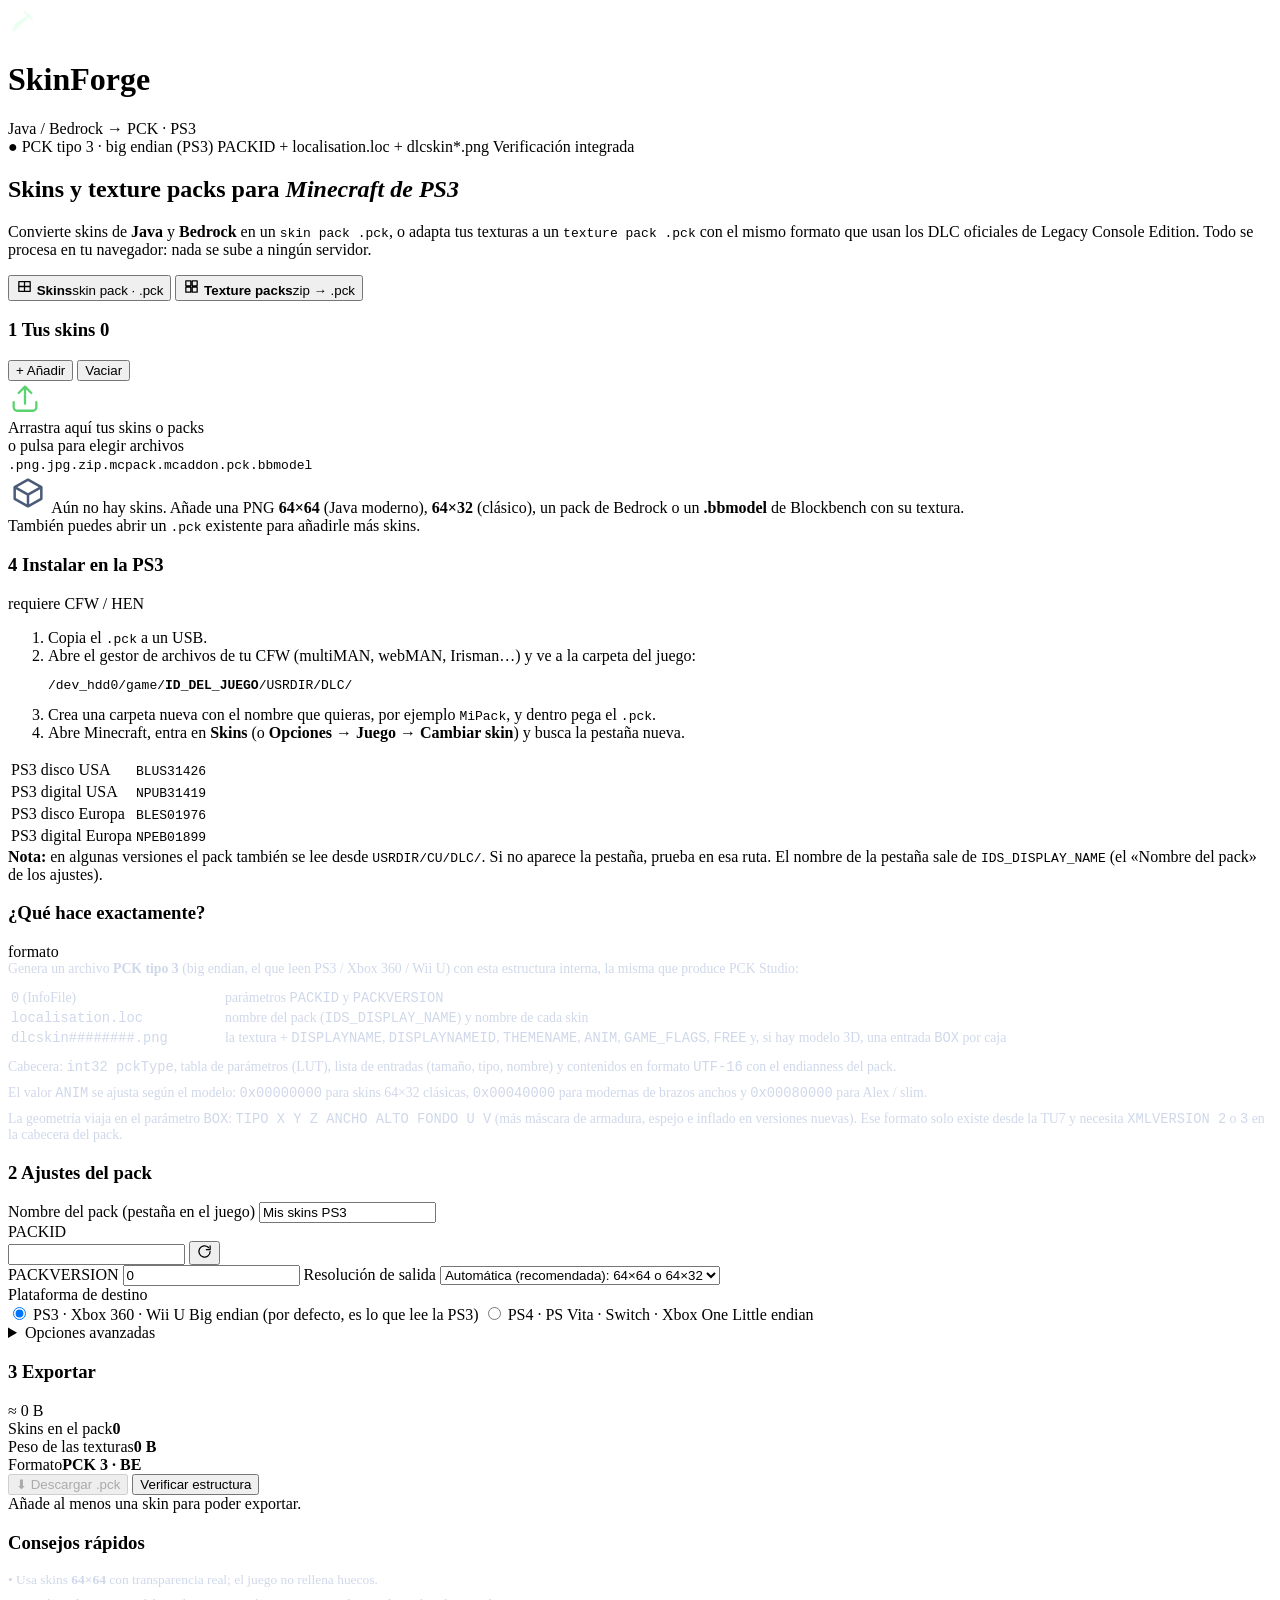
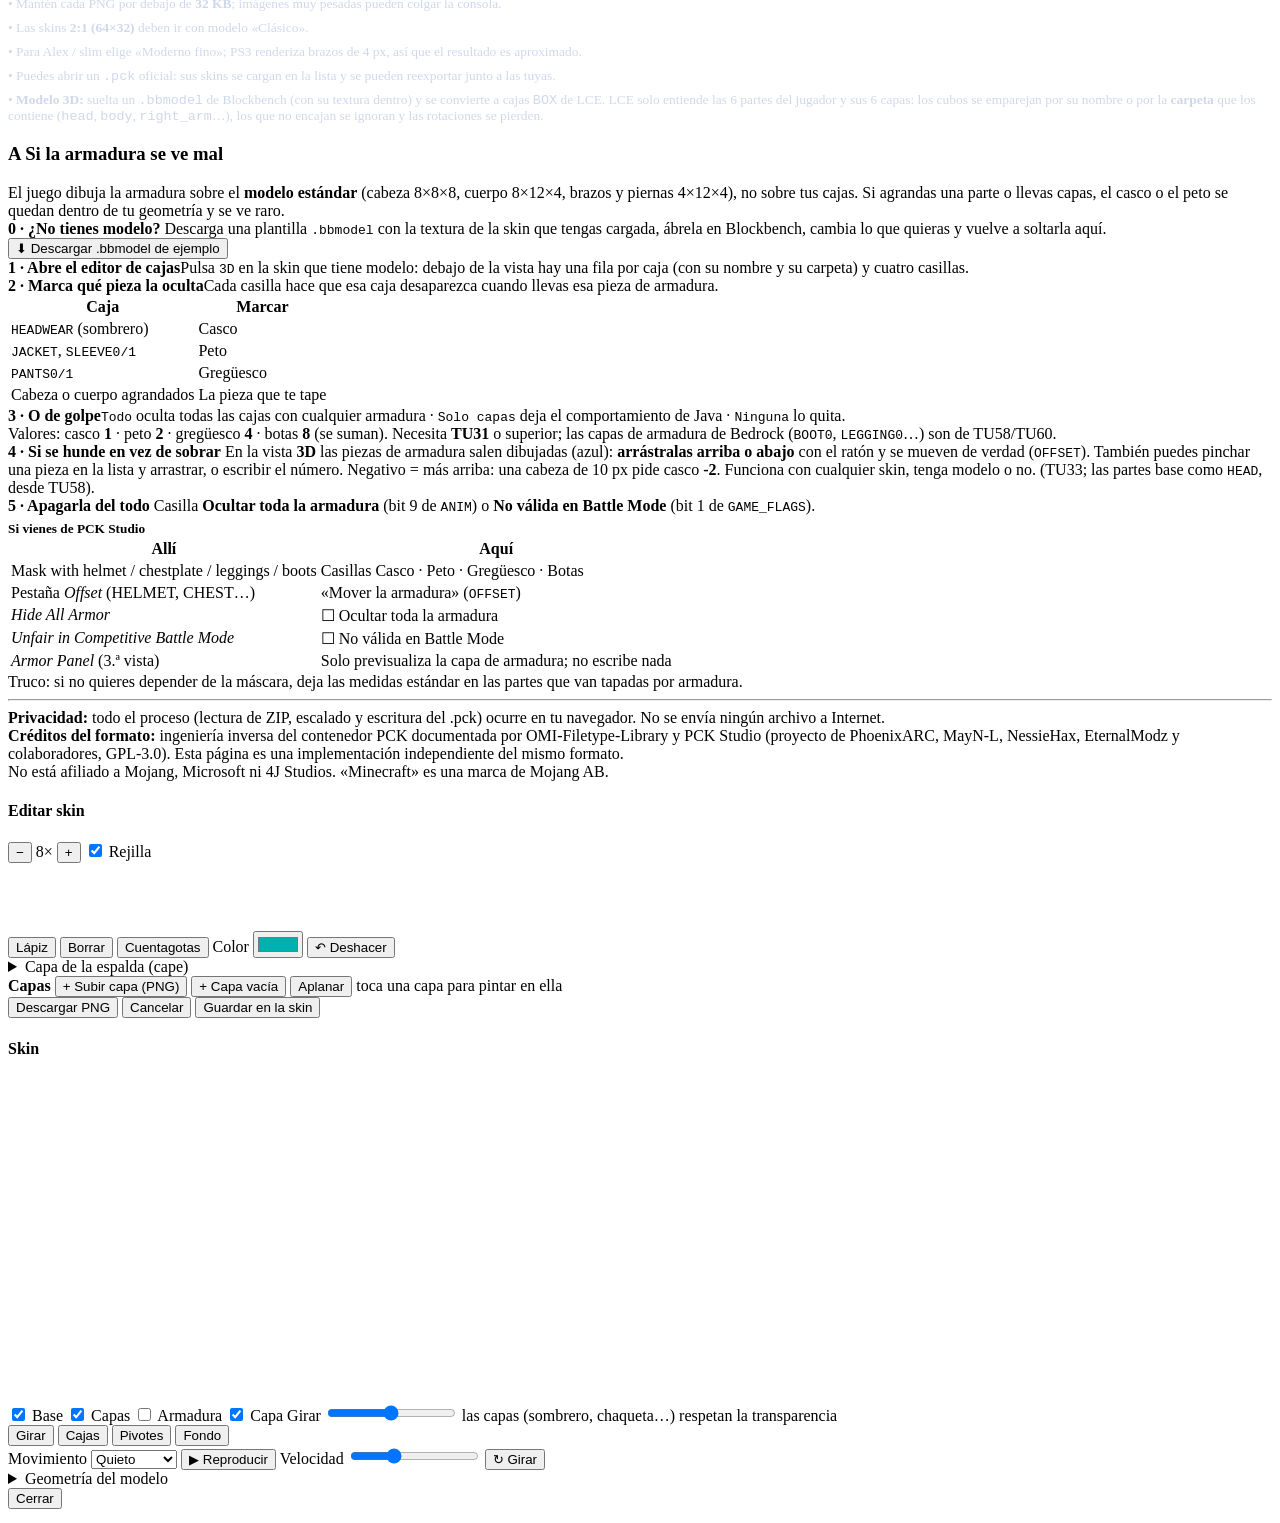
<file: src/index.template.html>
<!DOCTYPE html>
<html lang="es">
<head>
<meta charset="utf-8">
<meta name="viewport" content="width=device-width, initial-scale=1">
<title>SkinForge — Skins de Java/Bedrock a .pck para PS3</title>
<meta name="description" content="Convierte skins PNG de Minecraft Java o packs de Bedrock (.mcpack/.zip) en un skin pack .pck para Minecraft PS3 (Legacy Console Edition). Todo en tu navegador, sin subir archivos.">
<style>
/*@@CSS@@*/
</style>
</head>
<body>
<div class="wrap">

  <header class="hero">
    <div class="hero-top">
      <div class="brand">
        <div class="logo" aria-hidden="true">
          <svg width="28" height="28" viewBox="0 0 24 24" fill="none" stroke="#eafff0" stroke-width="1.9" stroke-linecap="round" stroke-linejoin="round">
            <path d="M14.5 3.5 20.5 9.5"/>
            <path d="M17.5 6.5 8 16l-3 3 1.5-4.5z" fill="#eafff0" fill-opacity=".35"/>
            <path d="M6 18 18 6"/>
          </svg>
        </div>
        <div>
          <h1>SkinForge</h1>
          <div class="tag">Java / Bedrock → PCK · PS3</div>
        </div>
      </div>
      <div class="hero-chips">
        <span class="chip green">● PCK tipo 3 · big endian (PS3)</span>
        <span class="chip cyan">PACKID + localisation.loc + dlcskin*.png</span>
        <span class="chip">Verificación integrada</span>
      </div>
    </div>

    <div class="hero-copy">
      <h2>Skins y texture packs para <em>Minecraft de PS3</em></h2>
      <p>Convierte skins de <b>Java</b> y <b>Bedrock</b> en un <code>skin pack .pck</code>, o adapta tus texturas a un
        <code>texture pack .pck</code> con el mismo formato que usan los DLC oficiales de Legacy Console Edition.
        Todo se procesa en tu navegador: nada se sube a ningún servidor.</p>
    </div>
  </header>


  <nav class="tabs" role="tablist" aria-label="Secciones">
    <button class="tab active" role="tab" id="tabBtnSkins" aria-controls="panel-skins" aria-selected="true">
      <span class="tab-ico" aria-hidden="true">
        <svg width="17" height="17" viewBox="0 0 24 24" fill="none" stroke="currentColor" stroke-width="1.8" stroke-linejoin="round">
          <path d="M4 5h16v14H4z"/><path d="M12 5v14M4 12h16"/>
        </svg>
      </span>
      <span class="tab-txt"><b>Skins</b><span>skin pack · .pck</span></span>
    </button>
    <button class="tab" role="tab" id="tabBtnTex" aria-controls="panel-tex" aria-selected="false">
      <span class="tab-ico" aria-hidden="true">
        <svg width="17" height="17" viewBox="0 0 24 24" fill="none" stroke="currentColor" stroke-width="1.8" stroke-linejoin="round">
          <path d="M4 4h7v7H4zM13 4h7v7h-7zM4 13h7v7H4zM13 13h7v7h-7z"/>
        </svg>
      </span>
      <span class="tab-txt"><b>Texture packs</b><span>zip → .pck</span></span>
    </button>
  </nav>

  <section class="tabpanel active" id="panel-skins" role="tabpanel" aria-labelledby="tabBtnSkins">
  <div class="grid">

    <!-- ============================ COLUMNA IZQUIERDA ============================ -->
    <div class="col">
      <section class="card" id="skinsCard">
        <div class="card-head">
          <h3><span class="step">1</span> Tus skins <span class="pill" id="skinCount">0</span></h3>
          <div class="tools">
            <button class="btn sm" id="pickBtn">+ Añadir</button>
            <button class="btn sm ghost" id="clearBtn">Vaciar</button>
          </div>
        </div>
        <div class="card-body">
          <div id="dropzone" class="dropzone" tabindex="0" role="button" aria-label="Añadir skins">
            <svg width="34" height="34" viewBox="0 0 24 24" fill="none" stroke="#5ad26f" stroke-width="1.6" stroke-linecap="round" stroke-linejoin="round">
              <path d="M12 16V4m0 0L7.5 8.5M12 4l4.5 4.5"/>
              <path d="M4 15v3.5A2.5 2.5 0 0 0 6.5 21h11A2.5 2.5 0 0 0 20 18.5V15"/>
            </svg>
            <div class="dz-title">Arrastra aquí tus skins o packs</div>
            <div class="dz-sub">o pulsa para elegir archivos</div>
            <div class="dz-formats">
              <code>.png</code><code>.jpg</code><code>.zip</code><code>.mcpack</code><code>.mcaddon</code><code>.pck</code><code>.bbmodel</code>
            </div>
          </div>
          <input type="file" id="fileInput" multiple accept=".png,.jpg,.jpeg,.webp,.zip,.mcpack,.mcaddon,.mcskin,.pck,image/png" hidden>

          <div class="empty" id="emptyState">
            <span class="big" aria-hidden="true">
              <svg width="40" height="40" viewBox="0 0 24 24" fill="none" stroke="#4a5a78" stroke-width="1.5" stroke-linejoin="round">
                <path d="M4 8.5 12 4l8 4.5v7L12 20l-8-4.5z"/>
                <path d="M4 8.5 12 13l8-4.5M12 13v7"/>
              </svg>
            </span>
            Aún no hay skins. Añade una PNG <b>64×64</b> (Java moderno), <b>64×32</b> (clásico), un pack de Bedrock
            o un <b>.bbmodel</b> de Blockbench con su textura.<br>
            También puedes abrir un <code>.pck</code> existente para añadirle más skins.
          </div>

          <div class="skin-list" id="skinList"></div>
        </div>
      </section>

      <section class="card" id="installCard">
        <div class="card-head">
          <h3><span class="step">4</span> Instalar en la PS3</h3>
          <span class="pill">requiere CFW / HEN</span>
        </div>
        <div class="card-body">
          <ol class="steps">
            <li>Copia el <code>.pck</code> a un USB.</li>
            <li>Abre el gestor de archivos de tu CFW (multiMAN, webMAN, Irisman…) y ve a la carpeta del juego:
              <pre class="path">/dev_hdd0/game/<b>ID_DEL_JUEGO</b>/USRDIR/DLC/</pre>
            </li>
            <li>Crea una carpeta nueva con el nombre que quieras, por ejemplo <code>MiPack</code>, y dentro pega el <code>.pck</code>.</li>
            <li>Abre Minecraft, entra en <b>Skins</b> (o <b>Opciones → Juego → Cambiar skin</b>) y busca la pestaña nueva.</li>
          </ol>
          <table class="ids">
            <tr><td>PS3 disco USA</td><td><code>BLUS31426</code></td></tr>
            <tr><td>PS3 digital USA</td><td><code>NPUB31419</code></td></tr>
            <tr><td>PS3 disco Europa</td><td><code>BLES01976</code></td></tr>
            <tr><td>PS3 digital Europa</td><td><code>NPEB01899</code></td></tr>
          </table>
          <div class="note"><b>Nota:</b> en algunas versiones el pack también se lee desde <code>USRDIR/CU/DLC/</code>.
            Si no aparece la pestaña, prueba en esa ruta. El nombre de la pestaña sale de <code>IDS_DISPLAY_NAME</code>
            (el «Nombre del pack» de los ajustes).</div>
        </div>
      </section>

      <section class="card" id="whatCard">
        <div class="card-head">
          <h3>¿Qué hace exactamente?</h3>
          <span class="pill">formato</span>
        </div>
        <div class="card-body" style="font-size:.86rem;color:#cfd8ea;display:grid;gap:10px">
          <p style="margin:0">Genera un archivo <b>PCK tipo 3</b> (big endian, el que leen PS3 / Xbox 360 / Wii U) con esta estructura interna, la misma que produce PCK Studio:</p>
          <table class="ids">
            <tr><td><code>0</code> (InfoFile)</td><td>parámetros <code>PACKID</code> y <code>PACKVERSION</code></td></tr>
            <tr><td><code>localisation.loc</code></td><td>nombre del pack (<code>IDS_DISPLAY_NAME</code>) y nombre de cada skin</td></tr>
            <tr><td><code>dlcskin########.png</code></td><td>la textura + <code>DISPLAYNAME</code>, <code>DISPLAYNAMEID</code>, <code>THEMENAME</code>, <code>ANIM</code>, <code>GAME_FLAGS</code>, <code>FREE</code> y, si hay modelo 3D, una entrada <code>BOX</code> por caja</td></tr>
          </table>
          <p style="margin:0">Cabecera: <code>int32 pckType</code>, tabla de parámetros (LUT), lista de entradas (tamaño, tipo, nombre) y contenidos en formato <code>UTF-16</code> con el endianness del pack.</p>
          <p style="margin:0">El valor <code>ANIM</code> se ajusta según el modelo: <code>0x00000000</code> para skins 64×32 clásicas, <code>0x00040000</code> para modernas de brazos anchos y <code>0x00080000</code> para Alex / slim.</p>
          <p style="margin:0">La geometría viaja en el parámetro <code>BOX</code>: <code>TIPO X Y Z ANCHO ALTO FONDO U V</code> (más máscara de armadura, espejo e inflado en versiones nuevas). Ese formato solo existe desde la TU7 y necesita <code>XMLVERSION 2</code> o <code>3</code> en la cabecera del pack.</p>
        </div>
      </section>
    </div>

    <!-- ============================ COLUMNA DERECHA ============================ -->
    <div class="col">
      <section class="card" id="settingsCard">
        <div class="card-head">
          <h3><span class="step">2</span> Ajustes del pack</h3>
        </div>
        <div class="card-body">
          <div class="settings">
            <label class="field">
              <span>Nombre del pack (pestaña en el juego)</span>
              <input type="text" id="packName" maxlength="48" value="Mis skins PS3" placeholder="Mi skin pack">
            </label>

            <div class="field">
              <span>PACKID</span>
              <div class="field-row" style="grid-template-columns:1fr 40px">
                <input type="text" id="packId" inputmode="numeric" title="0 – 16777215">
                <button class="icon-btn" id="rerollId" title="Generar otro PACKID">
                  <svg width="15" height="15" viewBox="0 0 24 24" fill="none" stroke="currentColor" stroke-width="2" stroke-linecap="round" stroke-linejoin="round">
                    <path d="M21 12a9 9 0 1 1-2.6-6.4"/><path d="M21 3v6h-6"/>
                  </svg>
                </button>
              </div>
            </div>

            <label class="field">
              <span>PACKVERSION</span>
              <input type="text" id="packVersion" inputmode="numeric" value="0">
            </label>

            <label class="field">
              <span>Resolución de salida</span>
              <select id="resolution">
                <option value="auto">Automática (recomendada): 64×64 o 64×32</option>
                <option value="64x64">Forzar 64×64 (moderno)</option>
                <option value="64x32">Forzar 64×32 (clásico)</option>
                <option value="orig">Mantener tamaño original</option>
              </select>
            </label>

            <div class="field">
              <span>Plataforma de destino</span>
              <div class="radio-group">
                <label class="radio">
                  <input type="radio" name="target" value="ps3" checked>
                  <span>
                    <span class="r-title">PS3 · Xbox 360 · Wii U</span>
                    <span class="r-sub">Big endian (por defecto, es lo que lee la PS3)</span>
                  </span>
                </label>
                <label class="radio">
                  <input type="radio" name="target" value="modern">
                  <span>
                    <span class="r-title">PS4 · PS Vita · Switch · Xbox One</span>
                    <span class="r-sub">Little endian</span>
                  </span>
                </label>
              </div>
            </div>

            <details class="adv">
              <summary>Opciones avanzadas</summary>
              <div class="adv-body">
                <label class="field">
                  <span>XMLVERSION / BOX version</span>
                  <select id="xmlVersion">
                    <option value="0">0 — formato clásico (recomendado)</option>
                    <option value="1">1</option>
                    <option value="2">2</option>
                    <option value="3">3 — BOX con escala (necesita parámetros BOX)</option>
                  </select>
                </label>
                <div class="hint" style="text-align:left">Déjalo en <b>0</b> salvo que sepas lo que haces: si el pack tiene skins con <code>BOX</code> y la versión no coincide, el juego puede cerrarse.</div>
              </div>
            </details>
          </div>
        </div>
      </section>

      <section class="card" id="exportCard">
        <div class="card-head">
          <h3><span class="step">3</span> Exportar</h3>
          <span class="pill" id="sumEst">≈ 0 B</span>
        </div>
        <div class="card-body">
          <div class="summary">
            <div class="row"><span>Skins en el pack</span><b id="sumSkins">0</b></div>
            <div class="row"><span>Peso de las texturas</span><b id="sumPng">0 B</b></div>
            <div class="row"><span>Formato</span><b id="sumFormat">PCK 3 · BE</b></div>
          </div>
          <div class="actions">
            <button class="btn primary block" id="downloadBtn" disabled>⬇ Descargar .pck</button>
            <button class="btn block" id="buildTestBtn">Verificar estructura</button>
          </div>
          <div class="hint" id="buildHint">Añade al menos una skin para poder exportar.</div>
          <div class="log" id="logWrap"></div>
        </div>
      </section>

      <section class="card" id="tipsCard">
        <div class="card-head">
          <h3>Consejos rápidos</h3>
        </div>
        <div class="card-body" style="font-size:.84rem;color:#cfd8ea;display:grid;gap:8px">
          <div>• Usa skins <b>64×64</b> con transparencia real; el juego no rellena huecos.</div>
          <div>• Mantén cada PNG por debajo de <b>32 KB</b>; imágenes muy pesadas pueden colgar la consola.</div>
          <div>• Las skins <b>2:1 (64×32)</b> deben ir con modelo «Clásico».</div>
          <div>• Para Alex / slim elige «Moderno fino»; PS3 renderiza brazos de 4 px, así que el resultado es aproximado.</div>
          <div>• Puedes abrir un <code>.pck</code> oficial: sus skins se cargan en la lista y se pueden reexportar junto a las tuyas.</div>
          <div>• <b>Modelo 3D:</b> suelta un <code>.bbmodel</code> de Blockbench (con su textura dentro) y se convierte a cajas <code>BOX</code> de LCE. LCE solo entiende las 6 partes del jugador y sus 6 capas: los cubos se emparejan por su nombre o por la <b>carpeta</b> que los contiene (<code>head</code>, <code>body</code>, <code>right_arm</code>…), los que no encajan se ignoran y las rotaciones se pierden.</div>
        </div>
      </section>

      <section class="card" id="armorCard">
        <div class="card-head">
          <h3><span class="num">A</span> Si la armadura se ve mal</h3>
        </div>
        <div class="card-body armor-help">
          <div>El juego dibuja la armadura sobre el <b>modelo estándar</b> (cabeza 8×8×8, cuerpo 8×12×4, brazos y piernas 4×12×4), no sobre tus cajas. Si agrandas una parte o llevas capas, el casco o el peto se quedan dentro de tu geometría y se ve raro.</div>
          <div class="armor-step"><b>0 · ¿No tienes modelo?</b>
            <span>Descarga una plantilla <code>.bbmodel</code> con la textura de la skin que tengas cargada, ábrela en Blockbench, cambia lo que quieras y vuelve a soltarla aquí.</span>
            <button class="btn sm ghost" id="exampleModelBtn">⬇ Descargar .bbmodel de ejemplo</button></div>
          <div class="armor-step"><b>1 · Abre el editor de cajas</b><span>Pulsa <code>3D</code> en la skin que tiene modelo: debajo de la vista hay una fila por caja (con su nombre y su carpeta) y cuatro casillas.</span></div>
          <div class="armor-step"><b>2 · Marca qué pieza la oculta</b><span>Cada casilla hace que esa caja desaparezca cuando llevas esa pieza de armadura.</span></div>
          <table>
            <tr><th>Caja</th><th>Marcar</th></tr>
            <tr><td><code>HEADWEAR</code> (sombrero)</td><td>Casco</td></tr>
            <tr><td><code>JACKET</code>, <code>SLEEVE0/1</code></td><td>Peto</td></tr>
            <tr><td><code>PANTS0/1</code></td><td>Gregüesco</td></tr>
            <tr><td>Cabeza o cuerpo agrandados</td><td>La pieza que te tape</td></tr>
          </table>
          <div class="armor-step"><b>3 · O de golpe</b><span><code>Todo</code> oculta todas las cajas con cualquier armadura · <code>Solo capas</code> deja el comportamiento de Java · <code>Ninguna</code> lo quita.</span></div>
          <div>Valores: casco <b>1</b> · peto <b>2</b> · gregüesco <b>4</b> · botas <b>8</b> (se suman). Necesita <b>TU31</b> o superior; las capas de armadura de Bedrock (<code>BOOT0</code>, <code>LEGGING0</code>…) son de TU58/TU60.</div>
          <div class="armor-step"><b>4 · Si se hunde en vez de sobrar</b>
            <span>En la vista <b>3D</b> las piezas de armadura salen dibujadas (azul): <b>arrástralas arriba o abajo</b> con el ratón y se mueven de verdad (<code>OFFSET</code>). También puedes pinchar una pieza en la lista y arrastrar, o escribir el número. Negativo = más arriba: una cabeza de 10 px pide casco <b>-2</b>. Funciona con cualquier skin, tenga modelo o no. (TU33; las partes base como <code>HEAD</code>, desde TU58).</span></div>
          <div class="armor-step"><b>5 · Apagarla del todo</b>
            <span>Casilla <b>Ocultar toda la armadura</b> (bit 9 de <code>ANIM</code>) o <b>No válida en Battle Mode</b> (bit 1 de <code>GAME_FLAGS</code>).</span></div>
          <h5 style="margin:6px 0 0">Si vienes de PCK Studio</h5>
          <table>
            <tr><th>Allí</th><th>Aquí</th></tr>
            <tr><td>Mask with helmet / chestplate / leggings / boots</td><td>Casillas Casco · Peto · Gregüesco · Botas</td></tr>
            <tr><td>Pestaña <i>Offset</i> (HELMET, CHEST…)</td><td>«Mover la armadura» (<code>OFFSET</code>)</td></tr>
            <tr><td><i>Hide All Armor</i></td><td>☐ Ocultar toda la armadura</td></tr>
            <tr><td><i>Unfair in Competitive Battle Mode</i></td><td>☐ No válida en Battle Mode</td></tr>
            <tr><td><i>Armor Panel</i> (3.ª vista)</td><td>Solo previsualiza la capa de armadura; no escribe nada</td></tr>
          </table>
          <div>Truco: si no quieres depender de la máscara, deja las medidas estándar en las partes que van tapadas por armadura.</div>
        </div>
      </section>
    </div>
  </div>
  </section>

  <section class="tabpanel" id="panel-tex" role="tabpanel" aria-labelledby="tabBtnTex" hidden>
  <div class="grid">

    <!-- ------------------------------- columna izquierda ------------------------------- -->
    <div class="col">

      <section class="card" id="baseCard">
        <div class="card-head">
          <h3><span class="step">1</span> Pack base de Legacy Console</h3>
          <span class="pill" id="baseState">sin cargar</span>
        </div>
        <div class="card-body">
          <div id="baseDrop" class="dropzone compact" tabindex="0" role="button" aria-label="Cargar pack base">
            <svg width="30" height="30" viewBox="0 0 24 24" fill="none" stroke="#5ad26f" stroke-width="1.6" stroke-linecap="round" stroke-linejoin="round">
              <path d="M12 16V4m0 0L7.5 8.5M12 4l4.5 4.5"/><path d="M4 15v3.5A2.5 2.5 0 0 0 6.5 21h11A2.5 2.5 0 0 0 20 18.5V15"/>
            </svg>
            <div class="dz-title">Suelta el texture pack <code>.pck</code> base</div>
            <div class="dz-sub">x16.pck / x32.pck, o cualquier pack de texturas de LCE</div>
            <div class="dz-formats"><code>.pck</code></div>
          </div>
          <input type="file" id="baseInput" accept=".pck" hidden>
          <div id="baseInfo"></div>
          <div id="baseAssets" class="asset-list"></div>
        </div>
      </section>

      <section class="card" id="texCard">
        <div class="card-head">
          <h3><span class="step">2</span> Tus texturas</h3>
          <div class="tools">
            <button class="btn sm" id="texPickBtn">+ Añadir .zip / .png</button>
            <button class="btn sm ghost" id="texClearBtn">Limpiar</button>
          </div>
        </div>
        <div class="card-body">
          <div id="texDrop" class="dropzone compact" tabindex="0" role="button" aria-label="Añadir texturas">
            <div class="dz-title">Suelta un <code>.zip</code> con texturas o PNGs sueltos</div>
            <div class="dz-sub">Se emparejan por ruta con las texturas del pack base</div>
            <div class="dz-formats"><code>.zip</code><code>.png</code><code>.jar</code></div>
          </div>
          <input type="file" id="texInput" accept=".zip,.png,.jar" multiple hidden>
          <div id="texReport" class="report"></div>
        </div>
      </section>

      <section class="card" id="texInstallCard">
        <div class="card-head">
          <h3><span class="step">4</span> Instalar el texture pack en la PS3</h3>
          <span class="pill">requiere CFW / HEN</span>
        </div>
        <div class="card-body">
          <ol class="steps">
            <li>Copia el <code>.pck</code> al USB.</li>
            <li>Con el gestor de archivos del CFW, entra en:
              <pre class="path">/dev_hdd0/game/<b>ID_DEL_JUEGO</b>/USRDIR/DLC/</pre>
            </li>
            <li>Crea una carpeta nueva (por ejemplo <code>MiTexturas</code>) y mete dentro el <code>.pck</code>.</li>
            <li>Abre Minecraft → <b>Opciones → Juego → Texture pack</b> y selecciona el tuyo. Algunos packs solo se aplican
              al crear un mundo nuevo o al recargar el mundo, así que sal y vuelve a entrar.</li>
          </ol>
          <table class="ids">
            <tr><td>PS3 disco USA</td><td><code>BLUS31426</code></td></tr>
            <tr><td>PS3 digital USA</td><td><code>NPUB31419</code></td></tr>
            <tr><td>PS3 disco Europa</td><td><code>BLES01976</code></td></tr>
            <tr><td>PS3 digital Europa</td><td><code>NPEB01899</code></td></tr>
          </table>
          <div class="note"><b>Importante:</b> el pack de texturas y el skin pack van en el <b>mismo</b> sitio
            (<code>USRDIR/DLC/&lt;carpeta&gt;/</code>), cada uno en su carpeta. Puedes tener los dos instalados a la vez.</div>
        </div>
      </section>
    </div>

    <!-- ------------------------------- columna derecha ------------------------------- -->
    <div class="col">

      <section class="card" id="texExportCard">
        <div class="card-head">
          <h3><span class="step">3</span> Exportar</h3>
          <span class="pill" id="texSumSize">—</span>
        </div>
        <div class="card-body">
          <div class="summary">
            <div class="row"><span>Archivos del pack</span><b id="texSumAssets">0</b></div>
            <div class="row"><span>Texturas sustituidas</span><b id="texSumPatched">0</b></div>
            <div class="row"><span>Formato de salida</span><b id="texSumFormat">PCK 3 · BE</b></div>
          </div>

          <div class="settings">
            <label class="field">
              <span>PACKID</span>
              <input type="text" id="texPackId" inputmode="numeric" placeholder="se lee del pack base">
            </label>
            <div class="field">
              <span>Endianness de salida</span>
              <div class="radio-group">
                <label class="radio">
                  <input type="radio" name="texTarget" value="ps3" checked>
                  <span><span class="r-title">PS3 · Xbox 360 · Wii U</span><span class="r-sub">Big endian</span></span>
                </label>
                <label class="radio">
                  <input type="radio" name="texTarget" value="modern">
                  <span><span class="r-title">PS4 · Vita · Switch</span><span class="r-sub">Little endian</span></span>
                </label>
              </div>
            </div>
          </div>

          <div class="actions" style="margin-top:14px">
            <button class="btn primary block" id="texDownloadBtn" disabled>⬇ Descargar .pck</button>
            <button class="btn block" id="texZipBtn" disabled>⬇ Exportar los PNG del pack (.zip)</button>
            <button class="btn block" id="texVerifyBtn" disabled>Verificar estructura</button>
          </div>
          <div class="hint" id="texHint">Carga primero un pack base .pck.</div>
          <div class="log" id="texLog"></div>
        </div>
      </section>

      <section class="card" id="texFaqCard">
        <div class="card-head">
          <h3>¿Se puede pasar un pack de Java tal cual?</h3>
          <span class="pill">honestidad</span>
        </div>
        <div class="card-body" style="font-size:.85rem;color:#cfd8ea;display:grid;gap:10px">
          <p style="margin:0"><b>No directamente.</b> Minecraft de PS3 no usa un PNG por bloque: guarda las texturas
            en <b>atlas</b> (<code>terrain.png</code>, <code>items.png</code>, <code>particles.png</code>,
            <code>art/kz.png</code>, <code>misc/explosion.png</code>…) con una rejilla y un orden fijos que no
            coinciden con los de Java ni Bedrock. Además necesita <code>colours.col</code> (tintes de bioma),
            modelos, animaciones… Un zip de Java no trae nada de eso, así que «convertirlo» tile a tile daría un
            pack roto.</p>
          <p style="margin:0">Lo que <b>sí</b> funciona (y hace esta pestaña): usar un pack de LCE como base y
            <b>sustituir sus texturas</b> por las tuyas, respetando el layout. Es el flujo real de los creadores de
            packs: extraer los atlas, editarlos y volver a empaquetarlos.</p>
          <ol class="steps" style="font-size:.82rem">
            <li>Consigue un pack base (<code>x16.pck</code>) — con PCK Studio o desde el propio juego.</li>
            <li>Pulsa <b>Exportar los PNG del pack (.zip)</b> y edita <code>terrain.png</code>, <code>items.png</code>… en tu editor.</li>
            <li>Vuelve a soltar el zip aquí: se sustituyen solo las texturas que coincidan.</li>
            <li>Descarga el <code>.pck</code> y instálalo en la PS3.</li>
          </ol>
          <p style="margin:0" class="muted">Rutas que se emparejan: <code>assets/minecraft/textures/block/x.png</code>
            → <code>textures/blocks/x.png</code>, <code>…/textures/item/x.png</code> → <code>textures/items/x.png</code>,
            <code>…/textures/entity/x.png</code> → <code>mob/x.png</code>, y coincidencia por nombre de archivo
            (p. ej. <code>terrain.png</code>).</p>
        </div>
      </section>
    </div>
  </div>
  </section>

  <footer class="foot">
    <hr>
    <div><b>Privacidad:</b> todo el proceso (lectura de ZIP, escalado y escritura del .pck) ocurre en tu navegador. No se envía ningún archivo a Internet.</div>
    <div><b>Créditos del formato:</b> ingeniería inversa del contenedor PCK documentada por OMI-Filetype-Library y PCK Studio (proyecto de PhoenixARC, MayN-L, NessieHax, EternalModz y colaboradores, GPL-3.0). Esta página es una implementación independiente del mismo formato.</div>
    <div>No está afiliado a Mojang, Microsoft ni 4J Studios. «Minecraft» es una marca de Mojang AB.</div>
  </footer>
</div>

<div id="toasts"></div>

<div class="overlay" id="editOverlay">
  <div class="modal editor-modal">
    <div class="ed-top">
      <h4 id="edTitle">Editar skin</h4>
      <div class="ed-zoom">
        <button class="btn sm ghost" id="edZoomOut" title="Alejar">−</button>
        <span class="zval" id="edZoomVal">8×</span>
        <button class="btn sm ghost" id="edZoomIn" title="Acercar">+</button>
        <label class="ed-check" title="Cuadrícula de píxeles"><input type="checkbox" id="edGridChk" checked> Rejilla</label>
      </div>
    </div>
    <div class="ed-stage" id="edStage">
      <canvas id="edCanvas" width="64" height="64"></canvas>
    </div>
    <div class="ed-tools" id="edTools">
      <button class="tool sel" data-tool="pencil">Lápiz</button>
      <button class="tool" data-tool="eraser">Borrar</button>
      <button class="tool" data-tool="picker">Cuentagotas</button>
      <label class="ed-color">Color <input type="color" id="edColor" value="#00afaf"></label>
      <button class="btn sm ghost" id="edUndo">↶ Deshacer</button>
      <div class="ed-swatches" id="edSwatches"></div>
    </div>
    <details class="cape-details" id="capeDetails">
      <summary id="capeSummary">Capa de la espalda (cape)</summary>
      <div class="cape-body">
        <div class="cape-presets" id="capePresets"></div>
        <div class="cape-row">
          <input type="text" id="capeQuery" placeholder="buscar capas: minecraft cape, mojang cape, alas…" enterkeyhint="search">
          <button class="btn sm" id="capeSearchBtn">Buscar</button>
          <button class="btn sm ghost" id="capeUploadBtn">Subir PNG</button>
          <button class="btn sm ghost" id="capeClearBtn">Quitar</button>
        </div>
        <div class="cape-results" id="capeResults"></div>
        <div class="cape-actions">
          <button class="btn sm" id="capeBakeBtn">Pintar en la espalda</button>
          <button class="btn sm ghost" id="capeDownloadBtn">Descargar capa.png</button>
          <button class="btn sm ghost" id="capeGoogleBtn">Buscar en Google Imágenes</button>
        </div>
        <p class="muted" id="capeNote">La capa se ve en la vista 3D (usa «Girar»). «Pintar en la espalda» la mete en la textura de la skin para que se vea en el juego.</p>
      </div>
    </details>

    <div class="ed-layers">
      <div class="ed-layers-head">
        <b>Capas</b>
        <button class="btn sm" id="edAddLayer">+ Subir capa (PNG)</button>
        <button class="btn sm ghost" id="edAddEmpty">+ Capa vacía</button>
        <button class="btn sm ghost" id="edFlatten">Aplanar</button>
        <span class="muted">toca una capa para pintar en ella</span>
      </div>
      <div class="ed-layer-list" id="edLayerList"></div>
    </div>
    <div class="ed-actions">
      <button class="btn ghost" id="edDownload">Descargar PNG</button>
      <button class="btn ghost" id="edCancel">Cancelar</button>
      <button class="btn" id="edSave">Guardar en la skin</button>
    </div>
  </div>
</div>

<div class="overlay" id="dollOverlay">
  <div class="modal">
    <h4 id="dollName">Skin</h4>
    <canvas id="dollCanvas" width="160" height="320"></canvas>
    <div class="doll-tools">
      <label class="arm"><input type="checkbox" id="showBaseChk" checked> Base</label>
      <label class="arm"><input type="checkbox" id="showCapasChk" checked> Capas</label>
      <label class="arm"><input type="checkbox" id="showArmorChk"> Armadura</label>
      <label class="arm"><input type="checkbox" id="showCapeChk" checked> Capa</label>
      <label class="arm yaw" title="Girar el muñeco">Girar <input type="range" id="yawRange" min="-180" max="180" step="5" value="0"></label>
      <span class="muted">las capas (sombrero, chaqueta…) respetan la transparencia</span>
    </div>
    <div class="doll-modes" id="dollModes">
      <button class="btn sm" data-modo="girar" id="modoGirar" title="Arrastra sobre el muñeco para girarlo">Girar</button>
      <button class="btn sm ghost" data-modo="caja" id="modoCaja" title="Arrastra una caja para moverla; los tiradores la estiran">Cajas</button>
      <button class="btn sm ghost" data-modo="pivote" id="modoPivote" title="Mueve el punto de giro de cada carpeta">Pivotes</button>
      <button class="btn sm ghost" id="cajaFondo" title="Con «Cajas»: arrastrar mueve la caja hacia delante o hacia atrás (eje Z)">Fondo</button>
      <span class="muted" id="modoHint"></span>
    </div>
    <div class="doll-anim">
      <label class="arm">Movimiento
        <select id="animSel" title="Ver el modelo andando, corriendo, nadando…">
          <option value="quieto">Quieto</option>
          <option value="andar">Andando</option>
          <option value="correr">Corriendo</option>
          <option value="nadar">Nadando</option>
          <option value="saltar">Saltando</option>
          <option value="agachado">Agachado</option>
          <option value="saludar">Saludando</option>
        </select>
      </label>
      <button class="btn sm" id="animPlay" title="Reproducir / parar">▶ Reproducir</button>
      <label class="arm vel">Velocidad <input type="range" id="animVel" min="0.3" max="2.5" step="0.1" value="1"></label>
      <button class="btn sm ghost" id="animRotate" title="Girar el muñeco; también puedes arrastrarlo con el dedo o el ratón">↻ Girar</button>
    </div>
    <div class="doll-pivotes" id="pivotePanel"></div>
    <div class="muted" id="dollMeta"></div>
    <div class="doll-note" id="dollNote"></div>
    <div class="box-editor" id="boxEditor"></div>
    <details class="geo-details" id="geoDetails">
      <summary id="geoSummary">Geometría del modelo</summary>
      <div class="geo-editor" id="geoEditor"></div>
    </details>
    <button class="btn sm" id="dollClose">Cerrar</button>
  </div>
</div>

<script>
/*@@PCK@@*/
</script>
<script>
/*@@APP@@*/
</script>
</body>
</html>
</file>
